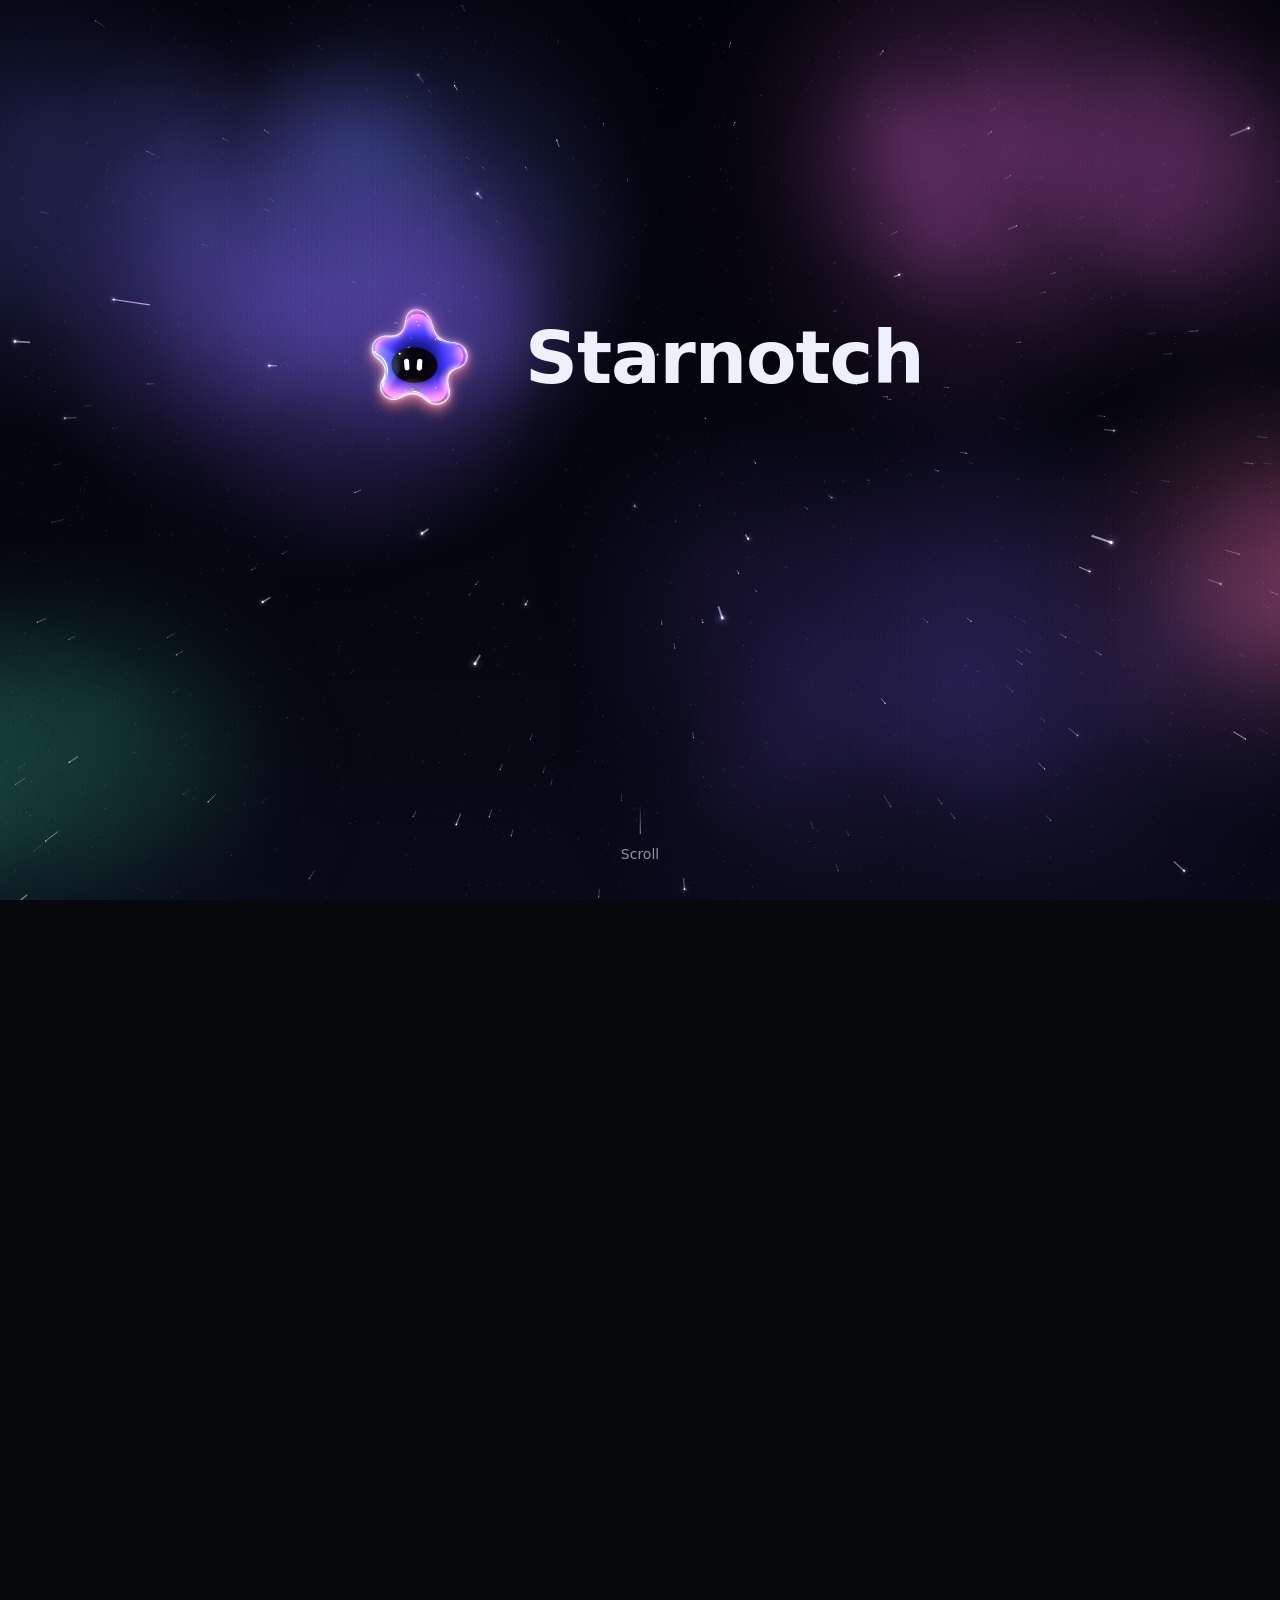
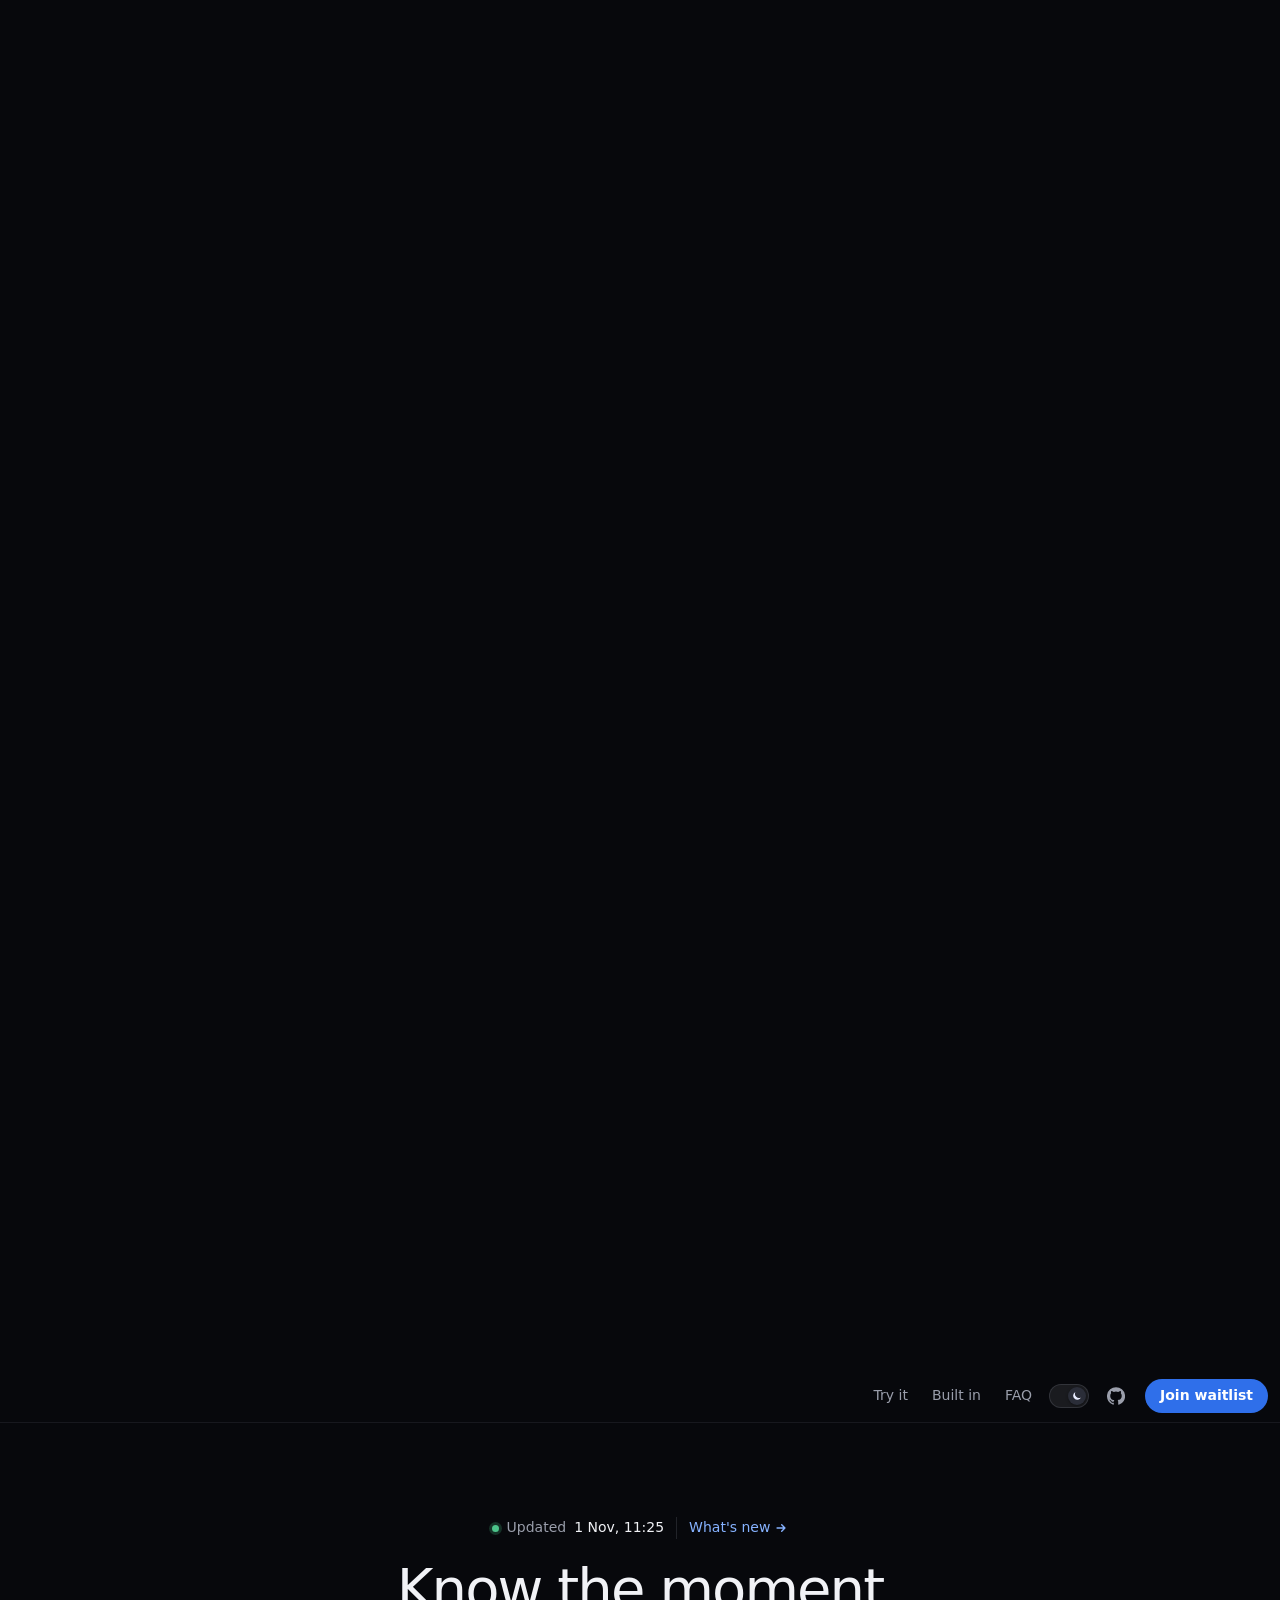
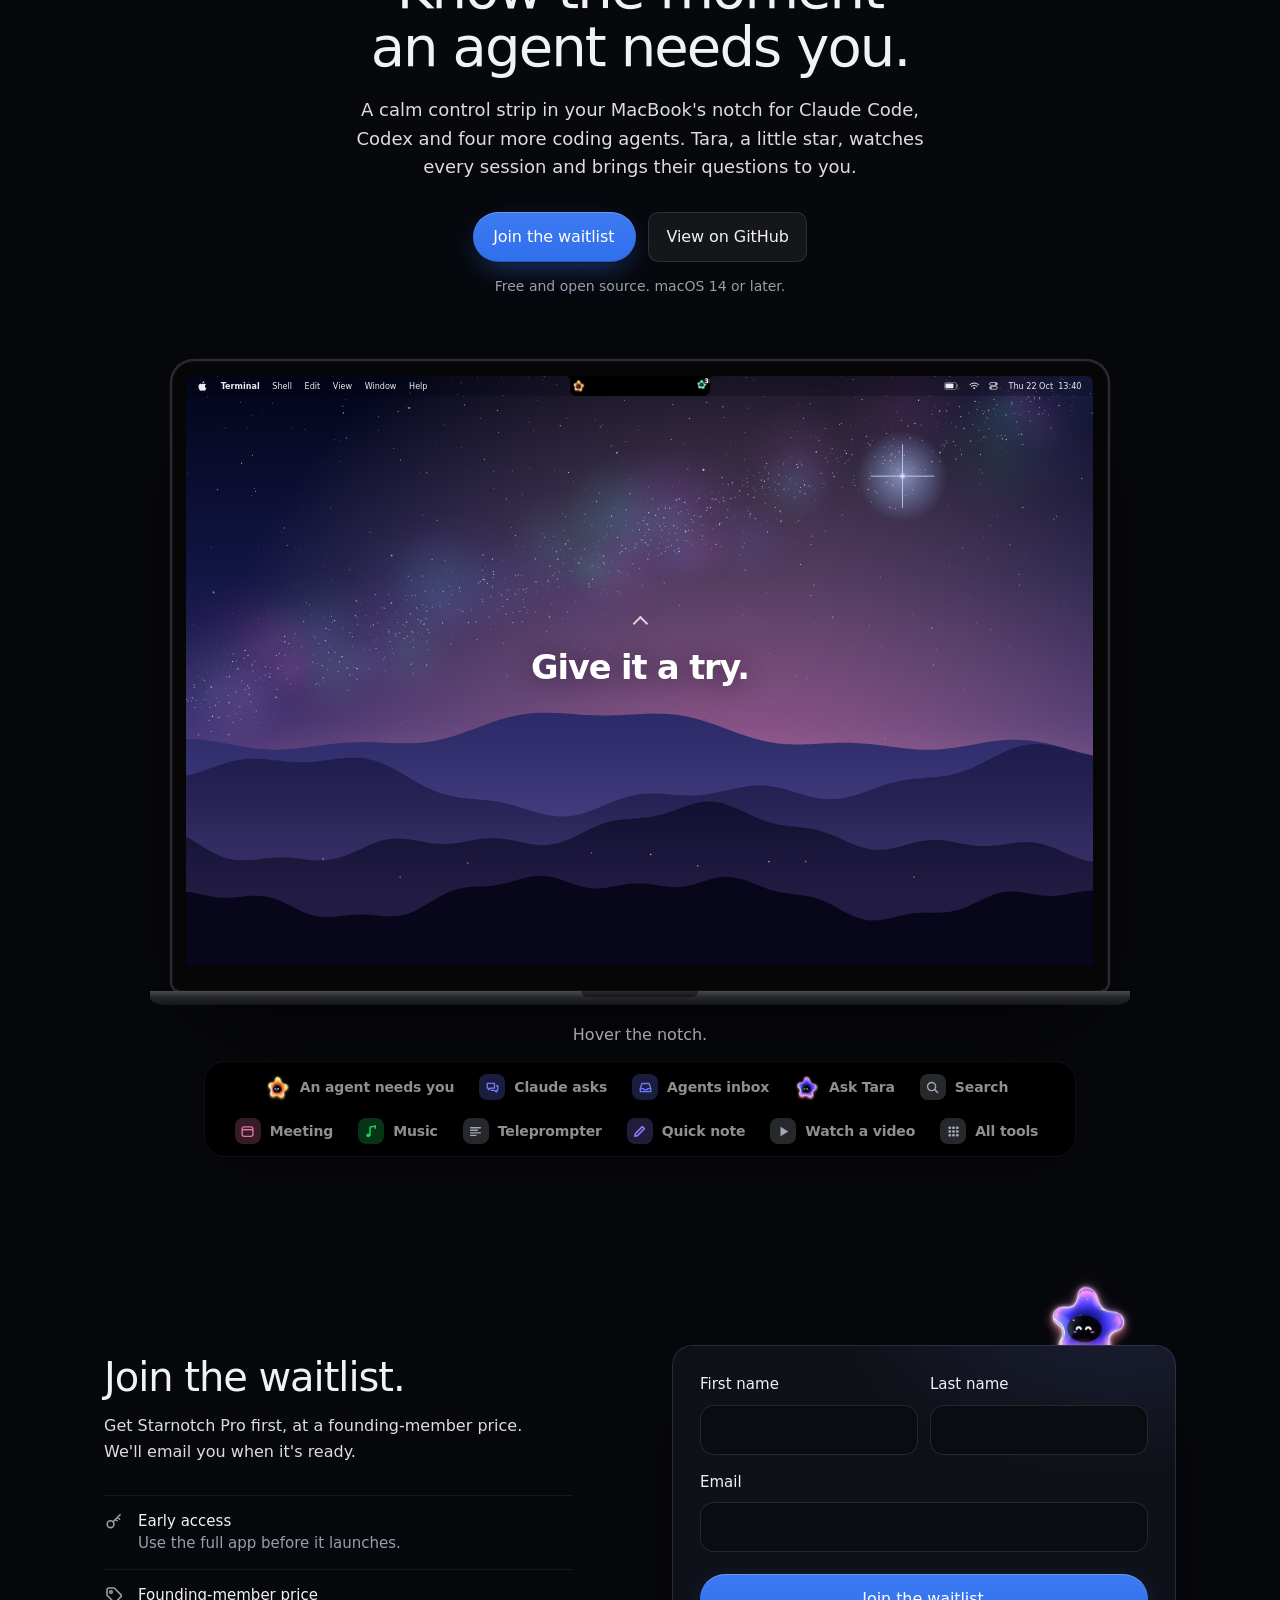
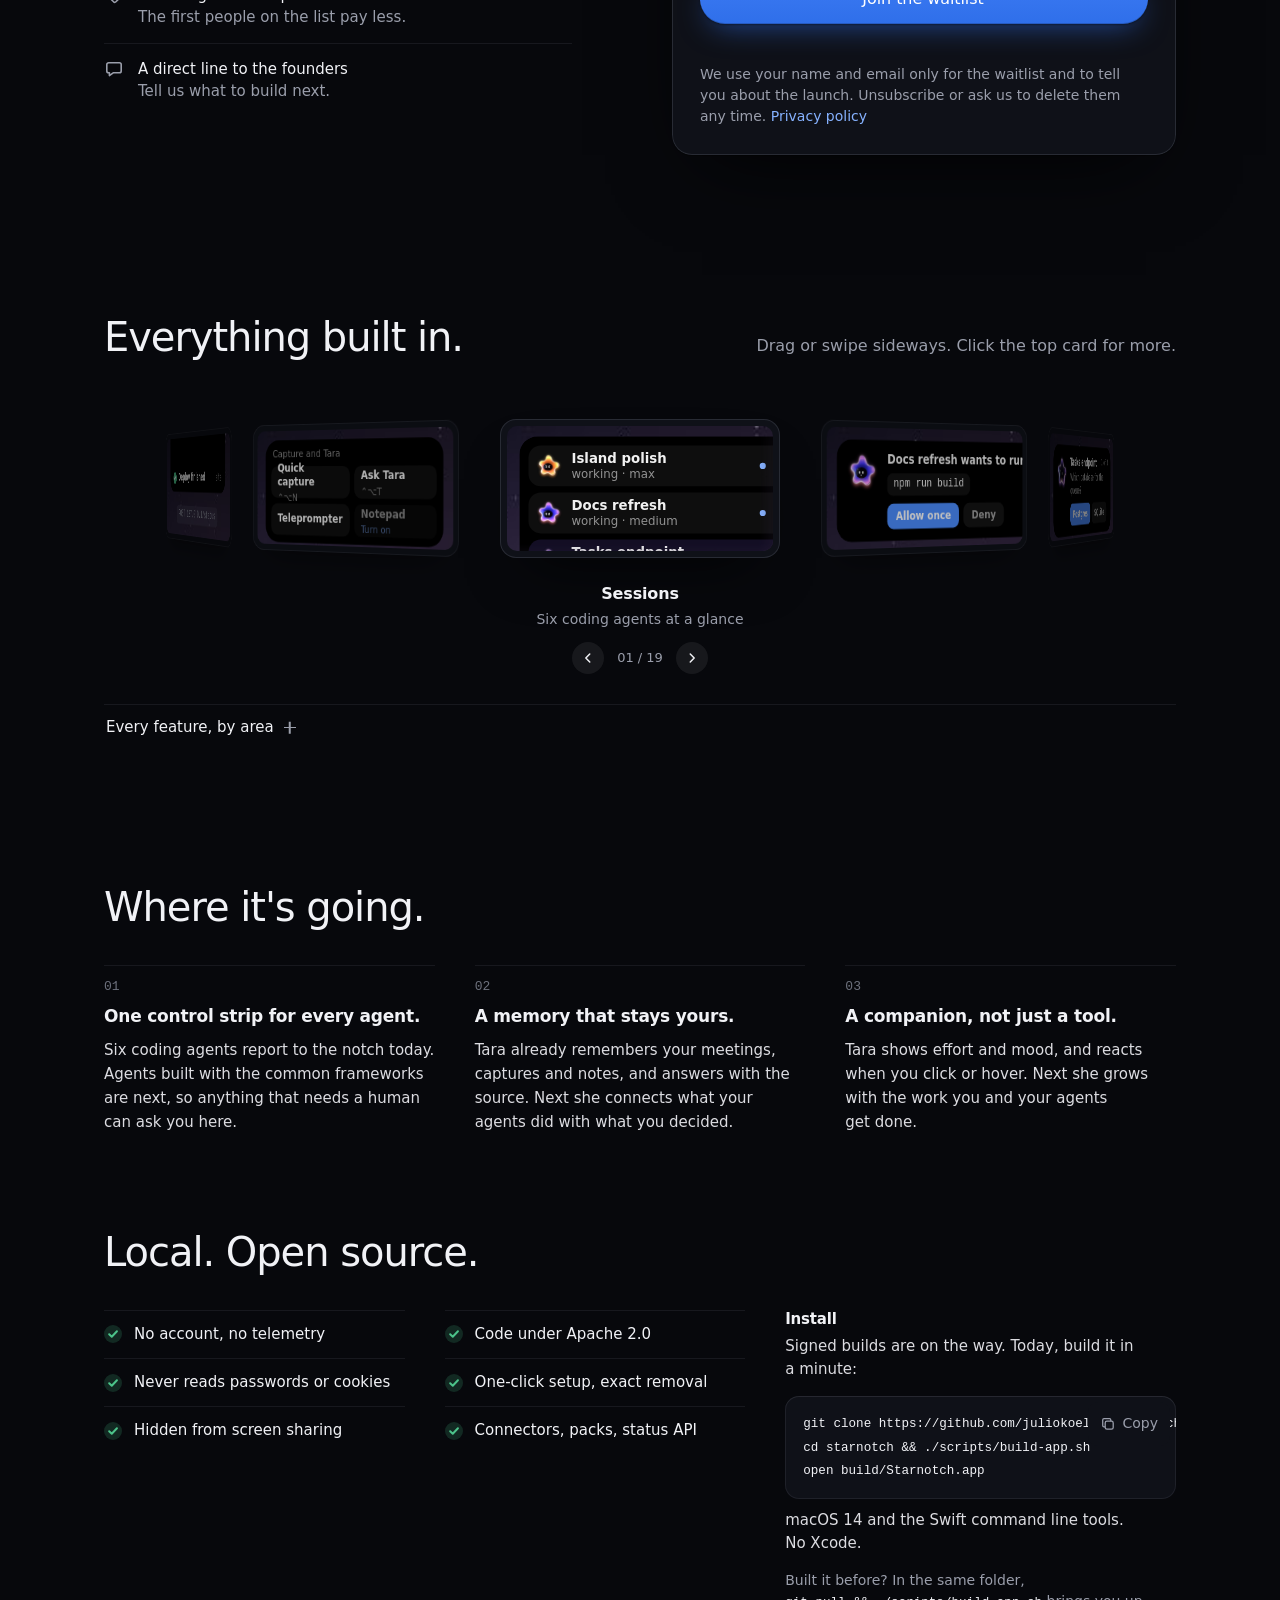
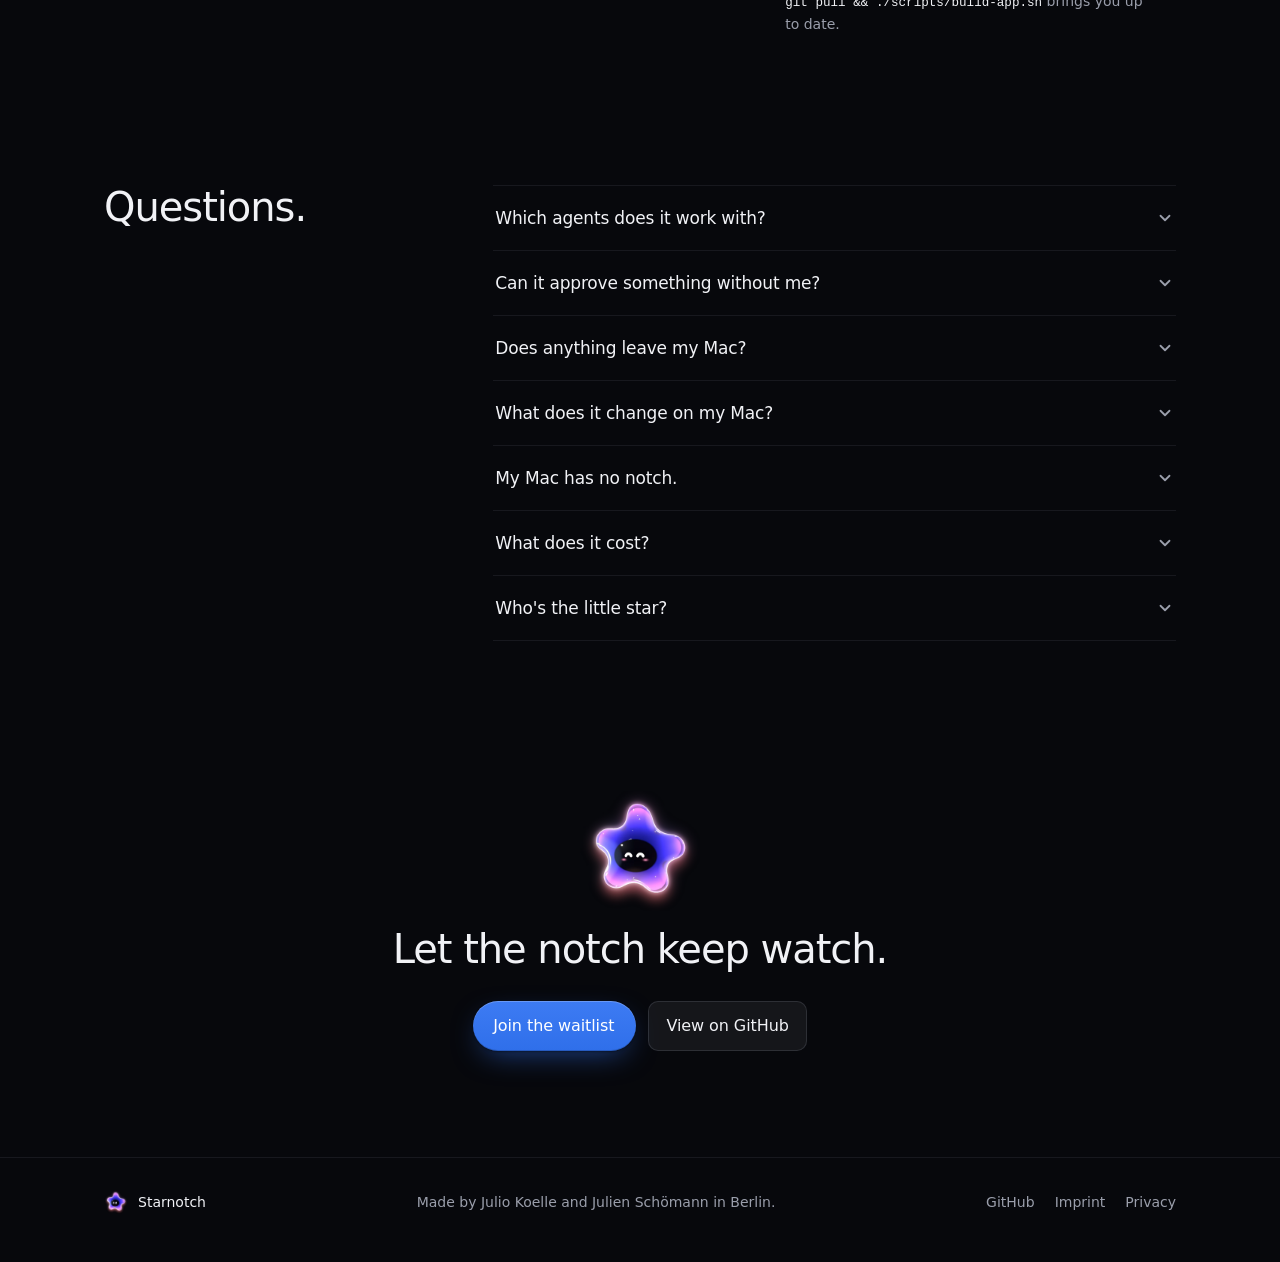
<file: index.html>
<!doctype html>
<html lang="en" data-theme="dark">
<head>
  <meta charset="utf-8">
  <meta name="viewport" content="width=device-width, initial-scale=1">
  <title>Starnotch · Know the moment an agent needs you</title>
  <meta name="description" content="Starnotch turns the MacBook notch into a calm control strip for your coding agents: Claude Code, Codex, Cursor, Copilot CLI, Gemini CLI and opencode. Approvals, one inbox for everything that needs you, and Tara, a little star who remembers your meetings and notes. Free and open source.">
  <meta property="og:title" content="Starnotch">
  <meta property="og:description" content="Know the moment an agent needs you. Free and open source for macOS.">
  <meta property="og:type" content="website">
  <meta property="og:image" content="https://starnotch.app/assets/og.png">
  <meta name="color-scheme" content="light dark">
  <meta name="theme-color" content="#07080c">
  <script>
    /* Dark by default; a choice made with the switch is remembered. Runs before first paint. */
    (function () { var t = 'dark'; try { t = localStorage.getItem('starnotch-theme') || 'dark'; } catch (e) {} document.documentElement.dataset.theme = t === 'light' ? 'light' : 'dark'; })();
  </script>
  <link rel="icon" href="favicon.ico?v=2" sizes="any">
  <link rel="icon" type="image/png" href="assets/icon-64.png?v=2">
  <link rel="apple-touch-icon" href="assets/apple-touch-icon.png?v=2">
  <link rel="stylesheet" href="shared/base.css">
  <link rel="stylesheet" href="shared/island.css?v=1029g">
  <link rel="stylesheet" href="style.css?v=1104a">
  <!-- Umami: visitor counts without cookies (privacy.html, section 2) -->
  <script defer src="https://cloud.umami.is/script.js" data-website-id="97f6c613-10b3-41fd-90ab-131f546e1269"></script>
</head>
<body>
  <script src="shared/sky.js"></script>
  <a class="skip" href="#main">Skip to content</a>


  <!-- The intro: a night sky you fly into as you scroll. The wordmark rides along and lands in the
       top-left of the bar as the page proper arrives. With reduced motion: a still sky, logo in place. -->
  <section class="intro" id="intro" aria-label="Starnotch">
    <div class="intro-frame" id="introFrame">
      <canvas class="sky" id="sky" aria-hidden="true"></canvas>
      <div class="intro-c">
        <p class="intro-line" id="l1">Your agents keep working while you look away.</p>
        <p class="intro-line" id="l2">Starnotch tells you when one needs you.</p>
      </div>
      <p class="cue" id="cue" aria-hidden="true"><span></span>Scroll</p>
    </div>
  </section>
  <div class="fly" id="fly" aria-hidden="true"><div><img src="assets/astra/nova/neutral.webp" alt="" width="28" height="28"><span>Starnotch</span></div></div>

  <header class="bar" id="bar">
    <a class="mark" id="mark" href="#play" aria-label="Starnotch, to the start of the page"><img src="assets/astra/nova/neutral.webp" alt="" width="28" height="28"><span>Starnotch</span></a>
    <nav class="bar-nav" aria-label="Sections">
      <a class="tx" href="#play">Try it</a>
      <a class="tx" href="#built-in">Built in</a>
      <a class="tx" href="#faq">FAQ</a>
      <button class="theme" id="theme" type="button" role="switch" aria-checked="false" aria-label="Dark mode">
        <span class="theme-track"><span class="theme-knob">
          <svg class="sun" viewBox="0 0 16 16" aria-hidden="true" fill="none" stroke="currentColor" stroke-width="1.5" stroke-linecap="round"><circle cx="8" cy="8" r="2.7"/><path d="M8 1.7v1.2M8 13.1v1.2M1.7 8h1.2M13.1 8h1.2M3.6 3.6l.85.85M11.55 11.55l.85.85M3.6 12.4l.85-.85M11.55 4.45l.85-.85"/></svg>
          <svg class="moon" viewBox="0 0 16 16" aria-hidden="true" fill="currentColor"><path d="M13.3 10.1A5.5 5.5 0 0 1 5.9 2.7a5.5 5.5 0 1 0 7.4 7.4Z"/></svg>
        </span></span>
      </button>
      <a class="gh" data-umami-event="github" data-umami-event-place="bar" href="https://github.com/juliokoelle/starnotch" aria-label="Starnotch on GitHub">
        <svg viewBox="0 0 16 16" aria-hidden="true"><path fill="currentColor" d="M8 .2a8 8 0 0 0-2.53 15.59c.4.07.55-.17.55-.38v-1.35c-2.23.49-2.7-1.07-2.7-1.07-.36-.92-.89-1.17-.89-1.17-.73-.5.05-.49.05-.49.8.06 1.23.83 1.23.83.72 1.22 1.88.87 2.33.66.07-.52.28-.87.5-1.07-1.78-.2-3.65-.89-3.65-3.95 0-.87.31-1.59.82-2.15-.08-.2-.36-1.02.08-2.12 0 0 .67-.21 2.2.82a7.6 7.6 0 0 1 4 0c1.53-1.03 2.2-.82 2.2-.82.44 1.1.16 1.92.08 2.12.51.56.82 1.28.82 2.15 0 3.07-1.87 3.75-3.66 3.95.29.25.54.73.54 1.48v2.2c0 .21.15.46.55.38A8 8 0 0 0 8 .2"/></svg>
      </a>
      <a class="bar-cta" data-umami-event="waitlist-cta" data-umami-event-place="bar" href="#waitlist">Join waitlist</a>
    </nav>
  </header>

  <main id="main" class="page">

    <section class="playsec" id="play" aria-labelledby="play-h">
      <div class="wrap play-head">
        <a class="updated" href="whats-new/" data-updated><span class="updated-dot" aria-hidden="true"></span>Updated <time datetime="2026-11-01T11:25:31Z">1 Nov, 12:25</time><span class="updated-more">What's new<svg width="14" height="14" viewBox="0 0 16 16" aria-hidden="true" fill="none" stroke="currentColor" stroke-width="1.6" stroke-linecap="round" stroke-linejoin="round"><path d="M3.5 8h9M8.8 4.3 12.5 8l-3.7 3.7"/></svg></span></a>
        <h1 id="play-h">Know the moment an agent needs&nbsp;you.</h1>
        <p class="lede">A calm control strip in your MacBook's notch for Claude Code, Codex and four more coding agents. Tara, a little star, watches every session and brings their questions to&nbsp;you.</p>
        <div class="ctas">
          <a class="btn btn-primary" data-umami-event="waitlist-cta" data-umami-event-place="hero" href="#waitlist">Join the waitlist</a>
          <a class="btn btn-secondary" data-umami-event="github" data-umami-event-place="hero" href="https://github.com/juliokoelle/starnotch">View on GitHub</a>
        </div>
        <p class="cta-note">Free and open source. macOS 14 or later.</p>
      </div>
      <!-- The one product shot: a 14-inch MacBook Pro display, drawn to scale (1512 x 982 pt),
           with the live notch at its real size (185 x 32 pt). Everything inside scales together. -->
      <div class="desk-view" id="deskView">
        <div class="desk" id="desk">
          <div class="desk-screen" id="screen">
            <canvas class="wall" id="wall" aria-hidden="true"></canvas>
            <div class="menubar" aria-hidden="true">
              <span class="mb-l"><svg class="apple" viewBox="0 0 14 17"><path fill="currentColor" d="M11.6 9c0-2 1.6-2.9 1.7-3a3.7 3.7 0 0 0-2.9-1.6c-1.2-.1-2.4.7-3 .7s-1.6-.7-2.6-.7A3.9 3.9 0 0 0 1.5 6.4c-1.4 2.4-.4 6 1 8 .7 1 1.4 2 2.5 2s1.4-.7 2.6-.7 1.5.7 2.6.7 1.8-1 2.4-2a8 8 0 0 0 1.1-2.3A3.4 3.4 0 0 1 11.6 9ZM9.6 3A3.4 3.4 0 0 0 10.4.5a3.5 3.5 0 0 0-2.3 1.2 3.3 3.3 0 0 0-.8 2.4A2.9 2.9 0 0 0 9.6 3Z"/></svg><b>Terminal</b><span>Shell</span><span>Edit</span><span>View</span><span>Window</span><span>Help</span></span>
              <span class="mb-r"><svg viewBox="0 0 22 12"><rect x=".6" y=".6" width="18.4" height="10.8" rx="3" fill="none" stroke="currentColor" stroke-width="1.1" opacity=".55"/><rect x="2.2" y="2.2" width="12.4" height="7.6" rx="1.6" fill="currentColor"/><path d="M20.4 4.2v3.6" stroke="currentColor" stroke-width="1.3" stroke-linecap="round" opacity=".55"/></svg><svg viewBox="0 0 16 12"><path d="M8 11.2 6.1 9.1a2.7 2.7 0 0 1 3.8 0Z" fill="currentColor"/><path d="M3.7 6.7a6.1 6.1 0 0 1 8.6 0M1.3 4.1a9.5 9.5 0 0 1 13.4 0" fill="none" stroke="currentColor" stroke-width="1.5" stroke-linecap="round"/></svg><svg viewBox="0 0 16 14"><rect x="1" y="1" width="14" height="5" rx="2.5" fill="none" stroke="currentColor" stroke-width="1.2"/><circle cx="12.5" cy="3.5" r="1.6" fill="currentColor"/><rect x="1" y="8" width="14" height="5" rx="2.5" fill="none" stroke="currentColor" stroke-width="1.2"/><circle cx="3.5" cy="10.5" r="1.6" fill="currentColor"/></svg><span class="num">Thu 22 Oct&nbsp; 13:40</span></span>
            </div>
            <div class="give"><span class="up" aria-hidden="true"></span><p>Give it a try.</p></div>
            <div class="screen-dim" id="dim"></div>
            <div id="island"></div>
          </div>
        </div>
        <div class="desk-foot" aria-hidden="true"></div>
      </div>
      <div class="coach" id="coach">
        <p class="hint" id="hint" aria-live="polite">Hover the notch.</p>
        <!-- What the notch can tell you, as the notch tells it: black, one line, a tinted icon. Idle, the
             display's notch plays these sneaks in turn; hover or focus one to see it, click to try it. -->
        <div class="sneaks" id="chips" role="group" aria-label="Things to try">
          <button class="sn" type="button" data-ev="ask" style="--c:#6E7BFF"><span class="sn-ic img" aria-hidden="true"><img src="assets/astra/sol/surprised.webp" alt="" width="26" height="26"></span><span class="sn-t">An agent needs you</span><span class="sn-bar" aria-hidden="true"></span></button>
          <button class="sn" type="button" data-ev="question" style="--c:#6E7BFF"><span class="sn-ic" aria-hidden="true"><svg viewBox="0 0 20 20" fill="none" stroke="currentColor" stroke-width="1.8" stroke-linejoin="round"><path d="M3 4.4h9.6v6.4H7.4L4.6 13v-2.2H3z"/><path d="M14.6 7.6H17v6.2h-1.6V16l-2.8-2.2H8.4v-1"/></svg></span><span class="sn-t">Claude asks</span><span class="sn-bar" aria-hidden="true"></span></button>
          <button class="sn" type="button" data-ev="inbox" style="--c:#6E7BFF"><span class="sn-ic" aria-hidden="true"><svg viewBox="0 0 20 20" fill="none" stroke="currentColor" stroke-width="1.8" stroke-linejoin="round"><path d="M3 11.4 5.2 4.6h9.6l2.2 6.8v4H3z"/><path d="M3 11.4h4.2l1 1.8h3.6l1-1.8H17"/></svg></span><span class="sn-t">Agents inbox</span><span class="sn-bar" aria-hidden="true"></span></button>
          <button class="sn" type="button" data-ev="tara" style="--c:#6E7BFF"><span class="sn-ic img" aria-hidden="true"><img src="assets/astra/nova/happy.webp" alt="" width="26" height="26"></span><span class="sn-t">Ask Tara</span><span class="sn-bar" aria-hidden="true"></span></button>
          <button class="sn" type="button" data-ev="search" style="--c:#a4a8b6"><span class="sn-ic" aria-hidden="true"><svg viewBox="0 0 20 20" fill="none" stroke="currentColor" stroke-width="1.9" stroke-linecap="round"><circle cx="8.8" cy="8.8" r="5.4"/><path d="m12.8 12.8 4 4"/></svg></span><span class="sn-t">Search</span><span class="sn-bar" aria-hidden="true"></span></button>
          <button class="sn" type="button" data-ev="meeting" style="--c:#e674a8"><span class="sn-ic" aria-hidden="true"><svg viewBox="0 0 20 20" fill="none" stroke="currentColor" stroke-width="1.8"><rect x="2.8" y="3.8" width="14.4" height="12.6" rx="2.6"/><path d="M2.8 7.6h14.4"/></svg></span><span class="sn-t">Meeting</span><span class="sn-bar" aria-hidden="true"></span></button>
          <button class="sn" type="button" data-ev="music" style="--c:#1ed760"><span class="sn-ic" aria-hidden="true"><svg viewBox="0 0 20 20" fill="none" stroke="currentColor" stroke-width="1.9" stroke-linecap="round"><path d="M8 15.2V4.2l7-1.4v3"/><circle cx="5.6" cy="15.2" r="2.4" fill="currentColor" stroke="none"/></svg></span><span class="sn-t">Music</span><span class="sn-bar" aria-hidden="true"></span></button>
          <button class="sn" type="button" data-ev="prompter" style="--c:#a4a8b6"><span class="sn-ic" aria-hidden="true"><svg viewBox="0 0 20 20" fill="none" stroke="currentColor" stroke-width="1.9" stroke-linecap="round"><path d="M3.5 5h13M3.5 8.4h9M3.5 11.8h13M3.5 15.2h7"/></svg></span><span class="sn-t">Teleprompter</span><span class="sn-bar" aria-hidden="true"></span></button>
          <button class="sn" type="button" data-ev="capture" style="--c:#8f76f6"><span class="sn-ic" aria-hidden="true"><svg viewBox="0 0 16 16" fill="none" stroke="currentColor" stroke-width="1.7" stroke-linecap="round" stroke-linejoin="round"><path d="M3 13l.6-2.8L11 2.8l2.2 2.2-7.4 7.4z"/></svg></span><span class="sn-t">Quick note</span><span class="sn-bar" aria-hidden="true"></span></button>
          <button class="sn" type="button" data-ev="watch" style="--c:#a4a8b6"><span class="sn-ic" aria-hidden="true"><svg viewBox="0 0 20 20" fill="currentColor"><path d="M6 3.8v12.4L16.4 10z"/></svg></span><span class="sn-t">Watch a video</span><span class="sn-bar" aria-hidden="true"></span></button>
          <button class="sn" type="button" data-ev="alltools" style="--c:#a4a8b6"><span class="sn-ic" aria-hidden="true"><svg viewBox="0 0 20 20" fill="currentColor"><rect x="3.2" y="3.2" width="3.6" height="3.6" rx="1"/><rect x="8.2" y="3.2" width="3.6" height="3.6" rx="1"/><rect x="13.2" y="3.2" width="3.6" height="3.6" rx="1"/><rect x="3.2" y="8.2" width="3.6" height="3.6" rx="1"/><rect x="8.2" y="8.2" width="3.6" height="3.6" rx="1"/><rect x="13.2" y="8.2" width="3.6" height="3.6" rx="1"/><rect x="3.2" y="13.2" width="3.6" height="3.6" rx="1"/><rect x="8.2" y="13.2" width="3.6" height="3.6" rx="1"/><rect x="13.2" y="13.2" width="3.6" height="3.6" rx="1"/></svg></span><span class="sn-t">All tools</span><span class="sn-bar" aria-hidden="true"></span></button>
        </div>
        <div class="knobs" id="knobs" hidden>
          <div class="seg" role="radiogroup" aria-label="Effort" id="effort"><span class="seg-ind" aria-hidden="true"></span></div>
          <div class="seg" role="radiogroup" aria-label="Character" id="chars">
            <span class="seg-ind" aria-hidden="true"></span>
            <button type="button" role="radio" aria-checked="true" data-v="astra">Tara</button>
            <button type="button" role="radio" aria-checked="false" data-v="cat">Cat</button>
          </div>
        </div>
      </div>
    </section>

    <!-- The waitlist for the full app. The form posts to one database function (main.js, part 5);
         data-endpoint and data-key are the Supabase project URL and its publishable key, public by design.
         Above the button: the place you'd get now and the spots left in the current tier, both real numbers.
         Tara sits behind the card and looks over its top edge; her face follows the state, and her star
         brightens while the form is in use. The groups sit in the database (waitlist_tiers, since
         05.11.2026): Founding 100, First 500, First 1,000, each with its own colour. Above the button the
         progress reads as a ladder: a full bar for each group already full (#wl-groups), then the open
         one. Past the Founding 100 the heading says it is full and the founding price drops out of the
         copy; past the last group the same form puts people on the updates list: heading, button and
         consent text change, the result shows no place and no link. -->
    <section class="waitlist" id="waitlist" aria-labelledby="waitlist-h">
      <div class="wrap wl-in">
        <div class="wl-copy">
          <h2 id="waitlist-h">Join the waitlist.</h2>
          <p id="wl-lead">Get Starnotch Pro first, at a founding-member price. We'll email you when it's ready.</p>
          <ul class="wl-perks">
            <li><svg viewBox="0 0 20 20" aria-hidden="true" fill="none" stroke="currentColor" stroke-width="1.6" stroke-linecap="round" stroke-linejoin="round"><circle cx="6.6" cy="13.2" r="3.4"/><path d="m9.1 10.7 7-7M13.6 6.2l2 2M11.6 8.2l1.5 1.5"/></svg><span><b>Early access</b>Use the full app before it launches.</span></li>
            <li id="wl-perk-price"><svg viewBox="0 0 20 20" aria-hidden="true" fill="none" stroke="currentColor" stroke-width="1.6" stroke-linejoin="round"><path d="M3 10.2V4.6C3 3.7 3.7 3 4.6 3h5.6l6.6 6.6c.6.6.6 1.6 0 2.3l-4.9 4.9c-.6.6-1.6.6-2.3 0Z"/><circle cx="7" cy="7" r="1.3"/></svg><span><b>Founding-member price</b>The first people on the list pay less.</span></li>
            <li><svg viewBox="0 0 20 20" aria-hidden="true" fill="none" stroke="currentColor" stroke-width="1.6" stroke-linejoin="round"><path d="M4.6 3.8h10.8c1 0 1.8.8 1.8 1.8V12c0 1-.8 1.8-1.8 1.8H9.2l-3.8 2.8v-2.8h-.8c-1 0-1.8-.8-1.8-1.8V5.6c0-1 .8-1.8 1.8-1.8Z"/></svg><span><b>A direct line to the founders</b>Tell us what to build next.</span></li>
          </ul>
        </div>
        <div class="wl-side">
          <img class="wl-tara" id="wl-tara" src="assets/astra/nova/happy.webp" alt="" width="96" height="96" loading="lazy">
          <div class="wl-card" id="wl-card">
            <form class="wl-form" id="wl" novalidate data-endpoint="https://mlxjdwwkwfiblyuttnqe.supabase.co" data-key="sb_publishable_LjvIPG_mSKhgeo7DHdmghw_xgRcT5eC">
              <p class="wl-proof" id="wl-proof" hidden><span class="wl-proof-dot" aria-hidden="true"></span><span>Join <b class="num" id="wl-count"></b> people on the waitlist.</span></p>
              <div class="wl-names">
                <div class="wl-field">
                  <label class="wl-label" for="wl-name">First name</label>
                  <input class="wl-input" id="wl-name" name="first_name" type="text" autocomplete="given-name" autocapitalize="words" spellcheck="false" maxlength="60" required aria-describedby="wl-msg">
                </div>
                <div class="wl-field">
                  <label class="wl-label" for="wl-last">Last name</label>
                  <input class="wl-input" id="wl-last" name="last_name" type="text" autocomplete="family-name" autocapitalize="words" spellcheck="false" maxlength="80" required aria-describedby="wl-msg">
                </div>
              </div>
              <div class="wl-field">
                <label class="wl-label" for="wl-email">Email</label>
                <input class="wl-input" id="wl-email" name="email" type="email" autocomplete="email" autocapitalize="off" spellcheck="false" maxlength="254" required aria-describedby="wl-msg wl-consent">
              </div>
              <div class="wl-hp" aria-hidden="true"><label for="wl-website">Website</label><input id="wl-website" name="website" type="text" tabindex="-1" autocomplete="off"></div>
              <div class="wl-next" id="wl-next" hidden>
                <p class="wl-next-l">Join now and you'll be <b class="num" id="wl-next-n"></b>.</p>
                <div id="wl-groups"></div>
                <p class="wl-tier" id="wl-tier" hidden><span class="wl-meter" aria-hidden="true"><span class="wl-meter-i" id="wl-meter-i"></span></span><span class="num" id="wl-tier-t"></span></p>
              </div>
              <button class="btn btn-primary wl-btn" type="submit" data-umami-event="waitlist" data-umami-event-place="section"><span class="wl-spin" aria-hidden="true"></span><span id="wl-btn-t">Join the waitlist</span></button>
              <p class="wl-msg" id="wl-msg" role="status" aria-live="polite"></p>
              <p class="cta-note wl-consent" id="wl-consent"><span id="wl-consent-t">We use your name and email only for the waitlist and to tell you about the launch. Unsubscribe or ask us to delete them any time.</span> <a href="privacy.html#waitlist">Privacy policy</a></p>
            </form>
            <div class="wl-done" id="wl-done" hidden>
              <h3 class="wl-done-h" id="wl-done-h" tabindex="-1"><span class="ck" aria-hidden="true"></span><span id="wl-done-t">You're on the list.</span></h3>
              <p class="cta-note wl-mailnote" id="wl-mailnote" hidden>Check your inbox and confirm your email to keep your spot.</p>
              <div class="wl-ref" id="wl-ref">
                <p class="wl-pos">You're <b class="num" id="wl-pos"></b><span class="wl-badge" id="wl-badge" hidden><img src="assets/astra/nova/joyful.webp" alt="" width="18" height="18"><span id="wl-badge-t"></span></span></p>
                <p class="wl-up" id="wl-up">Every friend who joins moves you up.</p>
                <div class="code wl-link">
                  <pre><code id="wl-url"></code></pre>
                  <button class="copy" type="button" id="wl-copy" data-umami-event="waitlist-copy-link" aria-label="Copy your link"><svg viewBox="0 0 20 20" aria-hidden="true" fill="none" stroke="currentColor" stroke-width="1.6" stroke-linejoin="round"><rect x="6.5" y="6.5" width="10" height="10" rx="2.2"/><path d="M13.5 6.5V5a1.6 1.6 0 0 0-1.6-1.6H5A1.6 1.6 0 0 0 3.4 5v6.9A1.6 1.6 0 0 0 5 13.5h1.5"/></svg><span>Copy</span></button>
                </div>
                <div class="wl-share" role="group" aria-label="Share your link">
                  <span class="wl-share-l" aria-hidden="true">Share</span>
                  <a class="wl-sh" id="wl-sh-x" data-umami-event="waitlist-share" data-umami-event-channel="x" target="_blank" rel="noopener" aria-label="Share on X"><svg viewBox="0 0 24 24" aria-hidden="true"><path fill="currentColor" d="M18.9 1.15h3.68l-8.04 9.19L24 22.85h-7.4l-5.8-7.59-6.64 7.59H.47l8.6-9.83L0 1.15h7.6l5.24 6.93Zm-1.29 19.5h2.04L6.49 3.24H4.3Z"/></svg></a>
                  <a class="wl-sh" id="wl-sh-in" data-umami-event="waitlist-share" data-umami-event-channel="linkedin" target="_blank" rel="noopener" aria-label="Share on LinkedIn"><svg viewBox="0 0 24 24" aria-hidden="true"><path fill="currentColor" d="M20.45 20.45h-3.56v-5.57c0-1.33-.02-3.04-1.85-3.04-1.85 0-2.14 1.45-2.14 2.94v5.67H9.35V9h3.41v1.56h.05c.48-.9 1.64-1.85 3.37-1.85 3.6 0 4.27 2.37 4.27 5.46v6.28ZM5.34 7.43a2.06 2.06 0 1 1 0-4.13 2.06 2.06 0 0 1 0 4.13Zm1.78 13.02H3.56V9h3.56v11.45ZM22.23 0H1.77C.79 0 0 .77 0 1.73v20.54C0 23.23.79 24 1.77 24h20.45c.98 0 1.78-.77 1.78-1.73V1.73C24 .77 23.2 0 22.22 0Z"/></svg></a>
                  <a class="wl-sh" id="wl-sh-wa" data-umami-event="waitlist-share" data-umami-event-channel="whatsapp" target="_blank" rel="noopener" aria-label="Share on WhatsApp"><svg viewBox="0 0 24 24" aria-hidden="true"><path fill="currentColor" d="M17.47 14.38c-.3-.15-1.76-.87-2.03-.97-.27-.1-.47-.15-.67.15-.2.3-.77.97-.94 1.16-.17.2-.35.22-.64.08-.3-.15-1.26-.47-2.39-1.48-.88-.79-1.48-1.76-1.65-2.06-.17-.3-.02-.46.13-.6.13-.14.3-.35.45-.52.15-.18.2-.3.3-.5.1-.2.05-.37-.03-.52-.07-.15-.67-1.61-.92-2.2-.24-.59-.49-.5-.67-.51h-.57c-.2 0-.52.07-.79.37-.27.3-1.04 1.02-1.04 2.48 0 1.46 1.07 2.88 1.21 3.07.15.2 2.1 3.2 5.08 4.49.71.3 1.26.49 1.7.62.71.23 1.36.2 1.87.12.57-.09 1.76-.72 2-1.41.25-.7.25-1.29.18-1.41-.08-.13-.27-.2-.57-.35m-5.42 7.4h-.01a9.87 9.87 0 0 1-5.03-1.37l-.36-.22-3.74.98 1-3.65-.24-.37a9.86 9.86 0 0 1-1.51-5.26c0-5.45 4.44-9.88 9.89-9.88 2.64 0 5.12 1.03 6.99 2.9a9.83 9.83 0 0 1 2.89 6.99c0 5.45-4.44 9.88-9.88 9.88m8.41-18.3A11.82 11.82 0 0 0 12.05 0C5.5 0 .16 5.34.16 11.89c0 2.1.55 4.14 1.59 5.95L.06 24l6.3-1.65a11.88 11.88 0 0 0 5.68 1.45h.01c6.55 0 11.89-5.34 11.89-11.9a11.82 11.82 0 0 0-3.48-8.41Z"/></svg></a>
                  <a class="wl-sh" id="wl-sh-mail" data-umami-event="waitlist-share" data-umami-event-channel="email" aria-label="Share by email"><svg viewBox="0 0 20 20" aria-hidden="true" fill="none" stroke="currentColor" stroke-width="1.6" stroke-linejoin="round"><rect x="2.6" y="4.4" width="14.8" height="11.2" rx="2.2"/><path d="m3.4 6 6.6 5 6.6-5"/></svg></a>
                </div>
              </div>
            </div>
          </div>
        </div>
      </div>
    </section>

    <section class="built" id="built-in" aria-labelledby="built-h">
      <div class="wrap">
        <div class="sec-head">
          <h2 id="built-h">Everything built in.</h2>
          <p id="built-sub">Hover a tile.</p>
        </div>
        <!-- Each tile is a 260 x 122 pt crop at the app's real point sizes (notch 185 x 32), scaled to the tile. -->
        <ul class="tiles">
          <li class="tile t-sessions"><div class="viz" aria-hidden="true"><div class="vz">
            <div class="frag list"><div class="r"><img src="assets/astra/sol/determined.webp" alt=""><span><b>Island polish</b><em>working · max</em></span><i class="st w"></i></div><div class="r"><img src="assets/astra/nova/neutral.webp" alt=""><span><b>Docs refresh</b><em>working · medium</em></span><i class="st w"></i></div><div class="r"><img src="assets/astra/cosmo/surprised.webp" alt=""><span><b>Tasks endpoint</b><em>your turn · xhigh</em></span><i class="st y"></i></div></div>
          </div></div><b>Sessions</b><span>Six coding agents at a glance</span></li>
          <li class="tile t-ask"><div class="viz" aria-hidden="true"><div class="vz">
            <div class="frag card"><img src="assets/astra/nova/surprised.webp" alt=""><div><p>Docs refresh wants to run</p><code>npm run build</code><span class="btns"><em class="ok">Allow once</em><em>Deny</em></span></div></div>
          </div></div><b>Approvals</b><span>Allow or deny in the notch</span></li>
          <li class="tile t-inbox"><div class="viz" aria-hidden="true"><div class="vz">
            <div class="frag card"><img src="assets/astra/cosmo/thinking.webp" alt=""><div><p>Tasks endpoint</p><span class="sub">Which database for the queue?</span><span class="btns"><em class="ok">Postgres</em><em>SQLite</em></span></div><span class="count num">1 of 3</span></div>
          </div></div><b>Agents inbox</b><span>What needs you, one at a time</span></li>
          <li class="tile t-limits"><div class="viz" aria-hidden="true"><div class="vz">
            <div class="mn sneak grow"><div class="row"><svg class="gauge" viewBox="0 0 16 16"><path d="M2.6 12.2a6.2 6.2 0 1 1 10.8 0" fill="none" stroke="currentColor" stroke-width="1.6" stroke-linecap="round"/><path d="M8 9 10.8 5.6" stroke="currentColor" stroke-width="1.6" stroke-linecap="round"/></svg><b>Claude full at 16:40</b><em class="num"><span class="pct">82</span> %</em></div></div>
          </div></div><b>Plan limits</b><span>When you run out, at this pace</span></li>
          <li class="tile t-tara"><div class="viz" aria-hidden="true"><div class="vz">
            <div class="frag qa"><p class="ask">What did we decide on pricing?</p><div class="ans"><img src="assets/astra/nova/happy.webp" alt=""><span><b>Annual plans only, from 1 December.</b><em>Weekly sync · 21 Oct</em></span></div></div>
          </div></div><b>Ask Tara</b><span>Answers from meetings and notes</span></li>
          <li class="tile t-meet"><div class="viz" aria-hidden="true"><div class="vz">
            <div class="mn peek"><span class="ear l"><img src="assets/astra/nova/surprised.webp" alt=""></span><span class="ear r"><span class="rec"></span></span><div class="row"><b>Decided: launch 4 Nov</b><em>21 Oct</em></div></div>
          </div></div><b>Meeting memory</b><span>Recalls what you decided</span></li>
          <li class="tile t-jump"><div class="viz" aria-hidden="true"><div class="vz">
            <div class="mn peek"><span class="ear l"><img src="assets/astra/nova/joyful.webp" alt=""></span><div class="row"><b>Docs refresh</b><em>Done · 4 files</em></div></div>
            <div class="term-crop"><div class="tabs"><i>notes</i><i>site</i><i class="go">api-server</i></div><div class="lines"><i></i><i></i></div></div>
          </div></div><b>Jump back</b><span>Into the exact terminal tab</span></li>
          <li class="tile t-long"><div class="viz" aria-hidden="true"><div class="vz">
            <div class="mn sneak"><div class="row"><span class="spin"></span><b>swift build</b><em class="num">2 m 14 s</em></div></div>
            <div class="term-crop cmd"><code><span class="p">$</span> swift build</code><code class="d">Compiling 42 files</code></div>
          </div></div><b>Long commands</b><span>A tick when the build ends</span></li>
          <li class="tile t-pal"><div class="viz" aria-hidden="true"><div class="vz">
            <div class="frag pal"><div class="in"><svg viewBox="0 0 16 16"><circle cx="7" cy="7" r="4.6" fill="none" stroke="currentColor" stroke-width="1.6"/><path d="m10.4 10.4 3.2 3.2" stroke="currentColor" stroke-width="1.6" stroke-linecap="round"/></svg><span class="type">tasks</span><span class="caret"></span></div><div class="r on"><img src="assets/astra/cosmo/neutral.webp" alt=""><b>Tasks endpoint</b><em>Session</em></div><div class="r"><i class="evbar"></i><b>Tasks review, 15:00</b><em>Today</em></div></div>
          </div></div><b>Search everything</b><span>One palette on ⌃⌥K</span></li>
          <li class="tile t-cal"><div class="viz" aria-hidden="true"><div class="vz">
            <div class="mn peek"><span class="ear l cal"><svg viewBox="0 0 16 16"><rect x="2" y="3" width="12" height="11" rx="2.4" fill="none" stroke="currentColor" stroke-width="1.5"/><path d="M2 6.6h12" stroke="currentColor" stroke-width="1.5"/></svg></span><span class="ear r num">5m</span><div class="row"><b>Intro call</b><em>Zoom</em><span class="join">Join</span></div></div>
          </div></div><b>Calendar</b><span>Day, week, month, one-click Join</span></li>
          <li class="tile t-leave"><div class="viz" aria-hidden="true"><div class="vz">
            <div class="mn sneak grow"><div class="row"><svg class="pin" viewBox="0 0 16 16"><path d="M8 14.4s4.6-4.1 4.6-7.7a4.6 4.6 0 0 0-9.2 0c0 3.6 4.6 7.7 4.6 7.7Z" fill="none" stroke="currentColor" stroke-width="1.6" stroke-linejoin="round"/><circle cx="8" cy="6.7" r="1.6" fill="currentColor"/></svg><b>Leave now</b><em>18 min by car</em></div></div>
            <div class="ev"><i></i><span><b>Lunch</b> 13:00</span><em>leave 12:42</em></div>
          </div></div><b>Time to leave</b><span>When to go, from where you are</span></li>
          <li class="tile t-music"><div class="viz" aria-hidden="true"><div class="vz">
            <div class="mn compact hoverpeek"><span class="ear l"><span class="cover"></span></span><span class="ear r"><span class="eq"><i></i><i></i><i></i><i></i></span></span><div class="row"><b>Low Tide Lights</b><em>Ola Brenn</em></div></div>
          </div></div><b>Now playing</b><span>Most players, synced lyrics</span></li>
          <li class="tile t-prompt"><div class="viz" aria-hidden="true"><div class="vz">
            <div class="mn band"><div class="script"><div class="roll"><p>Thanks for having me.</p><p>Today I want to show you</p><p>three things we shipped</p><p class="dir">[smile]</p><p>and why they matter.</p><p>Let's start with the first.</p></div></div></div>
          </div></div><b>Teleprompter</b><span>Your script right under the camera</span></li>
          <li class="tile t-capture"><div class="viz" aria-hidden="true"><div class="vz">
            <div class="frag field"><span class="type">Send <span class="tok p">Grace</span> the draft <span class="tok d">Friday 10:00</span></span><span class="caret"></span></div>
            <div class="evchip"><i></i>Fri 10:00 · Send Grace the draft</div>
          </div></div><b>Quick capture</b><span>One line, dates understood</span></li>
          <li class="tile t-sys"><div class="viz" aria-hidden="true"><div class="vz">
            <div class="frag sys"><span class="k">CPU <small>12 cores</small></span><span class="v num">45 %</span><svg viewBox="0 0 120 30" preserveAspectRatio="none"><path pathLength="100" d="M0 22 L10 20 L20 23 L30 18 L40 19 L50 12 L60 15 L70 9 L80 13 L90 11 L100 16 L110 10 L120 12"/></svg></div>
          </div></div><b>System</b><span>CPU, memory, battery</span></li>
          <li class="tile t-watch"><div class="viz" aria-hidden="true"><div class="vz">
            <div class="mn sneak"><div class="row"><span class="dot"></span><b class="msg">1 update while you watched</b></div></div>
            <div class="video"><span class="play-ic"></span><span class="scrub"><i></i></span></div>
          </div></div><b>Watch mode</b><span>Quiet while you watch</span></li>
          <li class="tile t-chars"><div class="viz" aria-hidden="true"><span class="row"><img src="assets/astra/mint/happy.webp" alt=""><img src="assets/astra/nova/happy.webp" alt=""><img src="assets/astra/aurora/happy.webp" alt=""><img src="assets/astra/cosmo/happy.webp" alt=""><img src="assets/astra/sol/happy.webp" alt=""><img src="assets/astra/rose/happy.webp" alt=""><img src="assets/cat/happy.webp" alt=""></span></div>
            <b>Characters</b><span>Colour shows the effort</span></li>
          <li class="tile t-api"><div class="viz" aria-hidden="true"><div class="vz">
            <div class="mn sneak drop"><div class="row"><span class="ok"></span><b>Deploy finished</b><em>site</em></div></div>
            <code class="curl">POST 127.0.0.1/status</code>
          </div></div><b>Status API</b><span>Your scripts in the notch</span></li>
          <li class="tile t-all"><div class="viz" aria-hidden="true"><div class="vz">
            <div class="frag grid"><span class="lbl">Capture and Tara</span><i><b>Quick capture</b><kbd>⌃⌥N</kbd></i><i class="go"><b>Ask Tara</b><kbd>⌃⌥T</kbd></i><i><b>Teleprompter</b></i><i class="off"><b>Notepad</b><em>Turn on</em></i></div>
          </div></div><b>All tools</b><span>Every tool in one tab</span></li>
        </ul>
        <!-- Every feature once, grouped as the app's All tools tab groups them. Only what is on main. -->
        <details class="more">
          <summary>Every feature, by area<i aria-hidden="true"></i></summary>
          <div class="areas">
            <section class="area"><h3>Agents</h3><ul>
              <li>Claude Code, Codex, Cursor, Copilot CLI, Gemini CLI and opencode</li>
              <li>Approvals in the notch, or tell the agent what to do instead</li>
              <li>Claude Code's questions answered in the notch</li>
              <li>Agents inbox <kbd class="k">⌃⌥A</kbd> and command palette <kbd class="k">⌃⌥K</kbd></li>
              <li>Plan limits, subagents, context and recent sessions</li>
              <li>Loops from any recurring agent, a line when a long command ends</li>
              <li>A click jumps to the session's terminal tab</li>
              <li>Status API and MCP server for your own scripts</li>
            </ul></section>
            <section class="area"><h3>Tara and capture</h3><ul>
              <li>Ask Tara <kbd class="k">⌃⌥T</kbd>: type, speak or drop a file</li>
              <li>Quick capture <kbd class="k">⌃⌥N</kbd>, its inbox <kbd class="k">⌃⌥I</kbd>, as plain Markdown</li>
              <li>Your notes from an Obsidian vault, a Markdown folder or Apple Notes</li>
              <li>Notepad, and dictation with Wispr Flow</li>
              <li>Her memory: pause it, a switch per source, delete, apps never recorded</li>
              <li>Her memory in Claude Desktop, Claude Code, Cursor and ChatGPT, read only</li>
              <li>She thinks with your Claude or ChatGPT plan, an API key, Apple Intelligence or simple rules</li>
            </ul></section>
            <section class="area"><h3>Meetings and calendar</h3><ul>
              <li>Day, week and month, Join on <kbd class="k">⌃⌥J</kbd></li>
              <li>Today: to-dos, weather, the morning briefing, sleep from Oura or WHOOP</li>
              <li>Time to leave, and Check camera before a call</li>
              <li>New events and reminders, typed in plain words</li>
              <li>The meeting agent, with Jamie, Granola, Wispr Flow or Fathom</li>
              <li>Quiet during meetings</li>
            </ul></section>
            <section class="area"><h3>Media</h3><ul>
              <li>Now playing for most players, browsers included</li>
              <li>Synced lyrics and a volume per app</li>
              <li>Shuffle, repeat and favorite</li>
              <li>A teleprompter that follows your voice</li>
            </ul></section>
            <section class="area"><h3>Files and tools</h3><ul>
              <li>All tools: every tool in one tab</li>
              <li>Clipboard history <kbd class="k">⌃⌥V</kbd>, images included</li>
              <li>A file shelf with AirDrop, Zip and an image converter</li>
              <li>Countdown, stopwatch and focus timer</li>
              <li>A launcher for your Shortcuts and apps</li>
              <li>A line when a download finishes</li>
            </ul></section>
            <section class="area"><h3>Notch and system</h3><ul>
              <li>CPU, GPU, memory, network and the apps behind them</li>
              <li>Batteries of your Mac, AirPods, mouse, keyboard and trackpad</li>
              <li>Keep awake, also with the lid closed</li>
              <li>Watch mode <kbd class="k">⌃⌥W</kbd></li>
              <li>Hover to peek, click or <kbd class="k">⌃⌥Space</kbd> to open, hold for the wheel</li>
              <li>On one display or all, a pill without a notch, hidden from screen sharing</li>
              <li>Tara, the Cat and Pebbles, more through character packs</li>
              <li>English and German</li>
            </ul></section>
          </div>
          <p>Out of the box the notch shows your agents, your calendar, what's playing and All tools, and the teleprompter is ready in <kbd class="k">⌃⌥K</kbd>. Every other tool is off until you switch it on, in the setup, in Settings or with Turn on in All tools.</p>
          <p class="planned"><b>Planned:</b> approvals on your phone · cloud sessions · SDKs for agent frameworks · signed builds with automatic updates.</p>
        </details>
      </div>
    </section>

    <section class="next" id="next" aria-labelledby="next-h">
      <div class="wrap">
        <div class="sec-head"><h2 id="next-h">Where it's going.</h2></div>
        <ol class="next-list">
          <li><b>One control strip for every agent.</b><p>Six coding agents report to the notch today. Agents built with the common frameworks are next, so anything that needs a human can ask you here.</p></li>
          <li><b>A memory that stays yours.</b><p>Tara already remembers your meetings, captures and notes, and answers with the source. Next she connects what your agents did with what you decided.</p></li>
          <li><b>A companion, not just a tool.</b><p>Tara shows effort and mood, and reacts when you click or hover. Next she grows with the work you and your agents get done.</p></li>
        </ol>
      </div>
    </section>

    <section class="open" id="open" aria-labelledby="open-h">
      <div class="wrap">
        <div class="sec-head"><h2 id="open-h">Local. Open source.</h2></div>
        <div class="open-grid">
          <ul class="facts">
            <li><span class="ck" aria-hidden="true"></span>No account, no telemetry</li>
            <li><span class="ck" aria-hidden="true"></span>Never reads passwords or cookies</li>
            <li><span class="ck" aria-hidden="true"></span>Hidden from screen sharing</li>
          </ul>
          <ul class="facts">
            <li><span class="ck" aria-hidden="true"></span>Code under Apache 2.0</li>
            <li><span class="ck" aria-hidden="true"></span>One-click setup, exact removal</li>
            <li><span class="ck" aria-hidden="true"></span>Connectors, packs, status API</li>
          </ul>
          <div class="install" id="install">
            <h3>Install</h3>
            <p>Signed builds are on the way. Today, build it in a minute:</p>
            <div class="code">
              <pre><code id="cmds">git clone https://github.com/juliokoelle/starnotch.git
cd starnotch && ./scripts/build-app.sh
open build/Starnotch.app</code></pre>
              <button class="copy" type="button" id="copy" data-umami-event="copy-install-commands" aria-label="Copy the commands"><svg viewBox="0 0 20 20" aria-hidden="true" fill="none" stroke="currentColor" stroke-width="1.6" stroke-linejoin="round"><rect x="6.5" y="6.5" width="10" height="10" rx="2.2"/><path d="M13.5 6.5V5a1.6 1.6 0 0 0-1.6-1.6H5A1.6 1.6 0 0 0 3.4 5v6.9A1.6 1.6 0 0 0 5 13.5h1.5"/></svg><span>Copy</span></button>
            </div>
            <p class="cta-note">macOS 14 and the Swift command line tools. No Xcode.</p>
            <p class="update-note">Built it before? In the same folder, <code>git pull && ./scripts/build-app.sh</code> brings you up to date.</p>
          </div>
        </div>
      </div>
    </section>

    <section class="faq" id="faq" aria-labelledby="faq-h">
      <div class="wrap faq-in">
        <h2 id="faq-h">Questions.</h2>
        <div class="qs">
          <details class="q"><summary>Which agents does it work with?<svg class="chev" viewBox="0 0 16 16" aria-hidden="true"><path d="m4 6 4 4 4-4" fill="none" stroke="currentColor" stroke-width="1.6" stroke-linecap="round" stroke-linejoin="round"/></svg></summary><div class="a"><p>Claude Code and Codex, in the terminal, their desktop apps or your editor. Cursor, GitHub Copilot CLI, Gemini CLI and opencode show their sessions too. Approvals from the notch work with Claude Code and Codex, and with Cursor, Copilot CLI and opencode if you choose that in the setup.</p></div></details>
          <details class="q"><summary>Can it approve something without me?<svg class="chev" viewBox="0 0 16 16" aria-hidden="true"><path d="m4 6 4 4 4-4" fill="none" stroke="currentColor" stroke-width="1.6" stroke-linecap="round" stroke-linejoin="round"/></svg></summary><div class="a"><p>No. Only your click or key allows. Without an answer in 60 seconds (30 for Cursor and Copilot CLI), the agent asks in its own window as usual.</p></div></details>
          <details class="q"><summary>Does anything leave my Mac?<svg class="chev" viewBox="0 0 16 16" aria-hidden="true"><path d="m4 6 4 4 4-4" fill="none" stroke="currentColor" stroke-width="1.6" stroke-linecap="round" stroke-linejoin="round"/></svg></summary><div class="a"><p>Not on its own. It reads the agents' local session files, read-only. No account, no telemetry. The tools you switch on say what they send: Ask Tara and the meeting agent think with your own Claude plan or API key, and Ask Tara can use Apple Intelligence on this Mac instead. The meeting agent sends a call's audio for transcription. Synced lyrics ask LRCLIB, the weather Open-Meteo, time to leave Apple Maps. An AI app you let read Tara's memory sends what it looks up to its provider with your chat.</p></div></details>
          <details class="q"><summary>What does it change on my Mac?<svg class="chev" viewBox="0 0 16 16" aria-hidden="true"><path d="m4 6 4 4 4-4" fill="none" stroke="currentColor" stroke-width="1.6" stroke-linecap="round" stroke-linejoin="round"/></svg></summary><div class="a"><p>Nothing until you click. Setup lists each change, keeps a backup, and removes it again exactly.</p></div></details>
          <details class="q"><summary>My Mac has no notch.<svg class="chev" viewBox="0 0 16 16" aria-hidden="true"><path d="m4 6 4 4 4-4" fill="none" stroke="currentColor" stroke-width="1.6" stroke-linecap="round" stroke-linejoin="round"/></svg></summary><div class="a"><p>Then it's a small pill at the top center of the display you choose, or of every display.</p></div></details>
          <details class="q"><summary>What does it cost?<svg class="chev" viewBox="0 0 16 16" aria-hidden="true"><path d="m4 6 4 4 4-4" fill="none" stroke="currentColor" stroke-width="1.6" stroke-linecap="round" stroke-linejoin="round"/></svg></summary><div class="a"><p>Starnotch is free, including Tara and the dashboard. Ask Tara and the meeting agent run on your own Claude plan or API key, and Ask Tara can use Apple Intelligence for free. Pro will add unlimited memory, sync with your iPhone and other Macs, and Tara without your own AI subscription. The first 100 people on the waitlist get a founding-member price. The notch's code is open source under Apache 2.0; Tara and the Cat are all rights reserved.</p></div></details>
          <details class="q"><summary>Who's the little star?<svg class="chev" viewBox="0 0 16 16" aria-hidden="true"><path d="m4 6 4 4 4-4" fill="none" stroke="currentColor" stroke-width="1.6" stroke-linecap="round" stroke-linejoin="round"/></svg></summary><div class="a"><p>That's Tara. Her name is Sanskrit for &ldquo;star&rdquo;, from a root meaning &ldquo;to carry across&rdquo;: in old stories she guides travellers to the other shore and turns up the moment you call. On your Mac the job is smaller, but she takes it just as seriously: she watches your agents while you're elsewhere, and shows up the second one needs you. Ask her something, and she answers from your meetings and notes.</p></div></details>
        </div>
      </div>
    </section>

    <section class="end" aria-labelledby="end-h">
      <img src="assets/astra/nova/happy@xl.webp" alt="" width="120" height="120" loading="lazy">
      <h2 id="end-h">Let the notch keep watch.</h2>
      <div class="ctas">
        <a class="btn btn-primary" data-umami-event="waitlist-cta" data-umami-event-place="end" href="#waitlist">Join the waitlist</a>
        <a class="btn btn-secondary" data-umami-event="github" data-umami-event-place="end" href="https://github.com/juliokoelle/starnotch">View on GitHub</a>
      </div>
    </section>
  </main>

  <footer class="foot page">
    <div class="foot-in">
      <span class="foot-mark"><img src="assets/astra/nova/neutral.webp" alt="">Starnotch</span>
      <span>Made by Julio Koelle and Julien Schömann in Berlin.</span>
      <nav aria-label="Legal"><a data-umami-event="github" data-umami-event-place="footer" href="https://github.com/juliokoelle/starnotch">GitHub</a><a href="imprint.html">Imprint</a><a href="privacy.html">Privacy</a></nav>
    </div>
  </footer>

  <script src="shared/island.js?v=1029g"></script>
  <script src="main.js?v=1104a"></script>
</body>
</html>
</file>
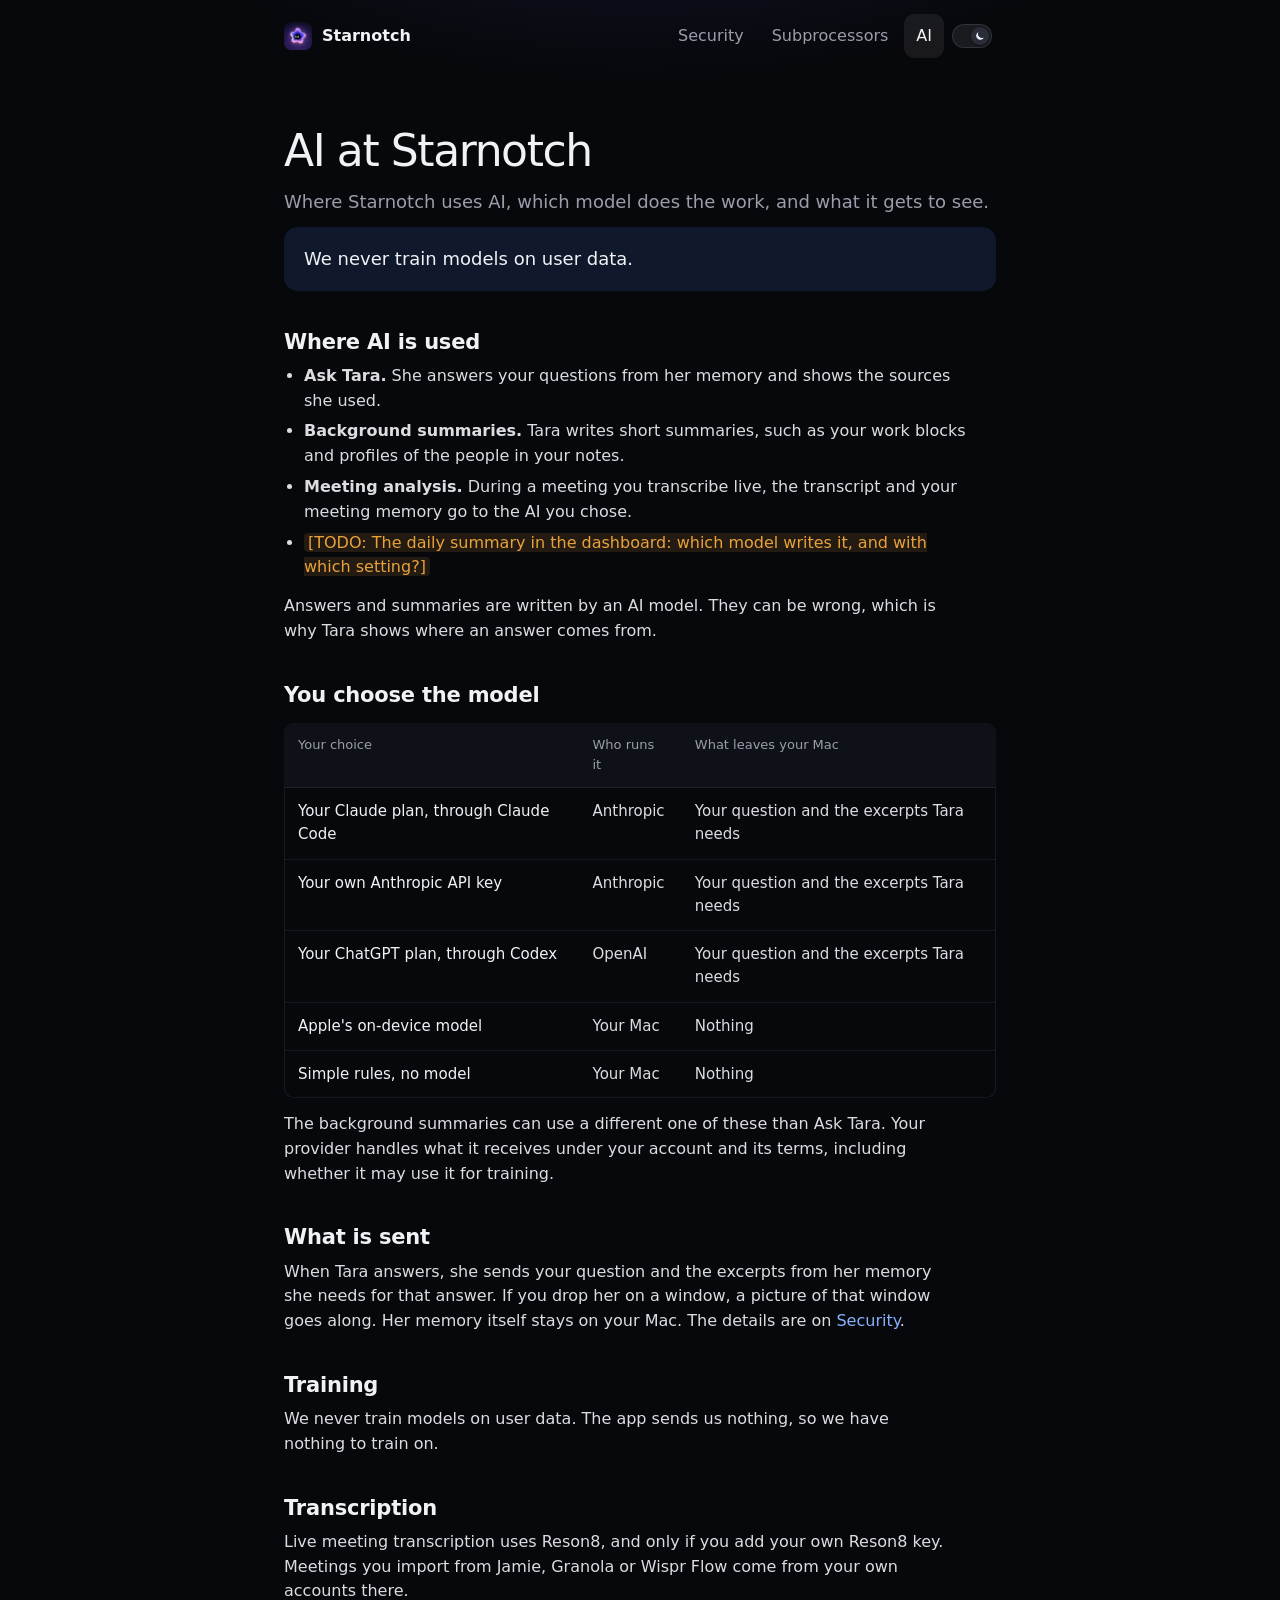
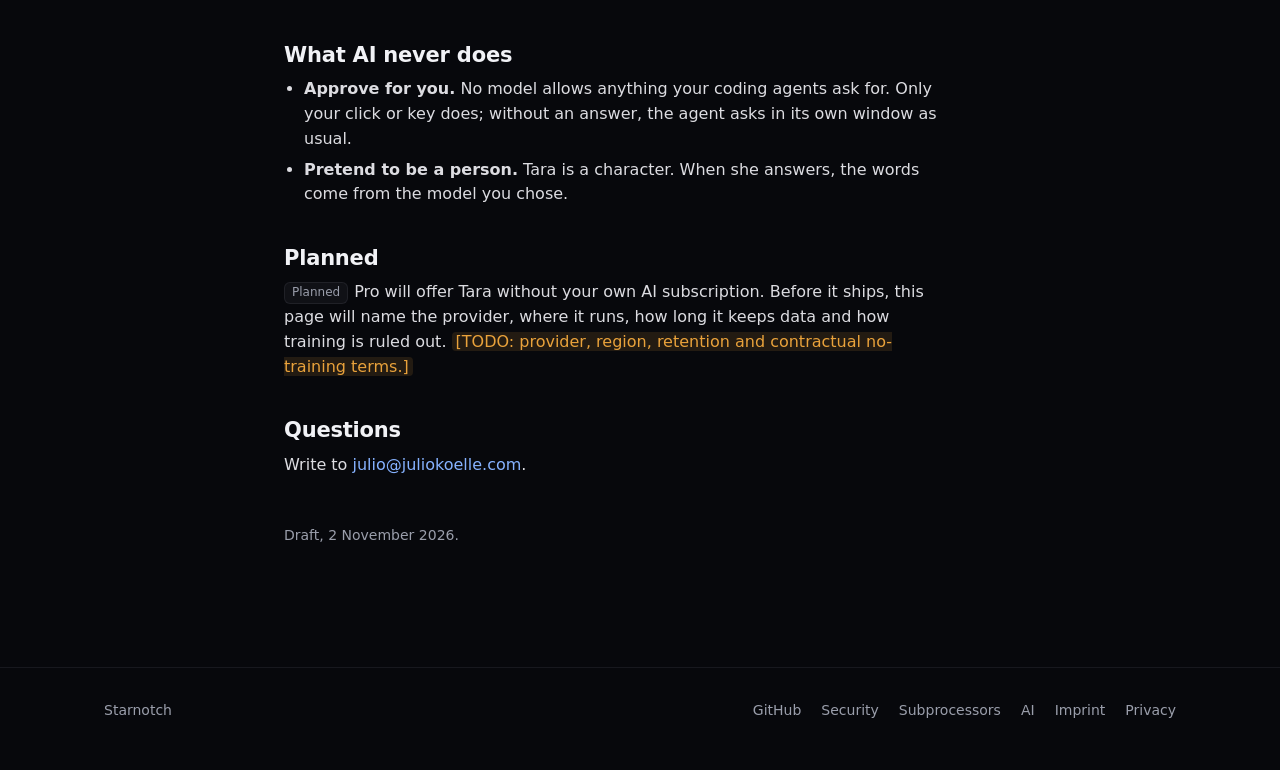
<file: ai/index.html>
<!doctype html>
<html lang="en" data-theme="dark">
<head>
  <meta charset="utf-8">
  <meta name="viewport" content="width=device-width, initial-scale=1">
  <title>AI at Starnotch · Starnotch</title>
  <meta name="description" content="Where Starnotch uses AI, which model does the work, what it sees, and that we never train on user data.">
  <!-- Draft (branch draft/trust-pages). Every [TODO: …] must be answered and noindex removed before this goes live. -->
  <meta name="robots" content="noindex">
  <link rel="canonical" href="https://starnotch.app/ai/">
  <meta name="color-scheme" content="light dark">
  <meta name="theme-color" content="#07080c">
  <script>
    /* Dark by default; a choice made with the switch is remembered. Runs before first paint. */
    (function () { var t = 'dark'; try { t = localStorage.getItem('starnotch-theme') || 'dark'; } catch (e) {} document.documentElement.dataset.theme = t === 'light' ? 'light' : 'dark'; })();
  </script>
  <link rel="icon" href="../favicon.ico?v=2" sizes="any">
  <link rel="icon" type="image/png" href="../assets/icon-64.png?v=2">
  <link rel="apple-touch-icon" href="../assets/apple-touch-icon.png?v=2">
  <link rel="stylesheet" href="../shared/base.css">
  <link rel="stylesheet" href="../shared/legal.css">
  <link rel="stylesheet" href="../shared/trust.css">
  <!-- Umami: visitor counts without cookies (privacy.html, section 2) -->
  <script defer src="https://cloud.umami.is/script.js" data-website-id="97f6c613-10b3-41fd-90ab-131f546e1269"></script>
</head>
<body>
  <a class="skip" href="#main">Skip to content</a>
  <header class="legal-top">
    <a href="../"><img src="../assets/icon-64.png" alt="" width="28" height="28">Starnotch</a>
    <div class="right">
      <nav aria-label="Trust"><a href="../security/">Security</a><a href="../subprocessors/">Subprocessors</a><a href="../ai/" aria-current="page">AI</a></nav>
      <button class="theme" id="theme" type="button" role="switch" aria-checked="true" aria-label="Dark mode">
        <span class="theme-track"><span class="theme-knob">
          <svg class="sun" viewBox="0 0 16 16" aria-hidden="true" fill="none" stroke="currentColor" stroke-width="1.5" stroke-linecap="round"><circle cx="8" cy="8" r="2.7"/><path d="M8 1.7v1.2M8 13.1v1.2M1.7 8h1.2M13.1 8h1.2M3.6 3.6l.85.85M11.55 11.55l.85.85M3.6 12.4l.85-.85M11.55 4.45l.85-.85"/></svg>
          <svg class="moon" viewBox="0 0 16 16" aria-hidden="true" fill="currentColor"><path d="M13.3 10.1A5.5 5.5 0 0 1 5.9 2.7a5.5 5.5 0 1 0 7.4 7.4Z"/></svg>
        </span></span>
      </button>
    </div>
  </header>
  <main id="main" class="legal">
    <h1>AI at Starnotch</h1>
    <p class="lede">Where Starnotch uses AI, which model does the work, and what it gets to see.</p>

    <p class="pledge">We never train models on user data.</p>

    <h2>Where AI is used</h2>
    <ul>
      <li><b>Ask Tara.</b> She answers your questions from her memory and shows the sources she used.</li>
      <li><b>Background summaries.</b> Tara writes short summaries, such as your work blocks and profiles of the people in your notes.</li>
      <li><b>Meeting analysis.</b> During a meeting you transcribe live, the transcript and your meeting memory go to the AI you chose.</li>
      <li><span class="todo">[TODO: The daily summary in the dashboard: which model writes it, and with which setting?]</span></li>
    </ul>
    <p>Answers and summaries are written by an AI model. They can be wrong, which is why Tara shows where an answer comes from.</p>

    <h2>You choose the model</h2>
    <div class="tbl">
      <table>
        <thead><tr><th scope="col">Your choice</th><th scope="col">Who runs it</th><th scope="col">What leaves your Mac</th></tr></thead>
        <tbody>
          <tr><td data-label="Your choice">Your Claude plan, through Claude Code</td><td data-label="Who runs it">Anthropic</td><td data-label="What leaves your Mac">Your question and the excerpts Tara needs</td></tr>
          <tr><td data-label="Your choice">Your own Anthropic API key</td><td data-label="Who runs it">Anthropic</td><td data-label="What leaves your Mac">Your question and the excerpts Tara needs</td></tr>
          <tr><td data-label="Your choice">Your ChatGPT plan, through Codex</td><td data-label="Who runs it">OpenAI</td><td data-label="What leaves your Mac">Your question and the excerpts Tara needs</td></tr>
          <tr><td data-label="Your choice">Apple's on-device model</td><td data-label="Who runs it">Your Mac</td><td data-label="What leaves your Mac">Nothing</td></tr>
          <tr><td data-label="Your choice">Simple rules, no model</td><td data-label="Who runs it">Your Mac</td><td data-label="What leaves your Mac">Nothing</td></tr>
        </tbody>
      </table>
    </div>
    <p class="after-tbl">The background summaries can use a different one of these than Ask Tara. Your provider handles what it receives under your account and its terms, including whether it may use it for training.</p>

    <h2>What is sent</h2>
    <p>When Tara answers, she sends your question and the excerpts from her memory she needs for that answer. If you drop her on a window, a picture of that window goes along. Her memory itself stays on your Mac. The details are on <a href="../security/">Security</a>.</p>

    <h2>Training</h2>
    <p>We never train models on user data. The app sends us nothing, so we have nothing to train on.</p>

    <h2>Transcription</h2>
    <p>Live meeting transcription uses Reson8, and only if you add your own Reson8 key. Meetings you import from Jamie, Granola or Wispr Flow come from your own accounts there.</p>

    <h2>What AI never does</h2>
    <ul>
      <li><b>Approve for you.</b> No model allows anything your coding agents ask for. Only your click or key does; without an answer, the agent asks in its own window as usual.</li>
      <li><b>Pretend to be a person.</b> Tara is a character. When she answers, the words come from the model you chose.</li>
    </ul>

    <h2>Planned</h2>
    <p><span class="status">Planned</span>Pro will offer Tara without your own AI subscription. Before it ships, this page will name the provider, where it runs, how long it keeps data and how training is ruled out. <span class="todo">[TODO: provider, region, retention and contractual no-training terms.]</span></p>

    <h2>Questions</h2>
    <p>Write to <a href="mailto:julio@juliokoelle.com">julio@juliokoelle.com</a>.</p>

    <p class="stand">Draft, 2 November 2026.</p>
  </main>
  <footer class="foot"><div class="foot-in"><span>Starnotch</span><nav aria-label="Legal"><a href="https://github.com/juliokoelle/starnotch">GitHub</a><a href="../security/">Security</a><a href="../subprocessors/">Subprocessors</a><a href="../ai/">AI</a><a href="../imprint.html">Imprint</a><a href="../privacy.html">Privacy</a></nav></div></footer>

  <script>
    /* Theme switch: same key as the home page, so the choice carries across. */
    (function () {
      var root = document.documentElement, btn = document.getElementById('theme'), meta = document.querySelector('meta[name="theme-color"]');
      function sync() { var dark = root.dataset.theme !== 'light'; btn.setAttribute('aria-checked', String(dark)); meta.setAttribute('content', dark ? '#07080c' : '#f5f6f8'); }
      btn.addEventListener('click', function () {
        var next = root.dataset.theme === 'light' ? 'dark' : 'light';
        root.dataset.theme = next;
        try { localStorage.setItem('starnotch-theme', next); } catch (e) { /* private mode: not remembered */ }
        sync();
      });
      sync();
    })();
  </script>
</body>
</html>
</file>
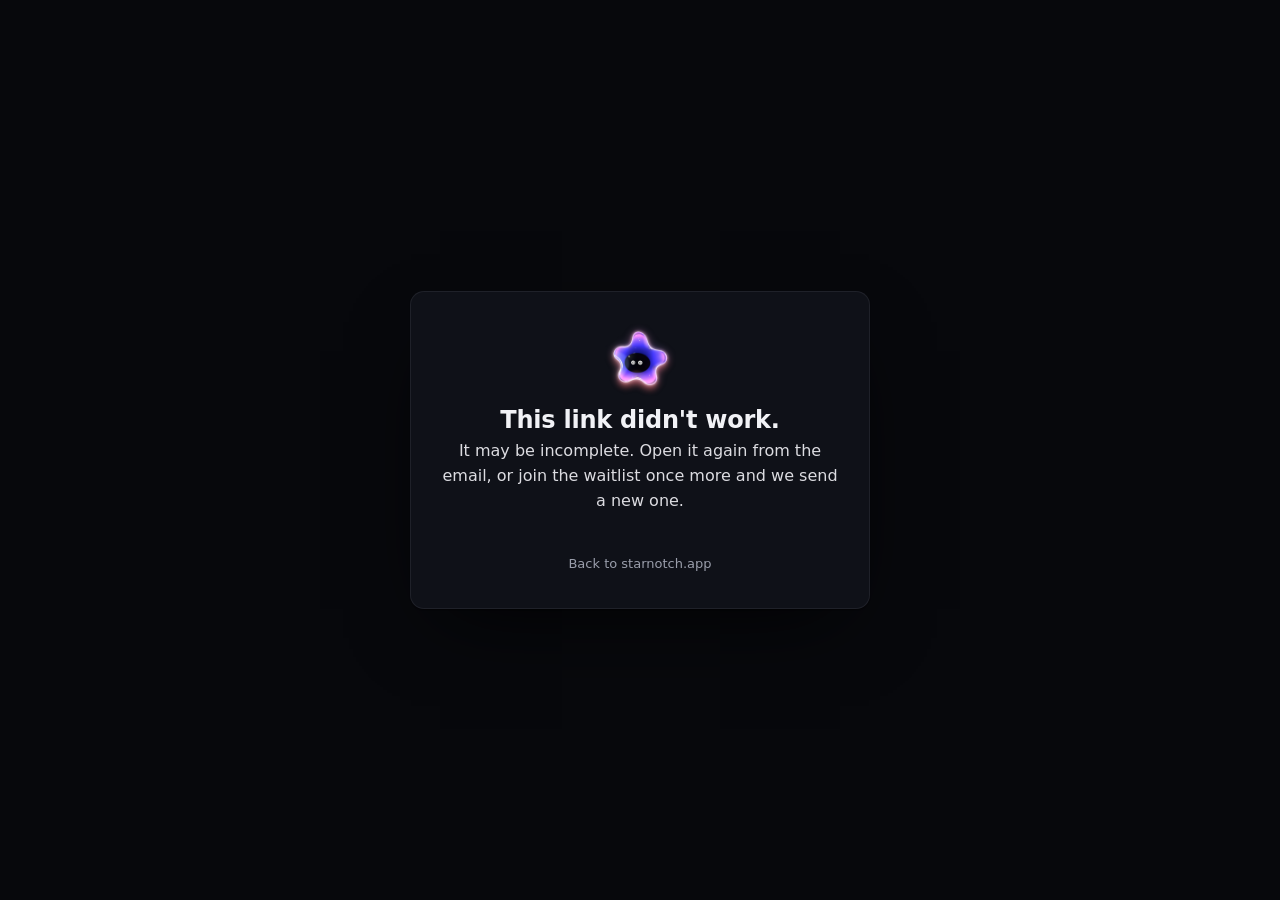
<file: confirm/index.html>
<!doctype html>
<html lang="en" data-theme="dark">
<head>
  <meta charset="utf-8">
  <meta name="viewport" content="width=device-width, initial-scale=1">
  <title>Confirm · Starnotch</title>
  <meta name="robots" content="noindex">
  <meta name="color-scheme" content="light dark">
  <meta name="theme-color" content="#07080c">
  <script>
    /* Dark by default; a choice made with the switch is remembered. Runs before first paint. */
    (function () { var t = 'dark'; try { t = localStorage.getItem('starnotch-theme') || 'dark'; } catch (e) {} document.documentElement.dataset.theme = t === 'light' ? 'light' : 'dark'; })();
  </script>
  <link rel="icon" href="../favicon.ico?v=2" sizes="any">
  <link rel="icon" type="image/png" href="../assets/icon-64.png?v=2">
  <link rel="apple-touch-icon" href="../assets/apple-touch-icon.png?v=2">
  <link rel="stylesheet" href="../shared/base.css">
  <style>
    body { min-height: 100vh; display: grid; place-items: center; padding: 32px 16px; }
    .cf { width: 100%; max-width: 460px; background: var(--surface-1); border: 1px solid var(--line); border-radius: var(--r); padding: 32px 28px; text-align: center; box-shadow: var(--shadow-lg); }
    .cf img { display: block; width: 72px; height: 72px; margin: 0 auto; }
    .cf h1 { margin: 12px 0 6px; font-size: 24px; font-weight: 650; letter-spacing: -.01em; color: var(--ink-1); text-wrap: balance; }
    .cf p { margin: 0 0 18px; color: var(--ink-body); }
    .cf-link { display: flex; gap: 8px; align-items: center; background: var(--surface-2); border: 1px solid var(--line); border-radius: var(--r-sm); padding: 6px 6px 6px 14px; text-align: left; }
    .cf-link code { flex: 1; min-width: 0; overflow: hidden; text-overflow: ellipsis; white-space: nowrap; color: var(--ink-1); }
    .cf-copy { flex: none; min-height: 36px; border: 0; border-radius: var(--r-xs); background: var(--accent-fill); color: var(--on-accent); font: 600 13px/1 var(--sans, system-ui); padding: 0 14px; cursor: pointer; }
    .cf-copy:active { transform: scale(.97); }
    .cf-share { margin-top: 14px; font-size: 13px; color: var(--ink-2); }
    .cf-share a { margin: 0 6px; }
    .cf-back { display: inline-block; margin-top: 22px; font-size: 13px; color: var(--ink-2); }
    [hidden] { display: none !important; }
  </style>
  <!-- Umami: visitor counts without cookies (privacy.html, section 2) -->
  <script defer src="https://cloud.umami.is/script.js" data-website-id="97f6c613-10b3-41fd-90ab-131f546e1269"></script>
</head>
<body>
  <main class="cf" id="cf" aria-live="polite"
        data-endpoint="https://mlxjdwwkwfiblyuttnqe.supabase.co"
        data-key="sb_publishable_LjvIPG_mSKhgeo7DHdmghw_xgRcT5eC">
    <img id="cf-tara" src="../assets/astra/nova/thinking@xl.webp" alt="">
    <h1 id="cf-h">Confirming…</h1>
    <p id="cf-p"></p>
    <div id="cf-ref" hidden>
      <div class="cf-link"><code id="cf-url"></code><button class="cf-copy" type="button" id="cf-copy">Copy</button></div>
      <div class="cf-share">Share on <a id="cf-wa" target="_blank" rel="noopener">WhatsApp</a><a id="cf-x" target="_blank" rel="noopener">X</a><a id="cf-in" target="_blank" rel="noopener">LinkedIn</a><a id="cf-mail">Email</a></div>
    </div>
    <a class="cf-back" href="../">Back to starnotch.app</a>
  </main>
  <script>
    /* The link from the confirmation email: ?t= is the token; confirm_waitlist marks the address
       confirmed and answers {status, list, first_name, code, position}. Opening it twice is fine.
       The updates list (after the Founding 100) has no place and no link. */
    (function () {
      var cf = document.getElementById('cf'), $ = function (id) { return document.getElementById(id); };
      var token = new URLSearchParams(location.search).get('t') || '';
      function fail() {
        $('cf-tara').src = '../assets/astra/nova/confused@xl.webp';
        $('cf-h').textContent = "This link didn't work.";
        $('cf-p').textContent = 'It may be incomplete. Open it again from the email, or join the waitlist once more and we send a new one.';
      }
      if (!/^[0-9a-f]{48}$/.test(token)) return fail();
      fetch(cf.dataset.endpoint + '/rest/v1/rpc/confirm_waitlist', {
        method: 'POST',
        headers: { 'Content-Type': 'application/json', apikey: cf.dataset.key },
        body: JSON.stringify({ p_token: token })
      }).then(function (r) { return r.ok ? r.json() : null; }).then(function (a) {
        if (!a || a.status !== 'ok') return fail();
        if (a.list === 'updates') {
          $('cf-tara').src = '../assets/astra/nova/joyful@xl.webp';
          $('cf-h').textContent = "You're confirmed" + (a.first_name ? ', ' + a.first_name : '') + '.';
          $('cf-p').textContent = "We'll email you when the next round opens.";
          if (window.umami && umami.track) umami.track('waitlist-confirmed', { list: 'updates' });
          return;
        }
        var url = 'https://starnotch.app/?ref=' + a.code, e = encodeURIComponent;
        var text = 'I just joined the Starnotch waitlist: a calm control strip in the MacBook notch for your coding agents.';
        $('cf-tara').src = '../assets/astra/nova/joyful@xl.webp';
        $('cf-h').textContent = "You're confirmed" + (a.first_name ? ', ' + a.first_name : '') + '.';
        $('cf-p').textContent = "You're #" + Number(a.position).toLocaleString('en-US') + ' on the list. Every friend who joins with your link moves you up.';
        $('cf-url').textContent = url.replace('https://', '');
        $('cf-wa').href = 'https://wa.me/?text=' + e(text + ' ' + url);
        $('cf-x').href = 'https://x.com/intent/post?text=' + e(text) + '&url=' + e(url);
        $('cf-in').href = 'https://www.linkedin.com/sharing/share-offsite/?url=' + e(url);
        $('cf-mail').href = 'mailto:?subject=' + e('Starnotch: the notch for your coding agents') + '&body=' + e(text + '\n\n' + url);
        $('cf-copy').onclick = function () {
          var b = this;
          (navigator.clipboard ? navigator.clipboard.writeText(url) : Promise.reject()).then(function () { b.textContent = 'Copied'; setTimeout(function () { b.textContent = 'Copy'; }, 1600); }, function () {});
        };
        $('cf-ref').hidden = false;
        if (window.umami && umami.track) umami.track('waitlist-confirmed');
      }, fail);
    })();
  </script>
</body>
</html>
</file>
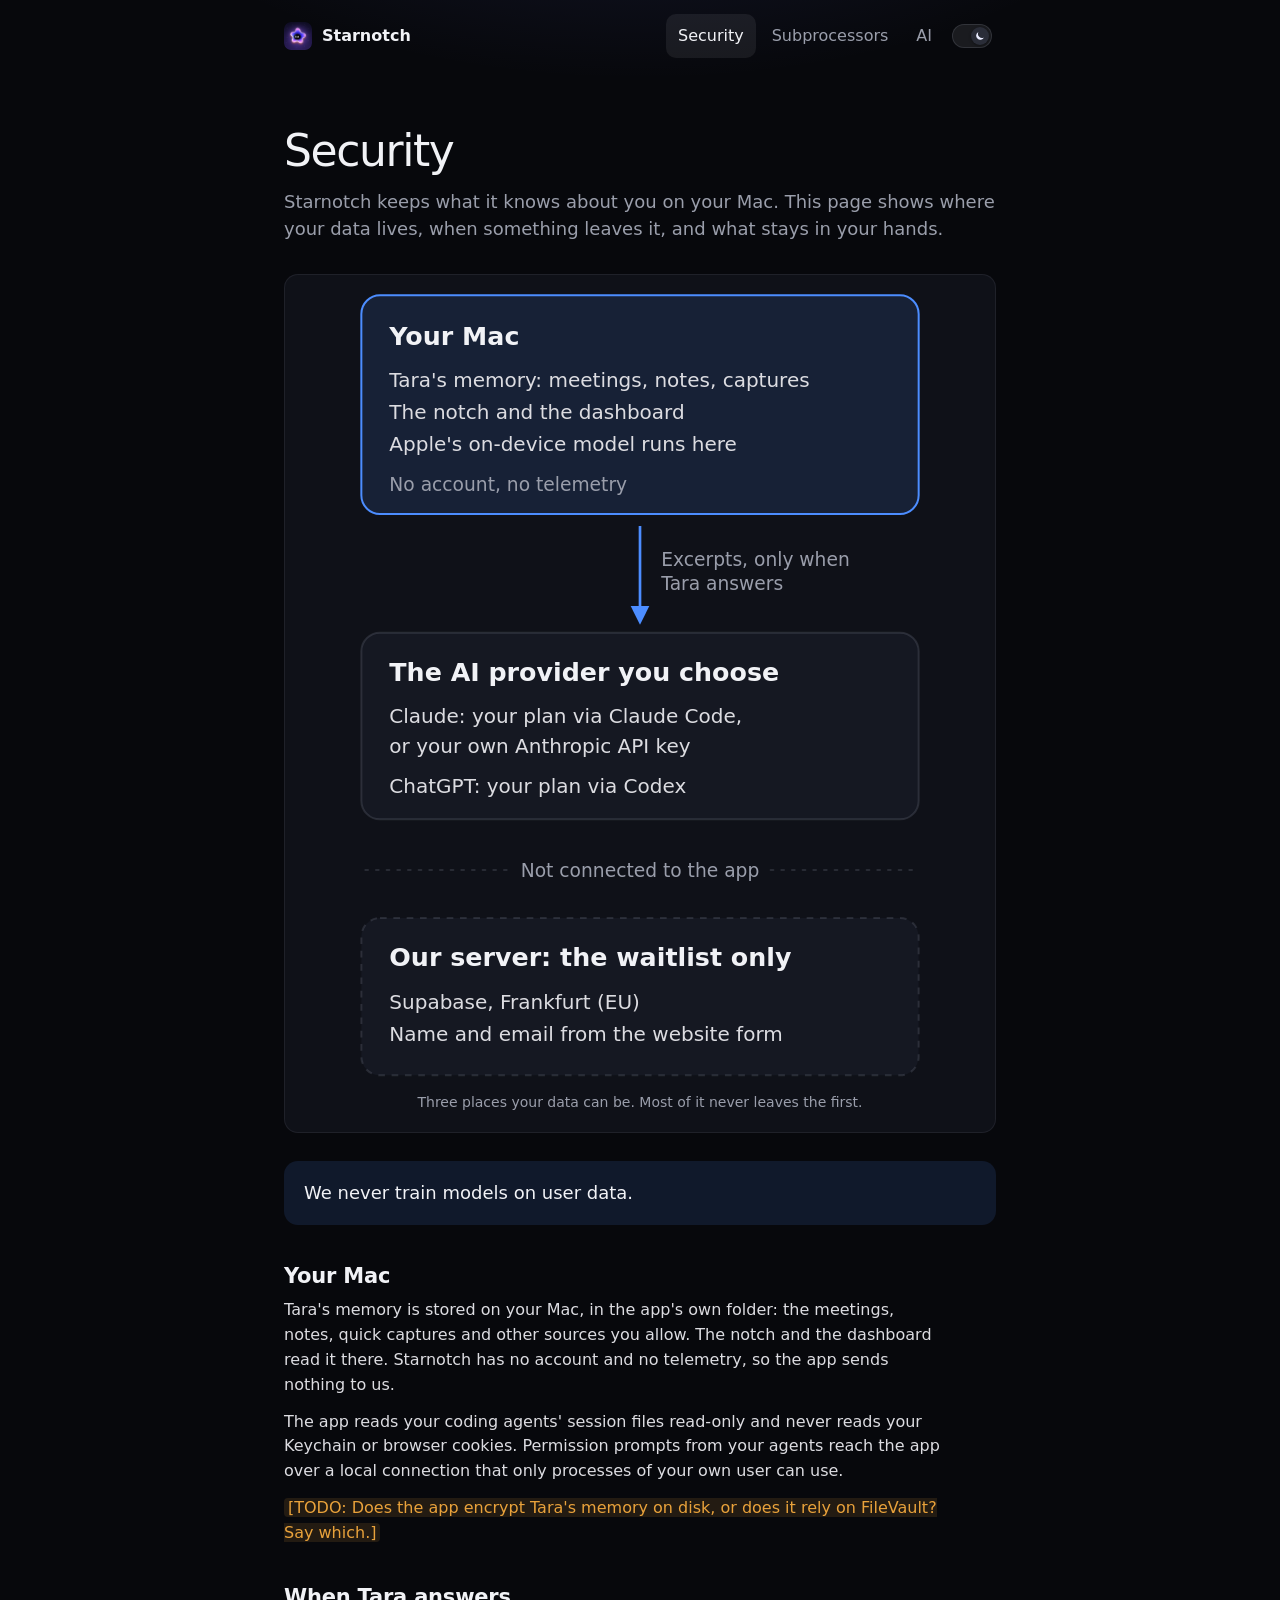
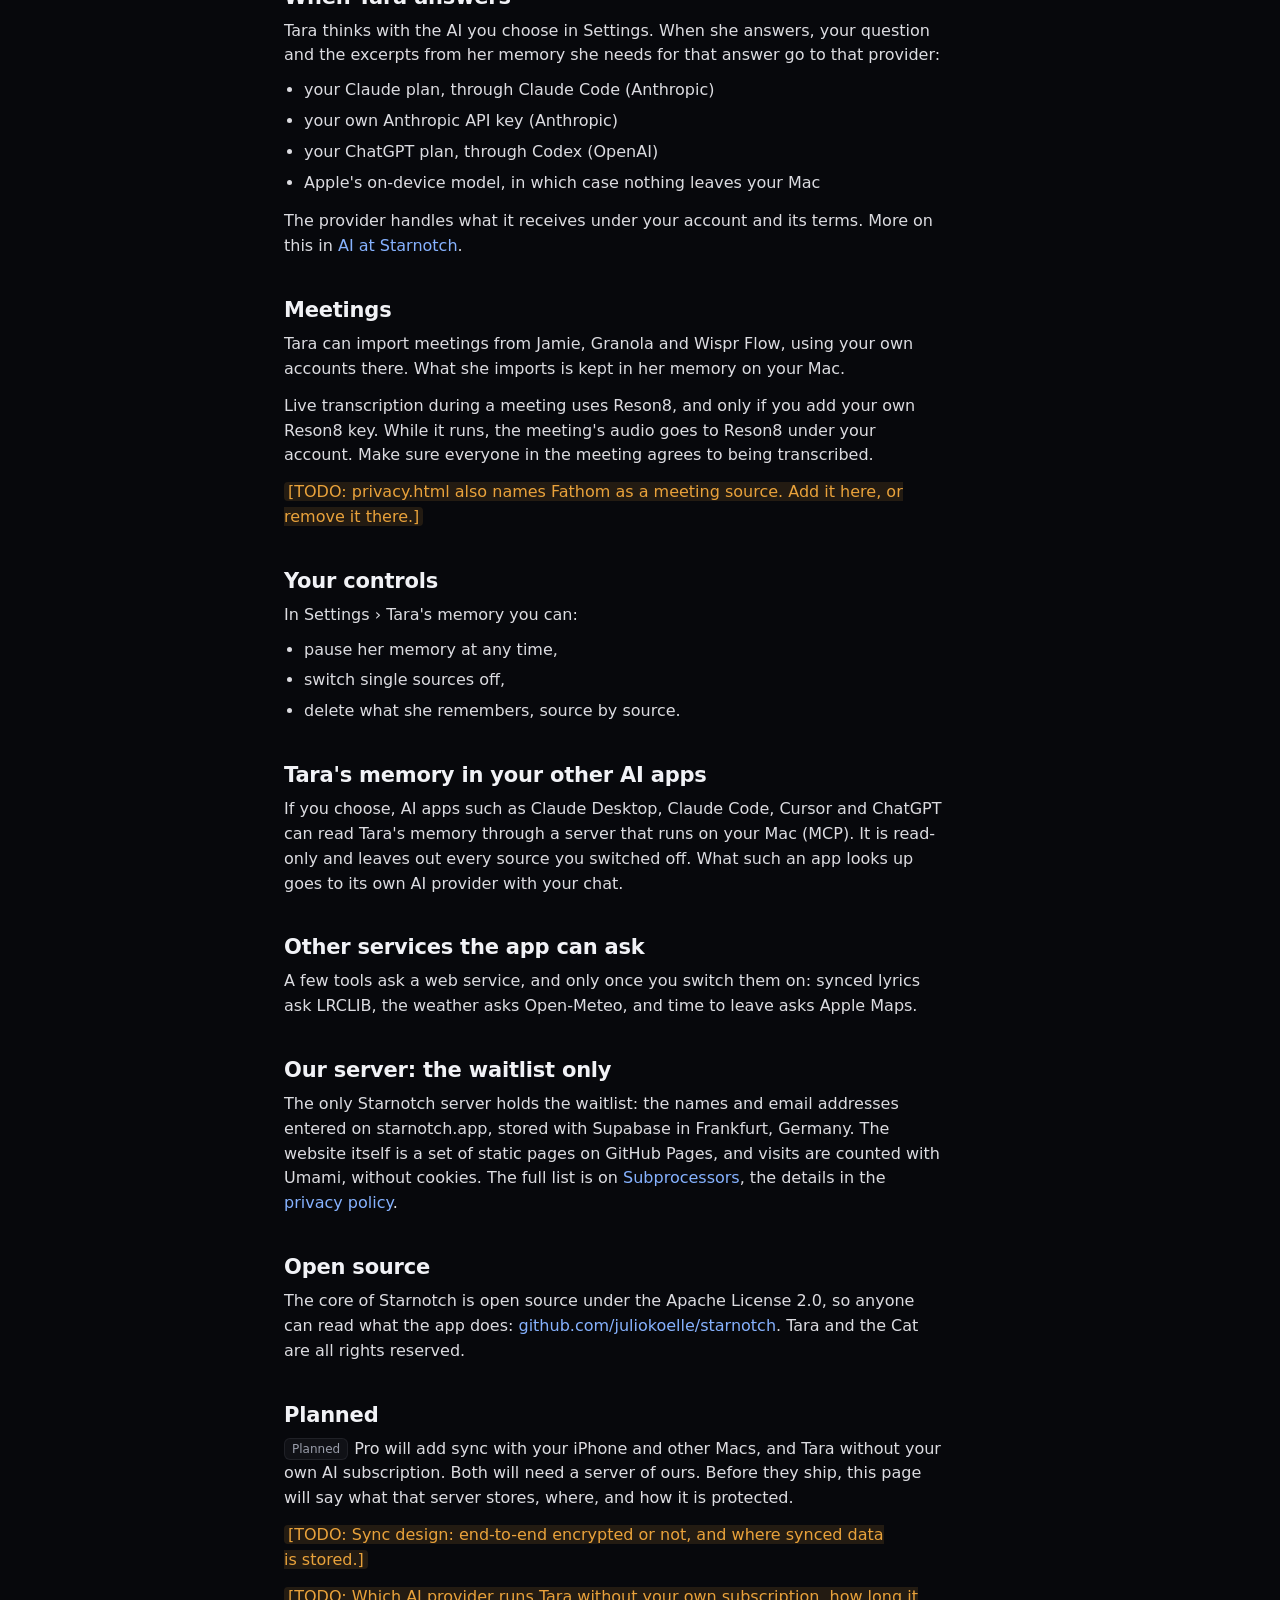
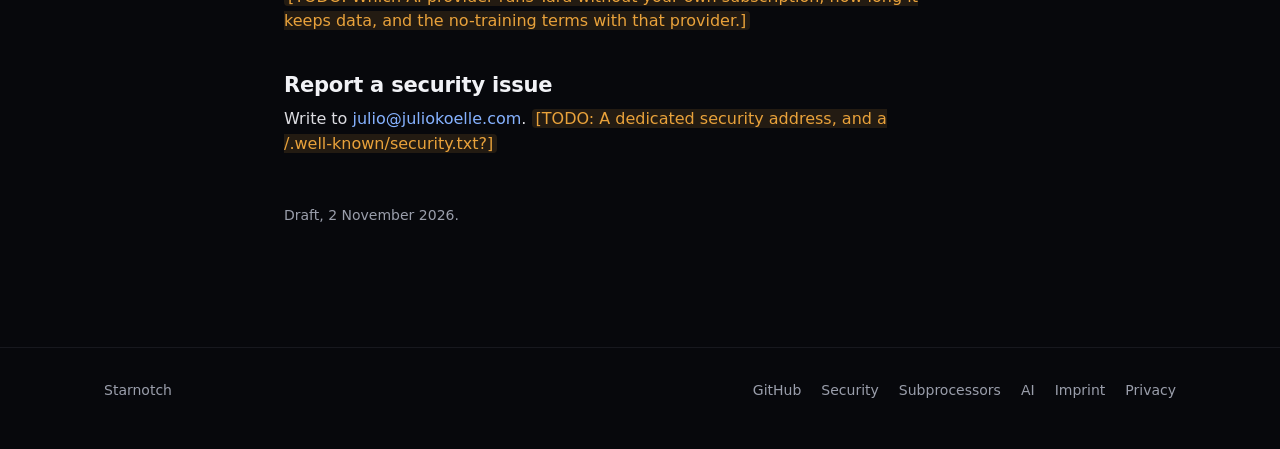
<file: security/index.html>
<!doctype html>
<html lang="en" data-theme="dark">
<head>
  <meta charset="utf-8">
  <meta name="viewport" content="width=device-width, initial-scale=1">
  <title>Security · Starnotch</title>
  <meta name="description" content="Where Starnotch keeps your data, when anything leaves your Mac, and what you control.">
  <!-- Draft (branch draft/trust-pages). Every [TODO: …] must be answered and noindex removed before this goes live. -->
  <meta name="robots" content="noindex">
  <link rel="canonical" href="https://starnotch.app/security/">
  <meta name="color-scheme" content="light dark">
  <meta name="theme-color" content="#07080c">
  <script>
    /* Dark by default; a choice made with the switch is remembered. Runs before first paint. */
    (function () { var t = 'dark'; try { t = localStorage.getItem('starnotch-theme') || 'dark'; } catch (e) {} document.documentElement.dataset.theme = t === 'light' ? 'light' : 'dark'; })();
  </script>
  <link rel="icon" href="../favicon.ico?v=2" sizes="any">
  <link rel="icon" type="image/png" href="../assets/icon-64.png?v=2">
  <link rel="apple-touch-icon" href="../assets/apple-touch-icon.png?v=2">
  <link rel="stylesheet" href="../shared/base.css">
  <link rel="stylesheet" href="../shared/legal.css">
  <link rel="stylesheet" href="../shared/trust.css">
  <!-- Umami: visitor counts without cookies (privacy.html, section 2) -->
  <script defer src="https://cloud.umami.is/script.js" data-website-id="97f6c613-10b3-41fd-90ab-131f546e1269"></script>
</head>
<body>
  <a class="skip" href="#main">Skip to content</a>
  <header class="legal-top">
    <a href="../"><img src="../assets/icon-64.png" alt="" width="28" height="28">Starnotch</a>
    <div class="right">
      <nav aria-label="Trust"><a href="../security/" aria-current="page">Security</a><a href="../subprocessors/">Subprocessors</a><a href="../ai/">AI</a></nav>
      <button class="theme" id="theme" type="button" role="switch" aria-checked="true" aria-label="Dark mode">
        <span class="theme-track"><span class="theme-knob">
          <svg class="sun" viewBox="0 0 16 16" aria-hidden="true" fill="none" stroke="currentColor" stroke-width="1.5" stroke-linecap="round"><circle cx="8" cy="8" r="2.7"/><path d="M8 1.7v1.2M8 13.1v1.2M1.7 8h1.2M13.1 8h1.2M3.6 3.6l.85.85M11.55 11.55l.85.85M3.6 12.4l.85-.85M11.55 4.45l.85-.85"/></svg>
          <svg class="moon" viewBox="0 0 16 16" aria-hidden="true" fill="currentColor"><path d="M13.3 10.1A5.5 5.5 0 0 1 5.9 2.7a5.5 5.5 0 1 0 7.4 7.4Z"/></svg>
        </span></span>
      </button>
    </div>
  </header>
  <main id="main" class="legal">
    <h1>Security</h1>
    <p class="lede">Starnotch keeps what it knows about you on your Mac. This page shows where your data lives, when something leaves it, and what stays in your hands.</p>

    <figure class="layers">
      <svg viewBox="0 0 420 588" role="img" aria-labelledby="dg-title dg-desc">
        <title id="dg-title">Where your data lives</title>
        <desc id="dg-desc">Three layers. First, your Mac: Tara's memory, the notch and the dashboard, and Apple's on-device model. Second, the AI provider you choose, which receives excerpts only when Tara answers. Third, our server, which holds only the waitlist from the website and is not connected to the app.</desc>

        <rect class="box box-mac" x="1" y="1" width="418" height="164" rx="14"/>
        <text class="t1" x="22" y="38">Your Mac</text>
        <text class="t2" x="22" y="70">Tara's memory: meetings, notes, captures</text>
        <text class="t2" x="22" y="94">The notch and the dashboard</text>
        <text class="t2" x="22" y="118">Apple's on-device model runs here</text>
        <text class="t3" x="22" y="148">No account, no telemetry</text>

        <line class="arrow" x1="210" y1="174" x2="210" y2="236"/>
        <polygon class="head" points="203,234 217,234 210,248"/>
        <text class="t3" x="226" y="204">Excerpts, only when</text>
        <text class="t3" x="226" y="222">Tara answers</text>

        <rect class="box" x="1" y="254" width="418" height="140" rx="14"/>
        <text class="t1" x="22" y="290">The AI provider you choose</text>
        <text class="t2" x="22" y="322">Claude: your plan via Claude Code,</text>
        <text class="t2" x="22" y="344">or your own Anthropic API key</text>
        <text class="t2" x="22" y="374">ChatGPT: your plan via Codex</text>

        <line class="rule" x1="4" y1="432" x2="112" y2="432"/>
        <line class="rule" x1="308" y1="432" x2="416" y2="432"/>
        <text class="t3" x="210" y="437" text-anchor="middle">Not connected to the app</text>

        <rect class="box box-ours" x="1" y="468" width="418" height="118" rx="14"/>
        <text class="t1" x="22" y="504">Our server: the waitlist only</text>
        <text class="t2" x="22" y="536">Supabase, Frankfurt (EU)</text>
        <text class="t2" x="22" y="560">Name and email from the website form</text>
      </svg>
      <figcaption>Three places your data can be. Most of it never leaves the first.</figcaption>
    </figure>

    <p class="pledge">We never train models on user data.</p>

    <h2>Your Mac</h2>
    <p>Tara's memory is stored on your Mac, in the app's own folder: the meetings, notes, quick captures and other sources you allow. The notch and the dashboard read it there. Starnotch has no account and no telemetry, so the app sends nothing to us.</p>
    <p>The app reads your coding agents' session files read-only and never reads your Keychain or browser cookies. Permission prompts from your agents reach the app over a local connection that only processes of your own user can use.</p>
    <p><span class="todo">[TODO: Does the app encrypt Tara's memory on disk, or does it rely on FileVault? Say which.]</span></p>

    <h2>When Tara answers</h2>
    <p>Tara thinks with the AI you choose in Settings. When she answers, your question and the excerpts from her memory she needs for that answer go to that provider:</p>
    <ul>
      <li>your Claude plan, through Claude Code (Anthropic)</li>
      <li>your own Anthropic API key (Anthropic)</li>
      <li>your ChatGPT plan, through Codex (OpenAI)</li>
      <li>Apple's on-device model, in which case nothing leaves your Mac</li>
    </ul>
    <p>The provider handles what it receives under your account and its terms. More on this in <a href="../ai/">AI at Starnotch</a>.</p>

    <h2>Meetings</h2>
    <p>Tara can import meetings from Jamie, Granola and Wispr Flow, using your own accounts there. What she imports is kept in her memory on your Mac.</p>
    <p>Live transcription during a meeting uses Reson8, and only if you add your own Reson8 key. While it runs, the meeting's audio goes to Reson8 under your account. Make sure everyone in the meeting agrees to being transcribed.</p>
    <p><span class="todo">[TODO: privacy.html also names Fathom as a meeting source. Add it here, or remove it there.]</span></p>

    <h2>Your controls</h2>
    <p>In Settings › Tara's memory you can:</p>
    <ul>
      <li>pause her memory at any time,</li>
      <li>switch single sources off,</li>
      <li>delete what she remembers, source by source.</li>
    </ul>

    <h2>Tara's memory in your other AI apps</h2>
    <p>If you choose, AI apps such as Claude Desktop, Claude Code, Cursor and ChatGPT can read Tara's memory through a server that runs on your Mac (MCP). It is read-only and leaves out every source you switched off. What such an app looks up goes to its own AI provider with your chat.</p>

    <h2>Other services the app can ask</h2>
    <p>A few tools ask a web service, and only once you switch them on: synced lyrics ask LRCLIB, the weather asks Open-Meteo, and time to leave asks Apple Maps.</p>

    <h2>Our server: the waitlist only</h2>
    <p>The only Starnotch server holds the waitlist: the names and email addresses entered on starnotch.app, stored with Supabase in Frankfurt, Germany. The website itself is a set of static pages on GitHub Pages, and visits are counted with Umami, without cookies. The full list is on <a href="../subprocessors/">Subprocessors</a>, the details in the <a href="../privacy.html">privacy policy</a>.</p>

    <h2>Open source</h2>
    <p>The core of Starnotch is open source under the Apache License 2.0, so anyone can read what the app does: <a href="https://github.com/juliokoelle/starnotch">github.com/juliokoelle/starnotch</a>. Tara and the Cat are all rights reserved.</p>

    <h2>Planned</h2>
    <p><span class="status">Planned</span>Pro will add sync with your iPhone and other Macs, and Tara without your own AI subscription. Both will need a server of ours. Before they ship, this page will say what that server stores, where, and how it is protected.</p>
    <p><span class="todo">[TODO: Sync design: end-to-end encrypted or not, and where synced data is stored.]</span></p>
    <p><span class="todo">[TODO: Which AI provider runs Tara without your own subscription, how long it keeps data, and the no-training terms with that provider.]</span></p>

    <h2>Report a security issue</h2>
    <p>Write to <a href="mailto:julio@juliokoelle.com">julio@juliokoelle.com</a>. <span class="todo">[TODO: A dedicated security address, and a /.well-known/security.txt?]</span></p>

    <p class="stand">Draft, 2 November 2026.</p>
  </main>
  <footer class="foot"><div class="foot-in"><span>Starnotch</span><nav aria-label="Legal"><a href="https://github.com/juliokoelle/starnotch">GitHub</a><a href="../security/">Security</a><a href="../subprocessors/">Subprocessors</a><a href="../ai/">AI</a><a href="../imprint.html">Imprint</a><a href="../privacy.html">Privacy</a></nav></div></footer>

  <script>
    /* Theme switch: same key as the home page, so the choice carries across. */
    (function () {
      var root = document.documentElement, btn = document.getElementById('theme'), meta = document.querySelector('meta[name="theme-color"]');
      function sync() { var dark = root.dataset.theme !== 'light'; btn.setAttribute('aria-checked', String(dark)); meta.setAttribute('content', dark ? '#07080c' : '#f5f6f8'); }
      btn.addEventListener('click', function () {
        var next = root.dataset.theme === 'light' ? 'dark' : 'light';
        root.dataset.theme = next;
        try { localStorage.setItem('starnotch-theme', next); } catch (e) { /* private mode: not remembered */ }
        sync();
      });
      sync();
    })();
  </script>
</body>
</html>
</file>
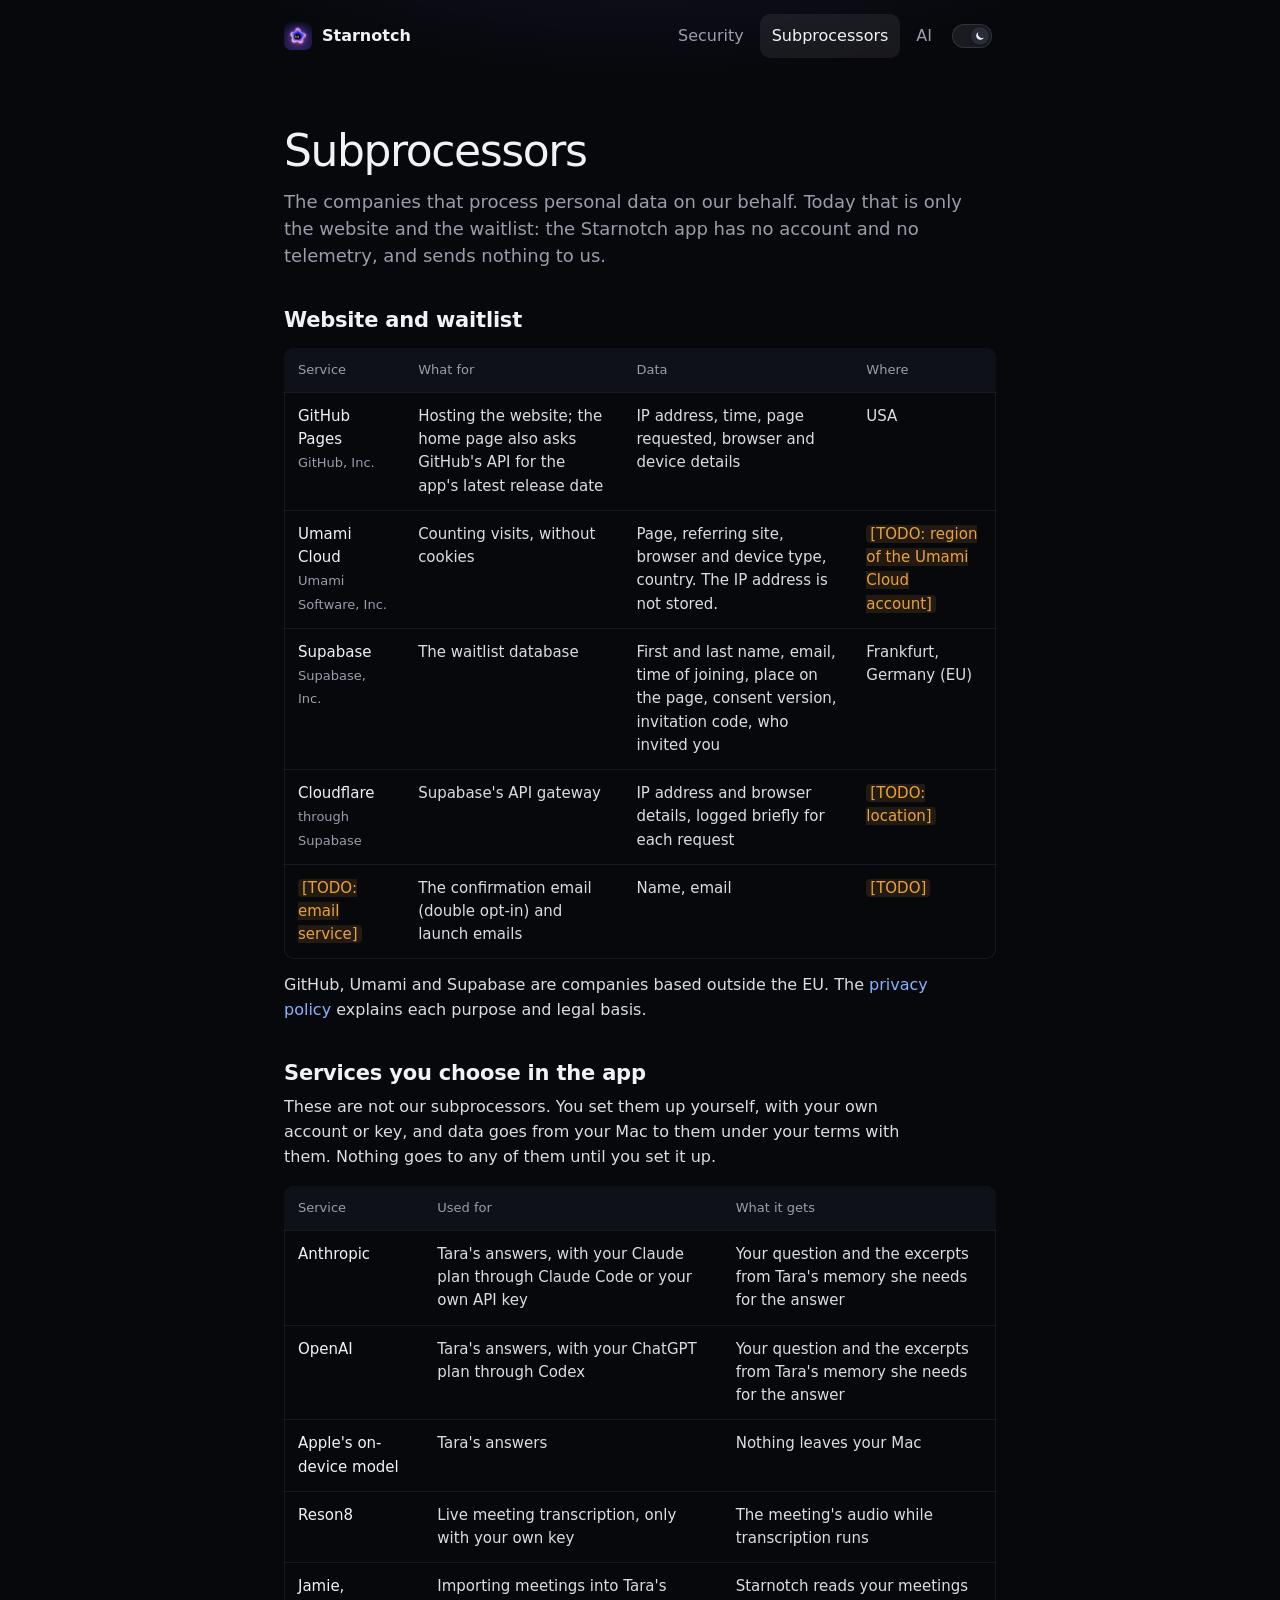
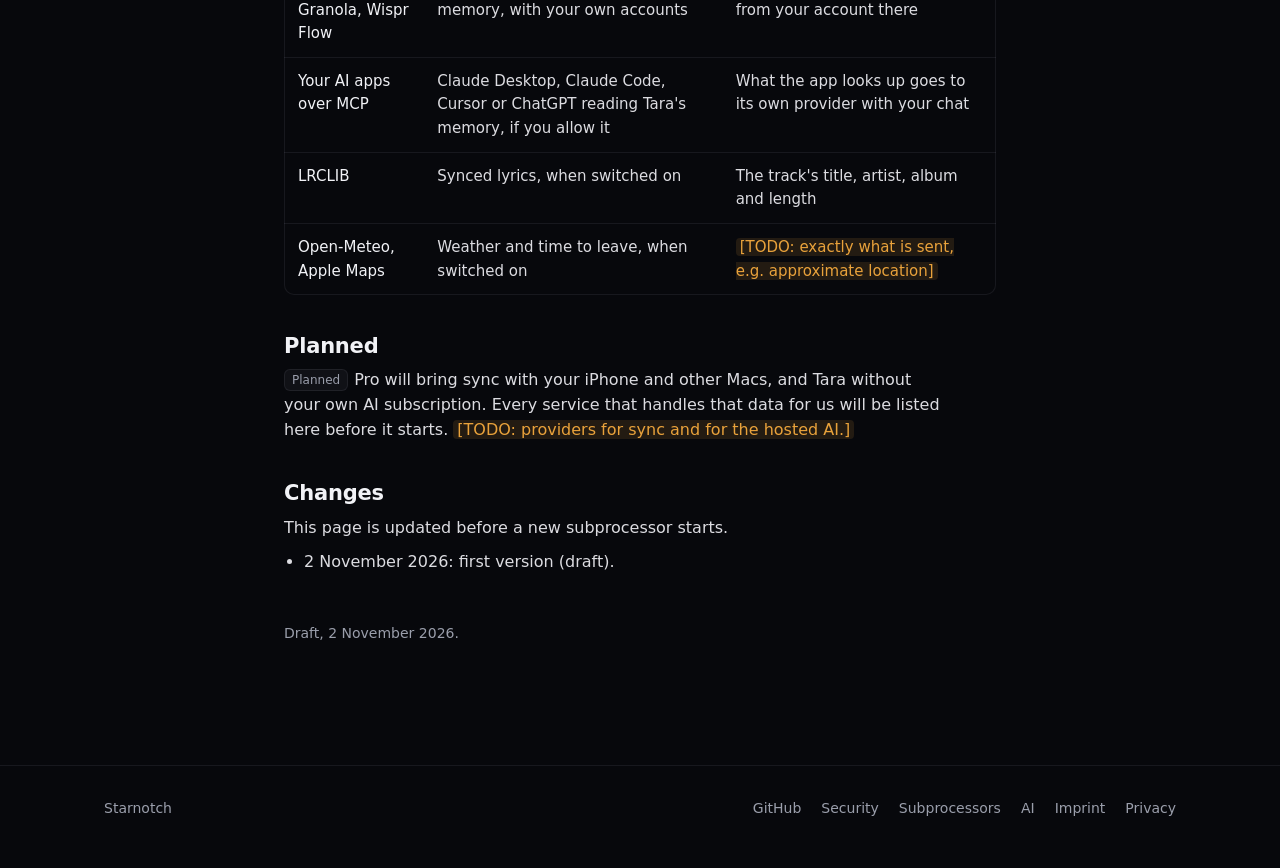
<file: subprocessors/index.html>
<!doctype html>
<html lang="en" data-theme="dark">
<head>
  <meta charset="utf-8">
  <meta name="viewport" content="width=device-width, initial-scale=1">
  <title>Subprocessors · Starnotch</title>
  <meta name="description" content="The services that process personal data for Starnotch, and the ones you choose yourself in the app.">
  <!-- Draft (branch draft/trust-pages). Every [TODO: …] must be answered and noindex removed before this goes live. -->
  <meta name="robots" content="noindex">
  <link rel="canonical" href="https://starnotch.app/subprocessors/">
  <meta name="color-scheme" content="light dark">
  <meta name="theme-color" content="#07080c">
  <script>
    /* Dark by default; a choice made with the switch is remembered. Runs before first paint. */
    (function () { var t = 'dark'; try { t = localStorage.getItem('starnotch-theme') || 'dark'; } catch (e) {} document.documentElement.dataset.theme = t === 'light' ? 'light' : 'dark'; })();
  </script>
  <link rel="icon" href="../favicon.ico?v=2" sizes="any">
  <link rel="icon" type="image/png" href="../assets/icon-64.png?v=2">
  <link rel="apple-touch-icon" href="../assets/apple-touch-icon.png?v=2">
  <link rel="stylesheet" href="../shared/base.css">
  <link rel="stylesheet" href="../shared/legal.css">
  <link rel="stylesheet" href="../shared/trust.css">
  <!-- Umami: visitor counts without cookies (privacy.html, section 2) -->
  <script defer src="https://cloud.umami.is/script.js" data-website-id="97f6c613-10b3-41fd-90ab-131f546e1269"></script>
</head>
<body>
  <a class="skip" href="#main">Skip to content</a>
  <header class="legal-top">
    <a href="../"><img src="../assets/icon-64.png" alt="" width="28" height="28">Starnotch</a>
    <div class="right">
      <nav aria-label="Trust"><a href="../security/">Security</a><a href="../subprocessors/" aria-current="page">Subprocessors</a><a href="../ai/">AI</a></nav>
      <button class="theme" id="theme" type="button" role="switch" aria-checked="true" aria-label="Dark mode">
        <span class="theme-track"><span class="theme-knob">
          <svg class="sun" viewBox="0 0 16 16" aria-hidden="true" fill="none" stroke="currentColor" stroke-width="1.5" stroke-linecap="round"><circle cx="8" cy="8" r="2.7"/><path d="M8 1.7v1.2M8 13.1v1.2M1.7 8h1.2M13.1 8h1.2M3.6 3.6l.85.85M11.55 11.55l.85.85M3.6 12.4l.85-.85M11.55 4.45l.85-.85"/></svg>
          <svg class="moon" viewBox="0 0 16 16" aria-hidden="true" fill="currentColor"><path d="M13.3 10.1A5.5 5.5 0 0 1 5.9 2.7a5.5 5.5 0 1 0 7.4 7.4Z"/></svg>
        </span></span>
      </button>
    </div>
  </header>
  <main id="main" class="legal">
    <h1>Subprocessors</h1>
    <p class="lede">The companies that process personal data on our behalf. Today that is only the website and the waitlist: the Starnotch app has no account and no telemetry, and sends nothing to us.</p>

    <h2>Website and waitlist</h2>
    <div class="tbl">
      <table>
        <thead><tr><th scope="col">Service</th><th scope="col">What for</th><th scope="col">Data</th><th scope="col">Where</th></tr></thead>
        <tbody>
          <tr><td data-label="Service">GitHub Pages<br><span class="t-sub">GitHub, Inc.</span></td><td data-label="What for">Hosting the website; the home page also asks GitHub's API for the app's latest release date</td><td data-label="Data">IP address, time, page requested, browser and device details</td><td data-label="Where">USA</td></tr>
          <tr><td data-label="Service">Umami Cloud<br><span class="t-sub">Umami Software, Inc.</span></td><td data-label="What for">Counting visits, without cookies</td><td data-label="Data">Page, referring site, browser and device type, country. The IP address is not stored.</td><td data-label="Where"><span class="todo">[TODO: region of the Umami Cloud account]</span></td></tr>
          <tr><td data-label="Service">Supabase<br><span class="t-sub">Supabase, Inc.</span></td><td data-label="What for">The waitlist database</td><td data-label="Data">First and last name, email, time of joining, place on the page, consent version, invitation code, who invited you</td><td data-label="Where">Frankfurt, Germany (EU)</td></tr>
          <tr><td data-label="Service">Cloudflare<br><span class="t-sub">through Supabase</span></td><td data-label="What for">Supabase's API gateway</td><td data-label="Data">IP address and browser details, logged briefly for each request</td><td data-label="Where"><span class="todo">[TODO: location]</span></td></tr>
          <tr><td data-label="Service"><span class="todo">[TODO: email service]</span></td><td data-label="What for">The confirmation email (double opt-in) and launch emails</td><td data-label="Data">Name, email</td><td data-label="Where"><span class="todo">[TODO]</span></td></tr>
        </tbody>
      </table>
    </div>
    <p class="after-tbl">GitHub, Umami and Supabase are companies based outside the EU. The <a href="../privacy.html">privacy policy</a> explains each purpose and legal basis.</p>

    <h2>Services you choose in the app</h2>
    <p>These are not our subprocessors. You set them up yourself, with your own account or key, and data goes from your Mac to them under your terms with them. Nothing goes to any of them until you set it up.</p>
    <div class="tbl">
      <table>
        <thead><tr><th scope="col">Service</th><th scope="col">Used for</th><th scope="col">What it gets</th></tr></thead>
        <tbody>
          <tr><td data-label="Service">Anthropic</td><td data-label="Used for">Tara's answers, with your Claude plan through Claude Code or your own API key</td><td data-label="What it gets">Your question and the excerpts from Tara's memory she needs for the answer</td></tr>
          <tr><td data-label="Service">OpenAI</td><td data-label="Used for">Tara's answers, with your ChatGPT plan through Codex</td><td data-label="What it gets">Your question and the excerpts from Tara's memory she needs for the answer</td></tr>
          <tr><td data-label="Service">Apple's on-device model</td><td data-label="Used for">Tara's answers</td><td data-label="What it gets">Nothing leaves your Mac</td></tr>
          <tr><td data-label="Service">Reson8</td><td data-label="Used for">Live meeting transcription, only with your own key</td><td data-label="What it gets">The meeting's audio while transcription runs</td></tr>
          <tr><td data-label="Service">Jamie, Granola, Wispr Flow</td><td data-label="Used for">Importing meetings into Tara's memory, with your own accounts</td><td data-label="What it gets">Starnotch reads your meetings from your account there</td></tr>
          <tr><td data-label="Service">Your AI apps over MCP</td><td data-label="Used for">Claude Desktop, Claude Code, Cursor or ChatGPT reading Tara's memory, if you allow it</td><td data-label="What it gets">What the app looks up goes to its own provider with your chat</td></tr>
          <tr><td data-label="Service">LRCLIB</td><td data-label="Used for">Synced lyrics, when switched on</td><td data-label="What it gets">The track's title, artist, album and length</td></tr>
          <tr><td data-label="Service">Open-Meteo, Apple Maps</td><td data-label="Used for">Weather and time to leave, when switched on</td><td data-label="What it gets"><span class="todo">[TODO: exactly what is sent, e.g. approximate location]</span></td></tr>
        </tbody>
      </table>
    </div>

    <h2>Planned</h2>
    <p><span class="status">Planned</span>Pro will bring sync with your iPhone and other Macs, and Tara without your own AI subscription. Every service that handles that data for us will be listed here before it starts. <span class="todo">[TODO: providers for sync and for the hosted AI.]</span></p>

    <h2>Changes</h2>
    <p>This page is updated before a new subprocessor starts.</p>
    <ul>
      <li>2 November 2026: first version (draft).</li>
    </ul>

    <p class="stand">Draft, 2 November 2026.</p>
  </main>
  <footer class="foot"><div class="foot-in"><span>Starnotch</span><nav aria-label="Legal"><a href="https://github.com/juliokoelle/starnotch">GitHub</a><a href="../security/">Security</a><a href="../subprocessors/">Subprocessors</a><a href="../ai/">AI</a><a href="../imprint.html">Imprint</a><a href="../privacy.html">Privacy</a></nav></div></footer>

  <script>
    /* Theme switch: same key as the home page, so the choice carries across. */
    (function () {
      var root = document.documentElement, btn = document.getElementById('theme'), meta = document.querySelector('meta[name="theme-color"]');
      function sync() { var dark = root.dataset.theme !== 'light'; btn.setAttribute('aria-checked', String(dark)); meta.setAttribute('content', dark ? '#07080c' : '#f5f6f8'); }
      btn.addEventListener('click', function () {
        var next = root.dataset.theme === 'light' ? 'dark' : 'light';
        root.dataset.theme = next;
        try { localStorage.setItem('starnotch-theme', next); } catch (e) { /* private mode: not remembered */ }
        sync();
      });
      sync();
    })();
  </script>
</body>
</html>
</file>
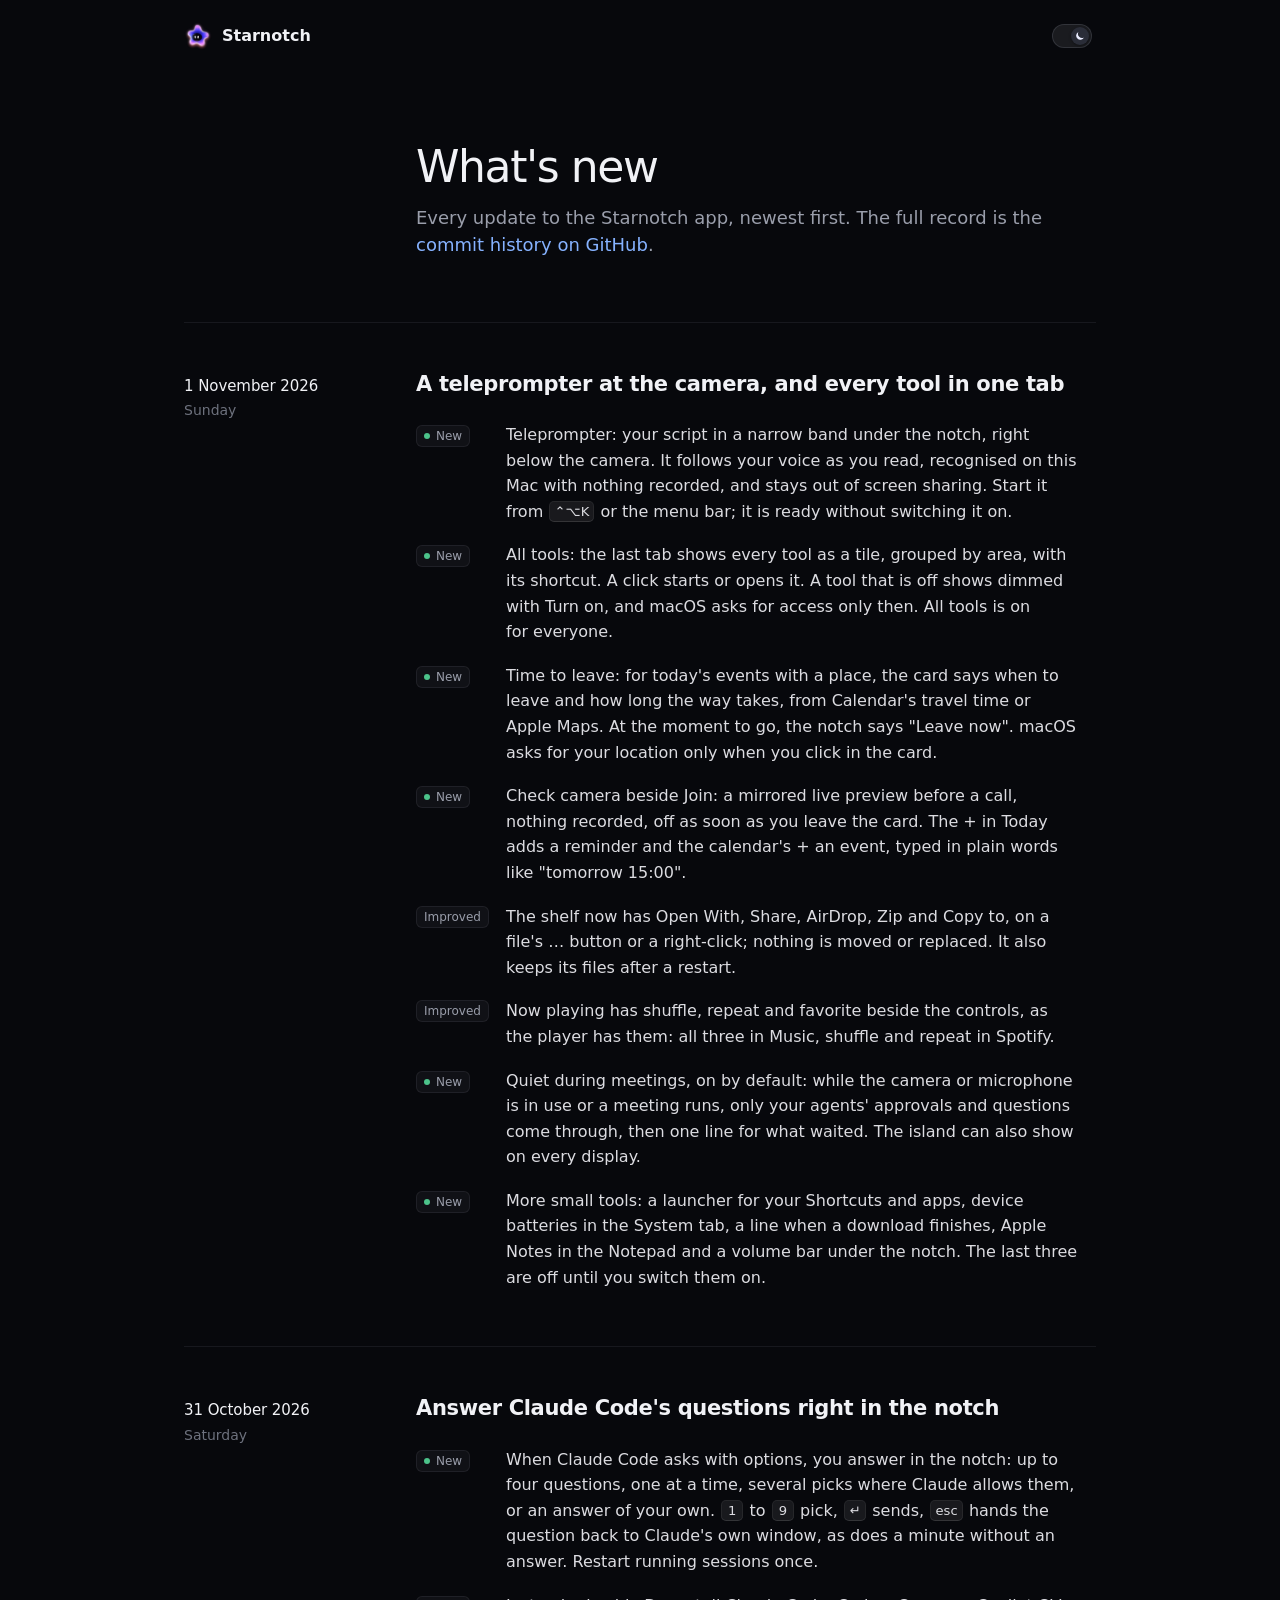
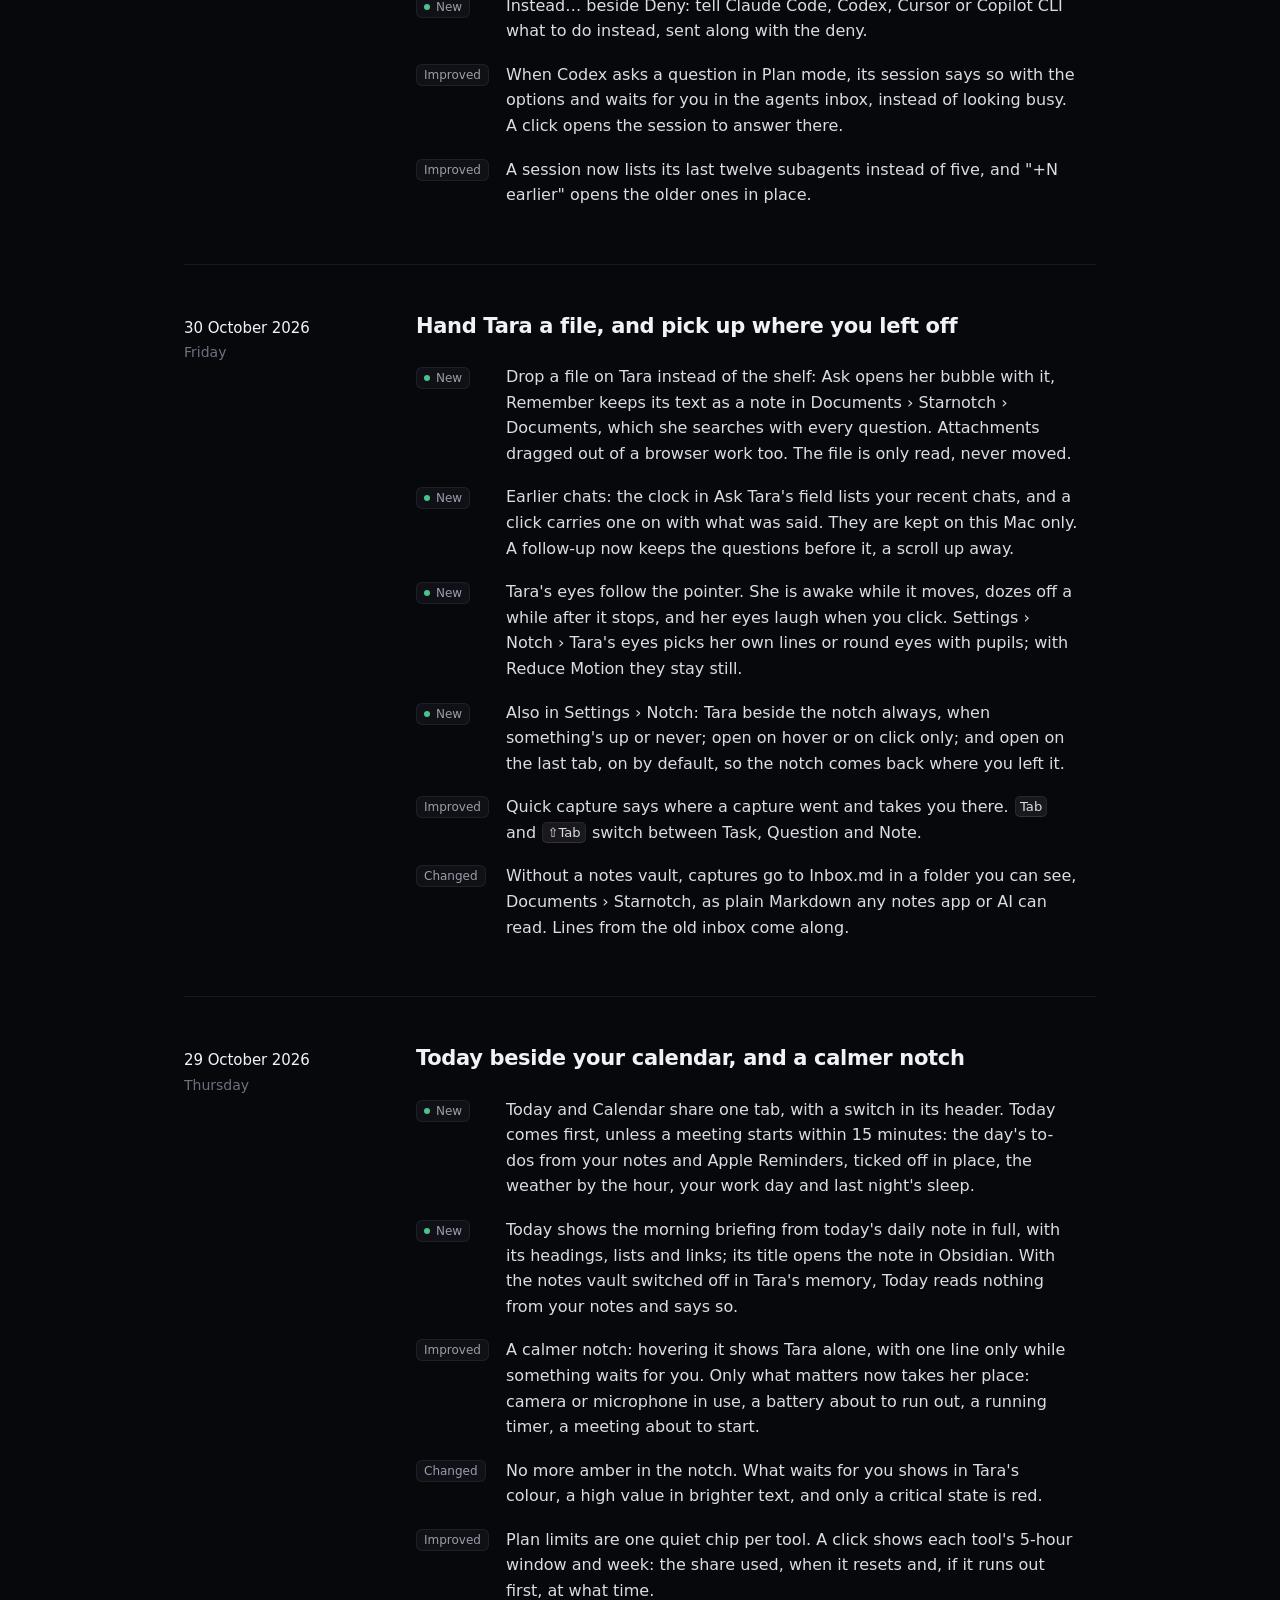
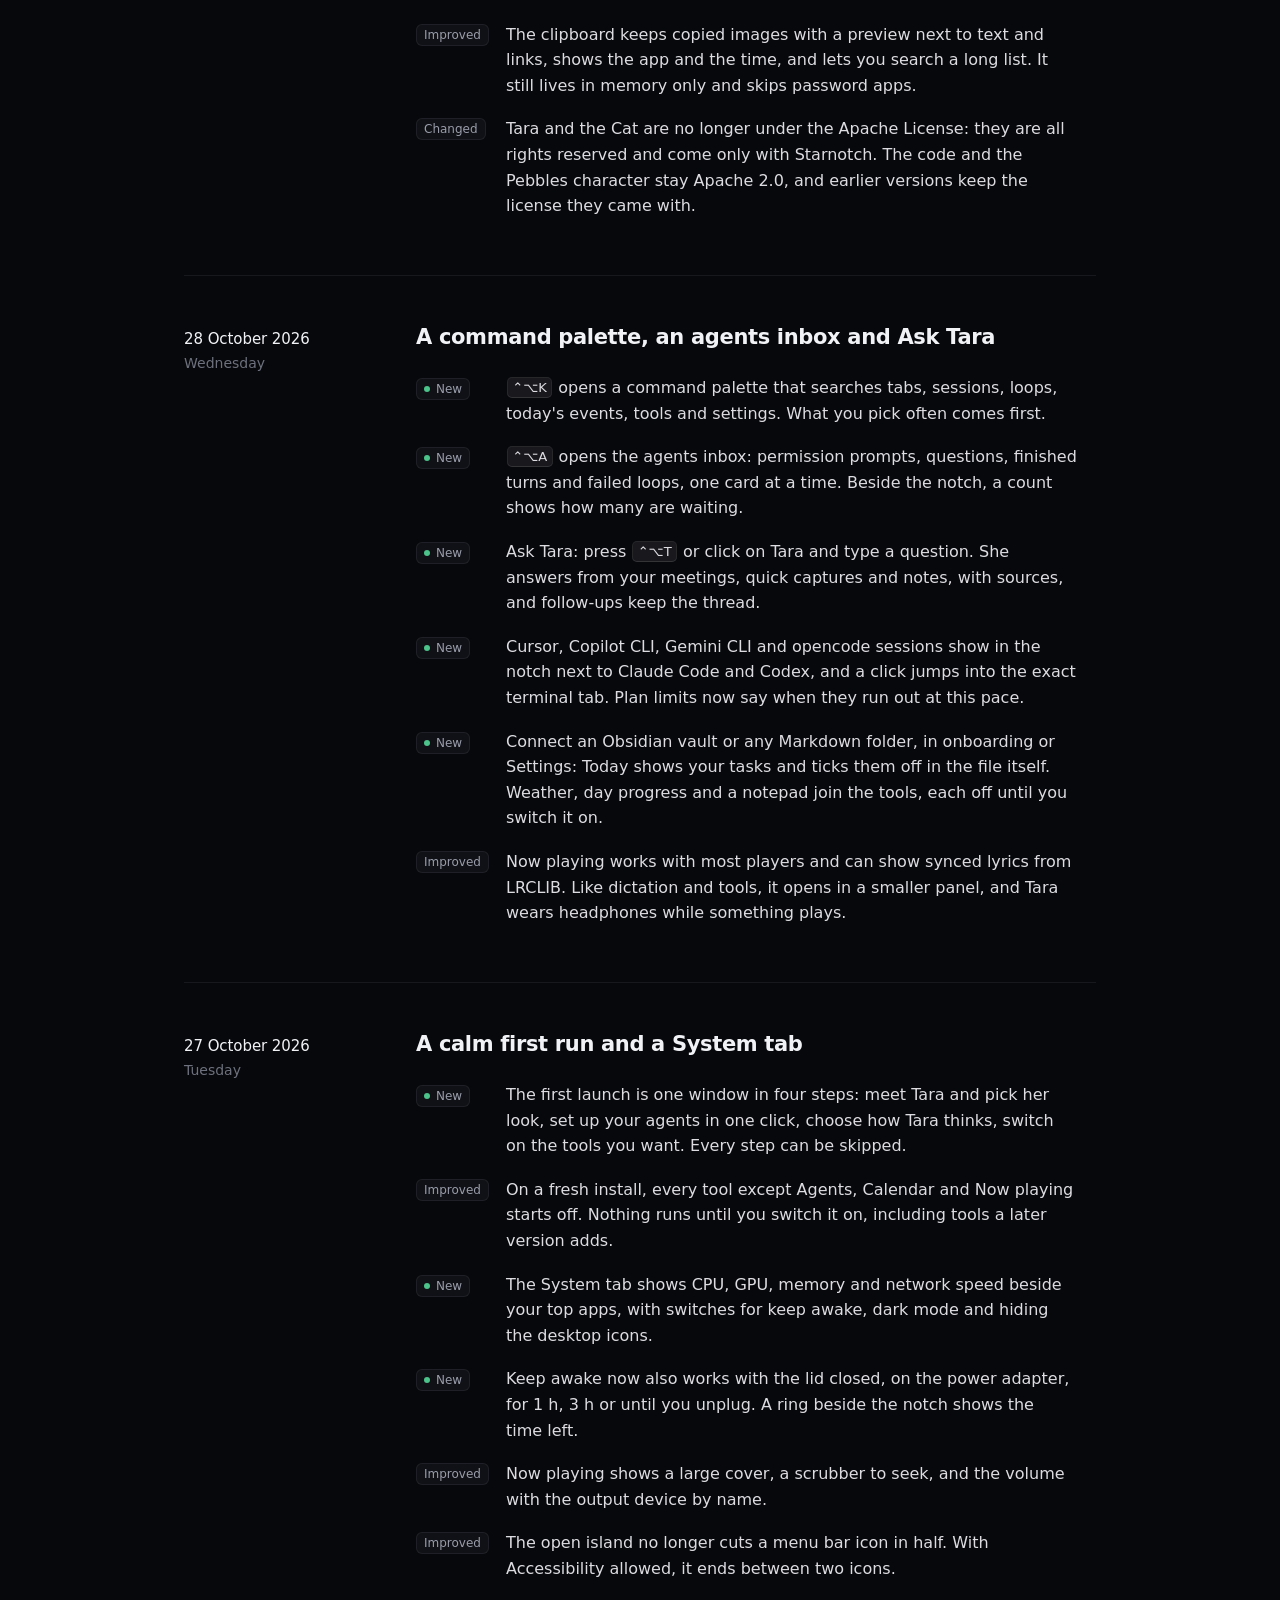
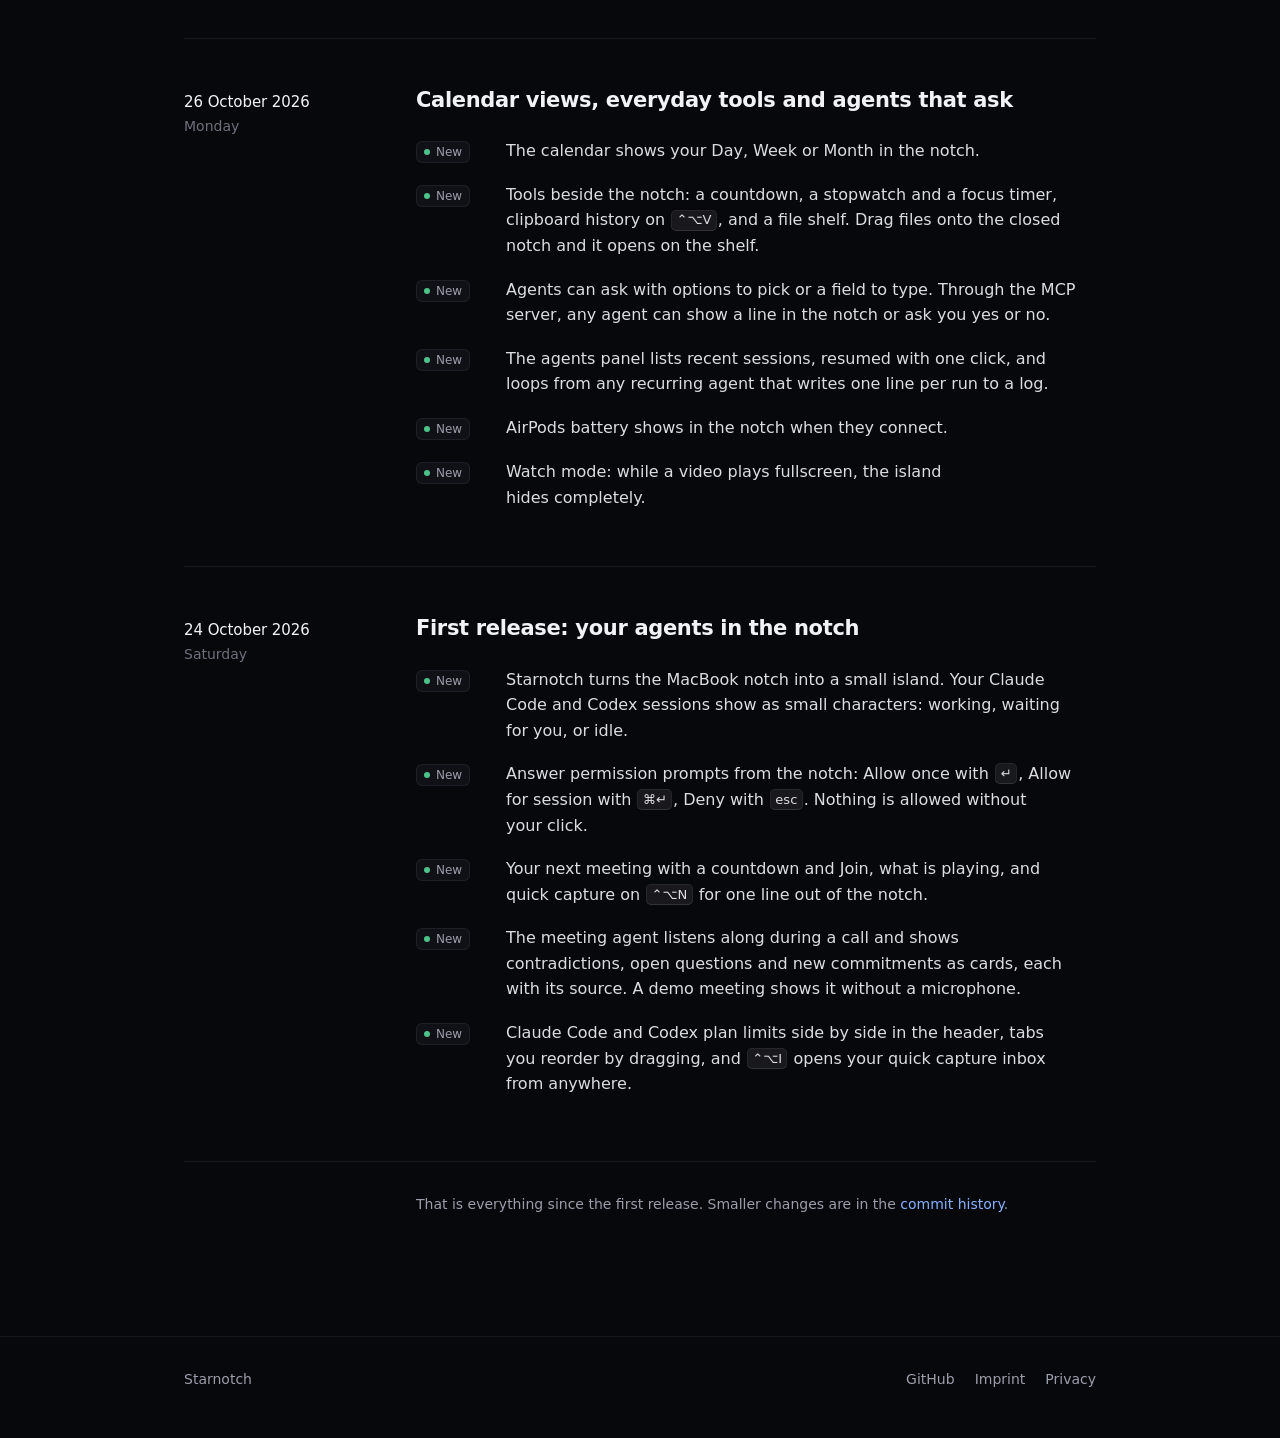
<file: whats-new/index.html>
<!doctype html>
<html lang="en" data-theme="dark">
<head>
  <meta charset="utf-8">
  <meta name="viewport" content="width=device-width, initial-scale=1">
  <title>What's new · Starnotch</title>
  <meta name="description" content="Every update to the Starnotch app, newest first.">
  <link rel="canonical" href="https://starnotch.app/whats-new/">
  <meta name="color-scheme" content="light dark">
  <meta name="theme-color" content="#07080c">
  <script>
    /* Dark by default; a choice made with the switch is remembered. Runs before first paint. */
    (function () { var t = 'dark'; try { t = localStorage.getItem('starnotch-theme') || 'dark'; } catch (e) {} document.documentElement.dataset.theme = t === 'light' ? 'light' : 'dark'; })();
  </script>
  <link rel="icon" href="../favicon.ico?v=2" sizes="any">
  <link rel="icon" type="image/png" href="../assets/icon-64.png?v=2">
  <link rel="apple-touch-icon" href="../assets/apple-touch-icon.png?v=2">
  <link rel="stylesheet" href="../shared/base.css">
  <link rel="stylesheet" href="../shared/legal.css">
  <link rel="stylesheet" href="whats-new.css">
  <!-- What's new, kept by hand: one entry per day an update ships, newest on top. Before adding
       one, read the entries below it. Each change appears once; a later entry may change an earlier
       one only by saying what is new ("now ..."), never by contradicting it. One name per feature,
       the one the app uses (Now playing, not Music; Agents inbox, not inbox ear). Plain words a user
       understands, no internal terms. "New" for something that did not exist, "Improved" only for
       something an earlier entry introduced, "Changed" for something that now works differently.
       Nothing that is not on main or not tested yet. -->
  <!-- Umami: visitor counts without cookies (privacy.html, section 2) -->
  <script defer src="https://cloud.umami.is/script.js" data-website-id="97f6c613-10b3-41fd-90ab-131f546e1269"></script>
</head>
<body>
  <a class="skip" href="#main">Skip to content</a>
  <header class="legal-top">
    <a class="mark" href="../"><img src="../assets/astra/nova/neutral.webp" alt="" width="28" height="28">Starnotch</a>
    <button class="theme" id="theme" type="button" role="switch" aria-checked="true" aria-label="Dark mode">
      <span class="theme-track"><span class="theme-knob">
        <svg class="sun" viewBox="0 0 16 16" aria-hidden="true" fill="none" stroke="currentColor" stroke-width="1.5" stroke-linecap="round"><circle cx="8" cy="8" r="2.7"/><path d="M8 1.7v1.2M8 13.1v1.2M1.7 8h1.2M13.1 8h1.2M3.6 3.6l.85.85M11.55 11.55l.85.85M3.6 12.4l.85-.85M11.55 4.45l.85-.85"/></svg>
        <svg class="moon" viewBox="0 0 16 16" aria-hidden="true" fill="currentColor"><path d="M13.3 10.1A5.5 5.5 0 0 1 5.9 2.7a5.5 5.5 0 1 0 7.4 7.4Z"/></svg>
      </span></span>
    </button>
  </header>

  <main id="main" class="wn">
    <div class="wn-head">
      <h1>What's new</h1>
      <p class="wn-intro">Every update to the Starnotch app, newest first. The full record is the <a href="https://github.com/juliokoelle/starnotch/commits/main">commit history on GitHub</a>.</p>
    </div>

    <ol class="feed">
      <li class="day" id="2026-11-01">
        <div class="day-date"><time datetime="2026-11-01">1 November 2026</time><span>Sunday</span></div>
        <div class="day-body">
          <h2>A teleprompter at the camera, and every tool in one tab</h2>
          <ul class="items">
            <li class="item"><span class="tag tag-new">New</span><p>Teleprompter: your script in a narrow band under the notch, right below the camera. It follows your voice as you read, recognised on this Mac with nothing recorded, and stays out of screen sharing. Start it from <kbd class="k">⌃⌥K</kbd> or the menu bar; it is ready without switching it on.</p></li>
            <li class="item"><span class="tag tag-new">New</span><p>All tools: the last tab shows every tool as a tile, grouped by area, with its shortcut. A click starts or opens it. A tool that is off shows dimmed with Turn on, and macOS asks for access only then. All tools is on for everyone.</p></li>
            <li class="item"><span class="tag tag-new">New</span><p>Time to leave: for today's events with a place, the card says when to leave and how long the way takes, from Calendar's travel time or Apple Maps. At the moment to go, the notch says "Leave now". macOS asks for your location only when you click in the card.</p></li>
            <li class="item"><span class="tag tag-new">New</span><p>Check camera beside Join: a mirrored live preview before a call, nothing recorded, off as soon as you leave the card. The + in Today adds a reminder and the calendar's + an event, typed in plain words like "tomorrow 15:00".</p></li>
            <li class="item"><span class="tag">Improved</span><p>The shelf now has Open With, Share, AirDrop, Zip and Copy to, on a file's … button or a right-click; nothing is moved or replaced. It also keeps its files after a restart.</p></li>
            <li class="item"><span class="tag">Improved</span><p>Now playing has shuffle, repeat and favorite beside the controls, as the player has them: all three in Music, shuffle and repeat in Spotify.</p></li>
            <li class="item"><span class="tag tag-new">New</span><p>Quiet during meetings, on by default: while the camera or microphone is in use or a meeting runs, only your agents' approvals and questions come through, then one line for what waited. The island can also show on every display.</p></li>
            <li class="item"><span class="tag tag-new">New</span><p>More small tools: a launcher for your Shortcuts and apps, device batteries in the System tab, a line when a download finishes, Apple Notes in the Notepad and a volume bar under the notch. The last three are off until you switch them on.</p></li>
          </ul>
        </div>
      </li>

      <li class="day" id="2026-10-31">
        <div class="day-date"><time datetime="2026-10-31">31 October 2026</time><span>Saturday</span></div>
        <div class="day-body">
          <h2>Answer Claude Code's questions right in the notch</h2>
          <ul class="items">
            <li class="item"><span class="tag tag-new">New</span><p>When Claude Code asks with options, you answer in the notch: up to four questions, one at a time, several picks where Claude allows them, or an answer of your own. <kbd class="k">1</kbd> to <kbd class="k">9</kbd> pick, <kbd class="k">↵</kbd> sends, <kbd class="k">esc</kbd> hands the question back to Claude's own window, as does a minute without an answer. Restart running sessions once.</p></li>
            <li class="item"><span class="tag tag-new">New</span><p>Instead… beside Deny: tell Claude Code, Codex, Cursor or Copilot CLI what to do instead, sent along with the deny.</p></li>
            <li class="item"><span class="tag">Improved</span><p>When Codex asks a question in Plan mode, its session says so with the options and waits for you in the agents inbox, instead of looking busy. A click opens the session to answer there.</p></li>
            <li class="item"><span class="tag">Improved</span><p>A session now lists its last twelve subagents instead of five, and "+N earlier" opens the older ones in place.</p></li>
          </ul>
        </div>
      </li>

      <li class="day" id="2026-10-30">
        <div class="day-date"><time datetime="2026-10-30">30 October 2026</time><span>Friday</span></div>
        <div class="day-body">
          <h2>Hand Tara a file, and pick up where you left off</h2>
          <ul class="items">
            <li class="item"><span class="tag tag-new">New</span><p>Drop a file on Tara instead of the shelf: Ask opens her bubble with it, Remember keeps its text as a note in Documents › Starnotch › Documents, which she searches with every question. Attachments dragged out of a browser work too. The file is only read, never moved.</p></li>
            <li class="item"><span class="tag tag-new">New</span><p>Earlier chats: the clock in Ask Tara's field lists your recent chats, and a click carries one on with what was said. They are kept on this Mac only. A follow-up now keeps the questions before it, a scroll up away.</p></li>
            <li class="item"><span class="tag tag-new">New</span><p>Tara's eyes follow the pointer. She is awake while it moves, dozes off a while after it stops, and her eyes laugh when you click. Settings › Notch › Tara's eyes picks her own lines or round eyes with pupils; with Reduce Motion they stay still.</p></li>
            <li class="item"><span class="tag tag-new">New</span><p>Also in Settings › Notch: Tara beside the notch always, when something's up or never; open on hover or on click only; and open on the last tab, on by default, so the notch comes back where you left it.</p></li>
            <li class="item"><span class="tag">Improved</span><p>Quick capture says where a capture went and takes you there. <kbd class="k">Tab</kbd> and <kbd class="k">⇧Tab</kbd> switch between Task, Question and Note.</p></li>
            <li class="item"><span class="tag">Changed</span><p>Without a notes vault, captures go to Inbox.md in a folder you can see, Documents › Starnotch, as plain Markdown any notes app or AI can read. Lines from the old inbox come along.</p></li>
          </ul>
        </div>
      </li>

      <li class="day" id="2026-10-29">
        <div class="day-date"><time datetime="2026-10-29">29 October 2026</time><span>Thursday</span></div>
        <div class="day-body">
          <h2>Today beside your calendar, and a calmer notch</h2>
          <ul class="items">
            <li class="item"><span class="tag tag-new">New</span><p>Today and Calendar share one tab, with a switch in its header. Today comes first, unless a meeting starts within 15 minutes: the day's to-dos from your notes and Apple Reminders, ticked off in place, the weather by the hour, your work day and last night's sleep.</p></li>
            <li class="item"><span class="tag tag-new">New</span><p>Today shows the morning briefing from today's daily note in full, with its headings, lists and links; its title opens the note in Obsidian. With the notes vault switched off in Tara's memory, Today reads nothing from your notes and says so.</p></li>
            <li class="item"><span class="tag">Improved</span><p>A calmer notch: hovering it shows Tara alone, with one line only while something waits for you. Only what matters now takes her place: camera or microphone in use, a battery about to run out, a running timer, a meeting about to start.</p></li>
            <li class="item"><span class="tag">Changed</span><p>No more amber in the notch. What waits for you shows in Tara's colour, a high value in brighter text, and only a critical state is red.</p></li>
            <li class="item"><span class="tag">Improved</span><p>Plan limits are one quiet chip per tool. A click shows each tool's 5-hour window and week: the share used, when it resets and, if it runs out first, at what time.</p></li>
            <li class="item"><span class="tag">Improved</span><p>The clipboard keeps copied images with a preview next to text and links, shows the app and the time, and lets you search a long list. It still lives in memory only and skips password apps.</p></li>
            <li class="item"><span class="tag">Changed</span><p>Tara and the Cat are no longer under the Apache License: they are all rights reserved and come only with Starnotch. The code and the Pebbles character stay Apache 2.0, and earlier versions keep the license they came with.</p></li>
          </ul>
        </div>
      </li>

      <li class="day" id="2026-10-28">
        <div class="day-date"><time datetime="2026-10-28">28 October 2026</time><span>Wednesday</span></div>
        <div class="day-body">
          <h2>A command palette, an agents inbox and Ask Tara</h2>
          <ul class="items">
            <li class="item"><span class="tag tag-new">New</span><p><kbd class="k">⌃⌥K</kbd> opens a command palette that searches tabs, sessions, loops, today's events, tools and settings. What you pick often comes first.</p></li>
            <li class="item"><span class="tag tag-new">New</span><p><kbd class="k">⌃⌥A</kbd> opens the agents inbox: permission prompts, questions, finished turns and failed loops, one card at a time. Beside the notch, a count shows how many are waiting.</p></li>
            <li class="item"><span class="tag tag-new">New</span><p>Ask Tara: press <kbd class="k">⌃⌥T</kbd> or click on Tara and type a question. She answers from your meetings, quick captures and notes, with sources, and follow-ups keep the thread.</p></li>
            <li class="item"><span class="tag tag-new">New</span><p>Cursor, Copilot CLI, Gemini CLI and opencode sessions show in the notch next to Claude Code and Codex, and a click jumps into the exact terminal tab. Plan limits now say when they run out at this pace.</p></li>
            <li class="item"><span class="tag tag-new">New</span><p>Connect an Obsidian vault or any Markdown folder, in onboarding or Settings: Today shows your tasks and ticks them off in the file itself. Weather, day progress and a notepad join the tools, each off until you switch it on.</p></li>
            <li class="item"><span class="tag">Improved</span><p>Now playing works with most players and can show synced lyrics from LRCLIB. Like dictation and tools, it opens in a smaller panel, and Tara wears headphones while something plays.</p></li>
          </ul>
        </div>
      </li>

      <li class="day" id="2026-10-27">
        <div class="day-date"><time datetime="2026-10-27">27 October 2026</time><span>Tuesday</span></div>
        <div class="day-body">
          <h2>A calm first run and a System tab</h2>
          <ul class="items">
            <li class="item"><span class="tag tag-new">New</span><p>The first launch is one window in four steps: meet Tara and pick her look, set up your agents in one click, choose how Tara thinks, switch on the tools you want. Every step can be skipped.</p></li>
            <li class="item"><span class="tag">Improved</span><p>On a fresh install, every tool except Agents, Calendar and Now playing starts off. Nothing runs until you switch it on, including tools a later version adds.</p></li>
            <li class="item"><span class="tag tag-new">New</span><p>The System tab shows CPU, GPU, memory and network speed beside your top apps, with switches for keep awake, dark mode and hiding the desktop icons.</p></li>
            <li class="item"><span class="tag tag-new">New</span><p>Keep awake now also works with the lid closed, on the power adapter, for 1&nbsp;h, 3&nbsp;h or until you unplug. A ring beside the notch shows the time left.</p></li>
            <li class="item"><span class="tag">Improved</span><p>Now playing shows a large cover, a scrubber to seek, and the volume with the output device by name.</p></li>
            <li class="item"><span class="tag">Improved</span><p>The open island no longer cuts a menu bar icon in half. With Accessibility allowed, it ends between two icons.</p></li>
          </ul>
        </div>
      </li>

      <li class="day" id="2026-10-26">
        <div class="day-date"><time datetime="2026-10-26">26 October 2026</time><span>Monday</span></div>
        <div class="day-body">
          <h2>Calendar views, everyday tools and agents that ask</h2>
          <ul class="items">
            <li class="item"><span class="tag tag-new">New</span><p>The calendar shows your Day, Week or Month in the notch.</p></li>
            <li class="item"><span class="tag tag-new">New</span><p>Tools beside the notch: a countdown, a stopwatch and a focus timer, clipboard history on <kbd class="k">⌃⌥V</kbd>, and a file shelf. Drag files onto the closed notch and it opens on the shelf.</p></li>
            <li class="item"><span class="tag tag-new">New</span><p>Agents can ask with options to pick or a field to type. Through the MCP server, any agent can show a line in the notch or ask you yes or no.</p></li>
            <li class="item"><span class="tag tag-new">New</span><p>The agents panel lists recent sessions, resumed with one click, and loops from any recurring agent that writes one line per run to a log.</p></li>
            <li class="item"><span class="tag tag-new">New</span><p>AirPods battery shows in the notch when they connect.</p></li>
            <li class="item"><span class="tag tag-new">New</span><p>Watch mode: while a video plays fullscreen, the island hides completely.</p></li>
          </ul>
        </div>
      </li>

      <li class="day" id="2026-10-24">
        <div class="day-date"><time datetime="2026-10-24">24 October 2026</time><span>Saturday</span></div>
        <div class="day-body">
          <h2>First release: your agents in the notch</h2>
          <ul class="items">
            <li class="item"><span class="tag tag-new">New</span><p>Starnotch turns the MacBook notch into a small island. Your Claude Code and Codex sessions show as small characters: working, waiting for you, or idle.</p></li>
            <li class="item"><span class="tag tag-new">New</span><p>Answer permission prompts from the notch: Allow once with <kbd class="k">↵</kbd>, Allow for session with <kbd class="k">⌘↵</kbd>, Deny with <kbd class="k">esc</kbd>. Nothing is allowed without your click.</p></li>
            <li class="item"><span class="tag tag-new">New</span><p>Your next meeting with a countdown and Join, what is playing, and quick capture on <kbd class="k">⌃⌥N</kbd> for one line out of the notch.</p></li>
            <li class="item"><span class="tag tag-new">New</span><p>The meeting agent listens along during a call and shows contradictions, open questions and new commitments as cards, each with its source. A demo meeting shows it without a microphone.</p></li>
            <li class="item"><span class="tag tag-new">New</span><p>Claude Code and Codex plan limits side by side in the header, tabs you reorder by dragging, and <kbd class="k">⌃⌥I</kbd> opens your quick capture inbox from anywhere.</p></li>
          </ul>
        </div>
      </li>
    </ol>

    <p class="wn-end">That is everything since the first release. Smaller changes are in the <a href="https://github.com/juliokoelle/starnotch/commits/main">commit history</a>.</p>
  </main>

  <footer class="foot"><div class="foot-in"><span>Starnotch</span><nav aria-label="Legal"><a href="https://github.com/juliokoelle/starnotch">GitHub</a><a href="../imprint.html">Imprint</a><a href="../privacy.html">Privacy</a></nav></div></footer>

  <script>
    /* Theme switch: same key as the home page, so the choice carries across. */
    (function () {
      var root = document.documentElement, btn = document.getElementById('theme'), meta = document.querySelector('meta[name="theme-color"]');
      function sync() { var dark = root.dataset.theme !== 'light'; btn.setAttribute('aria-checked', String(dark)); meta.setAttribute('content', dark ? '#07080c' : '#f5f6f8'); }
      btn.addEventListener('click', function () {
        var next = root.dataset.theme === 'light' ? 'dark' : 'light';
        root.dataset.theme = next;
        try { localStorage.setItem('starnotch-theme', next); } catch (e) { /* private mode: not remembered */ }
        sync();
      });
      sync();
    })();
  </script>
</body>
</html>
</file>
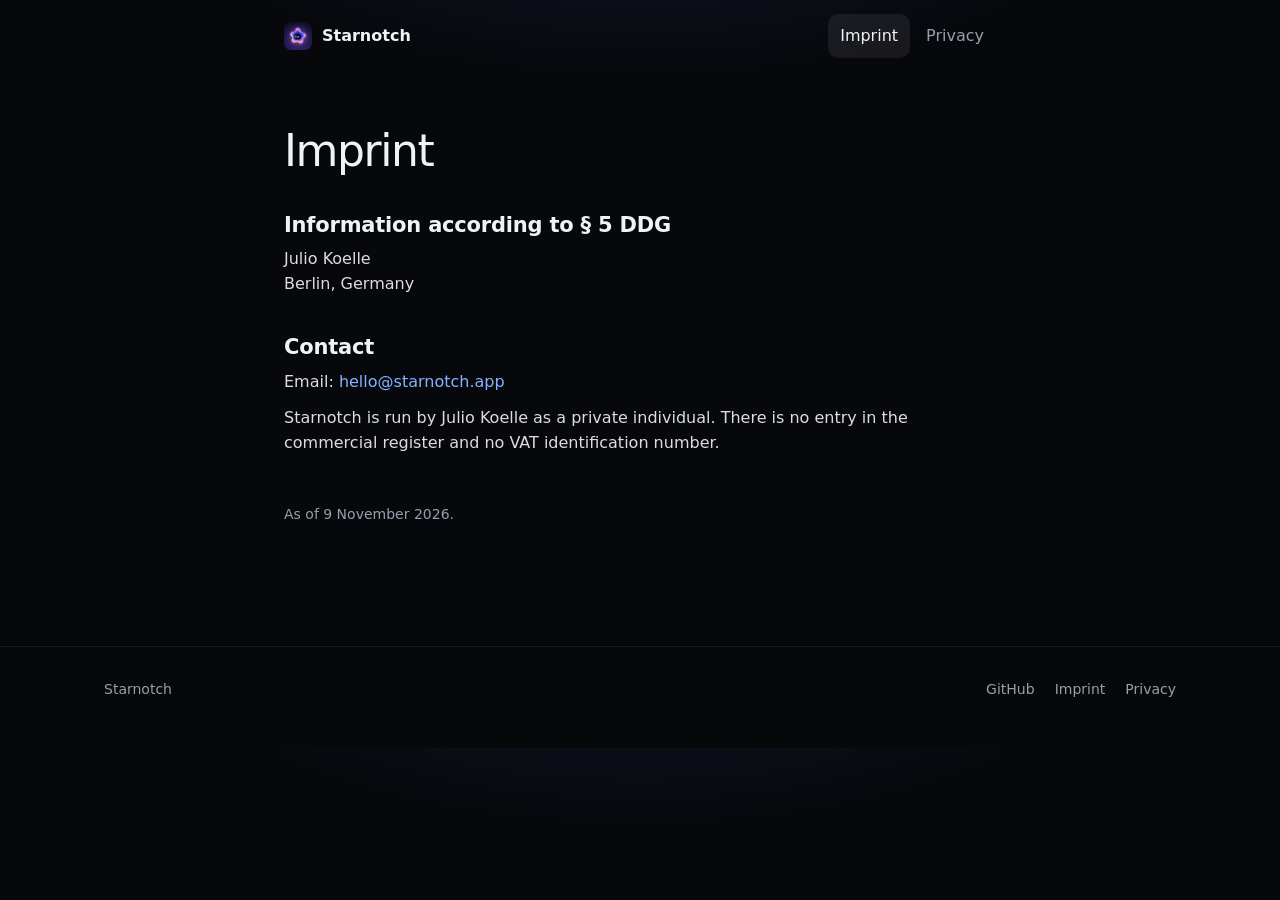
<file: imprint.html>
<!doctype html>
<html lang="en">
<head>
  <meta charset="utf-8">
  <meta name="viewport" content="width=device-width, initial-scale=1">
  <title>Imprint · Starnotch</title>
  <meta name="robots" content="noindex">
  <meta name="color-scheme" content="dark">
  <link rel="icon" href="favicon.ico?v=2" sizes="any">
  <link rel="icon" type="image/png" href="assets/icon-64.png?v=2">
  <link rel="stylesheet" href="shared/base.css">
  <link rel="stylesheet" href="shared/legal.css">
  <!-- Umami: visitor counts without cookies (privacy.html, section 2) -->
  <script defer src="https://cloud.umami.is/script.js" data-website-id="97f6c613-10b3-41fd-90ab-131f546e1269"></script>
</head>
<body>
  <header class="legal-top">
    <a href="./"><img src="assets/icon-64.png" alt="" width="28" height="28">Starnotch</a>
    <nav aria-label="Legal"><a href="imprint.html" aria-current="page">Imprint</a><a href="privacy.html">Privacy</a></nav>
  </header>
  <main class="legal">
    <h1>Imprint</h1>
    <h2>Information according to § 5 DDG</h2>
    <address>Julio Koelle<br>Berlin, Germany</address>
    <h2>Contact</h2>
    <p>Email: <a href="mailto:hello@starnotch.app">hello@starnotch.app</a></p>
    <p>Starnotch is run by Julio Koelle as a private individual. There is no entry in the commercial register and no VAT identification number.</p>
    <p class="stand">As of 9 November 2026.</p>
  </main>
  <footer class="foot"><div class="foot-in"><span>Starnotch</span><nav aria-label="Legal"><a href="https://github.com/juliokoelle/starnotch">GitHub</a><a href="imprint.html">Imprint</a><a href="privacy.html">Privacy</a></nav></div></footer>
</body>
</html>
</file>
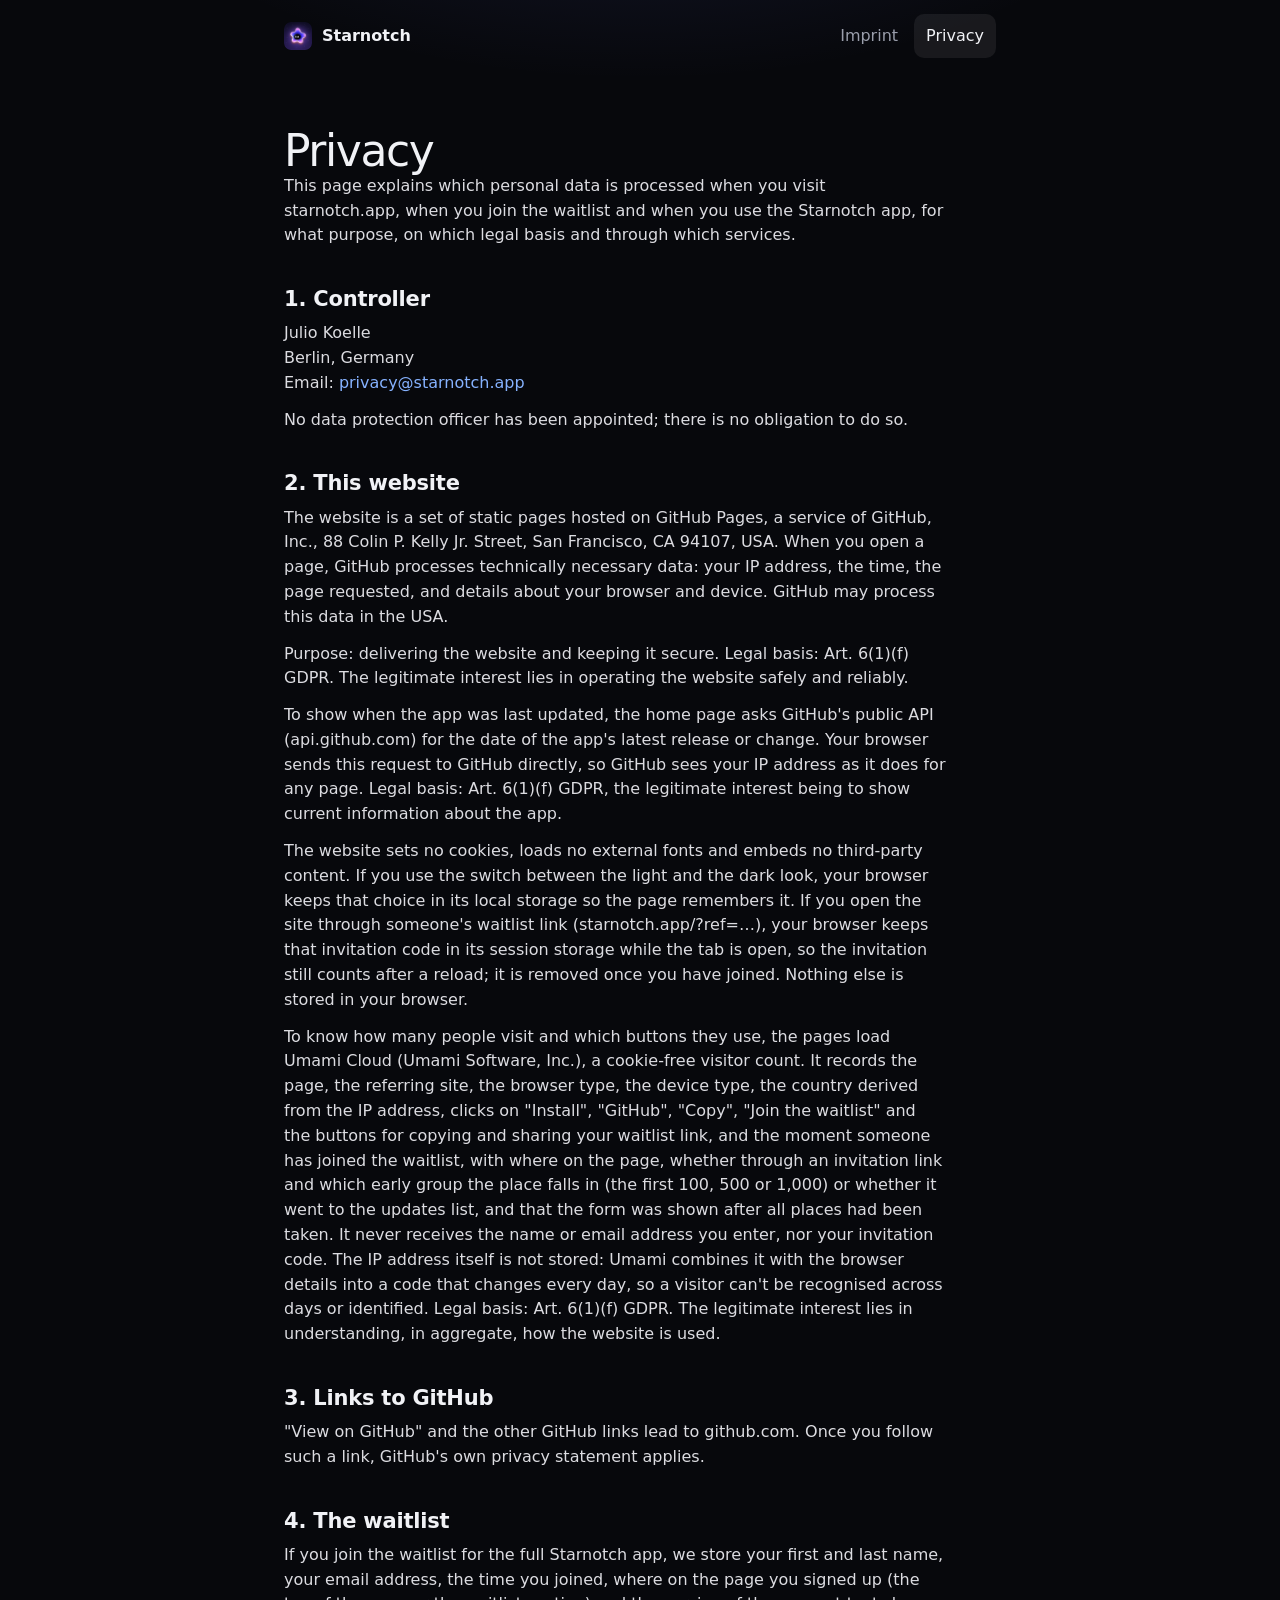
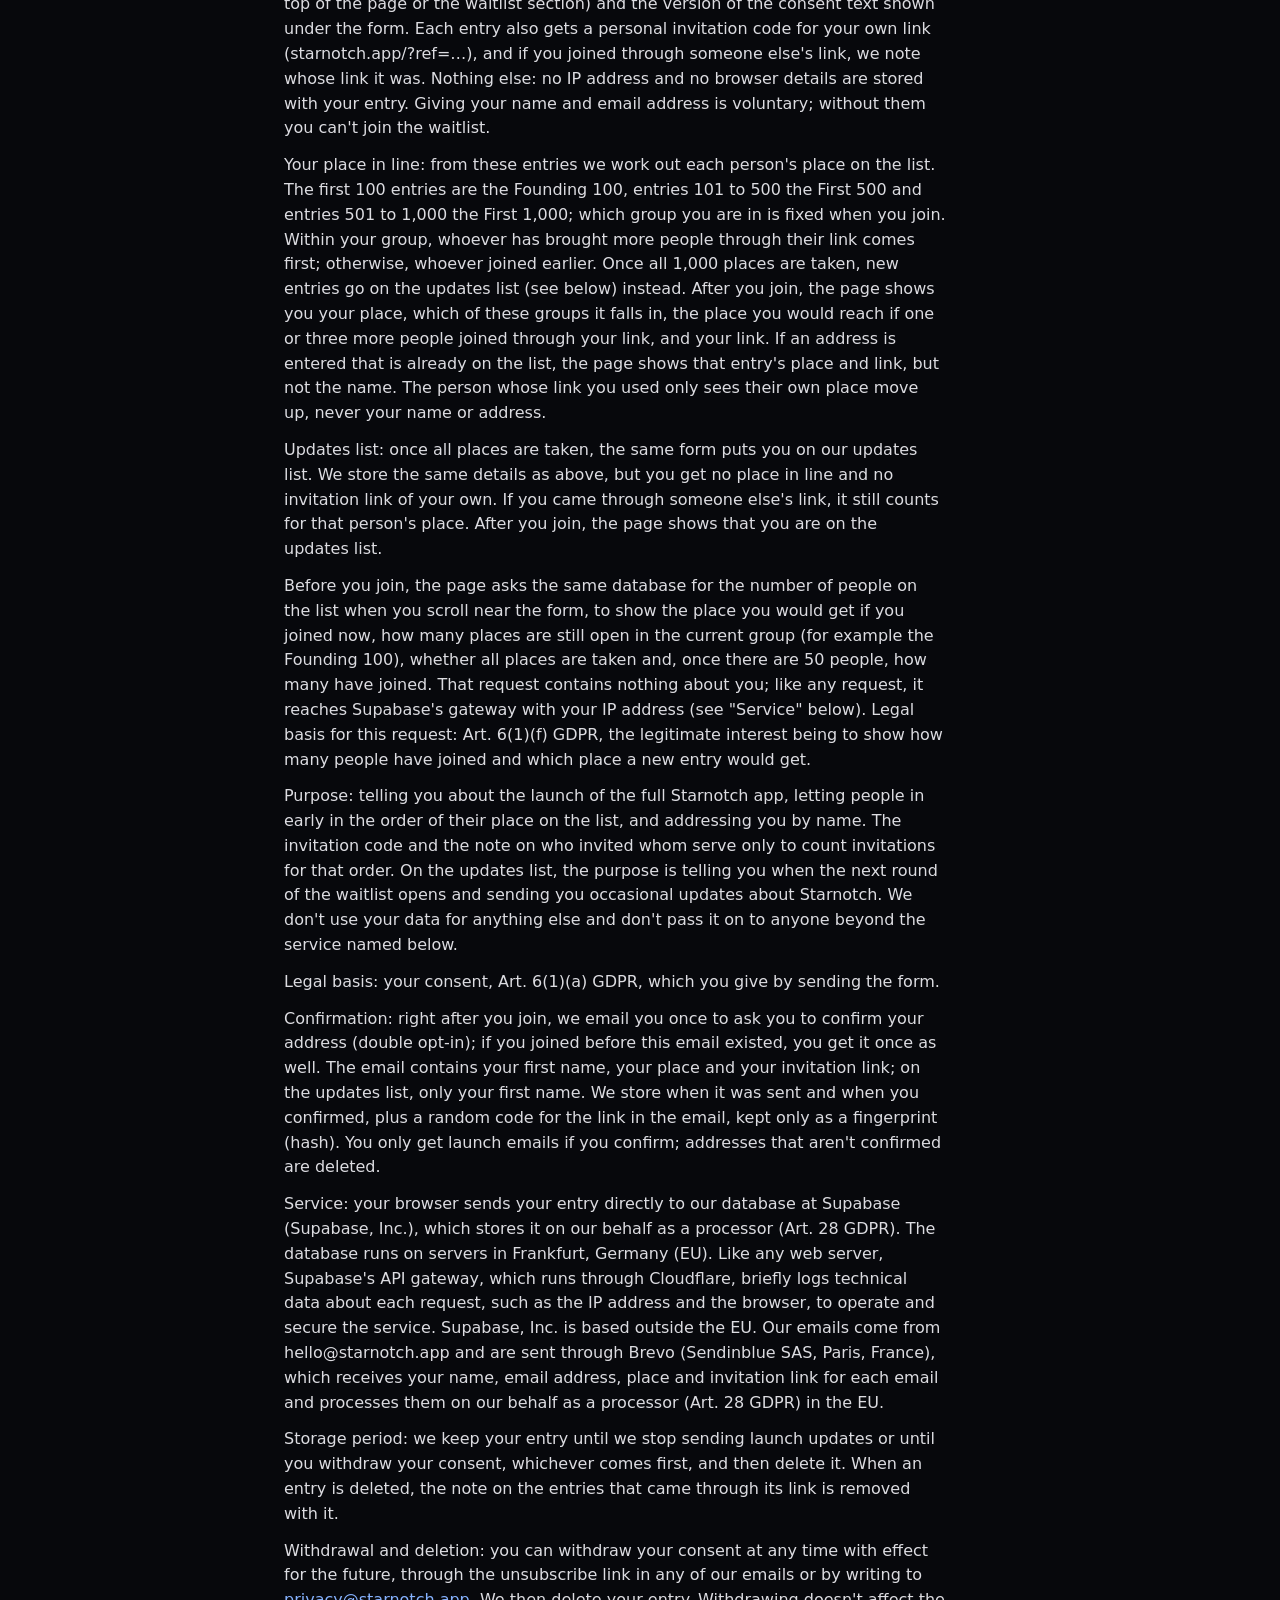
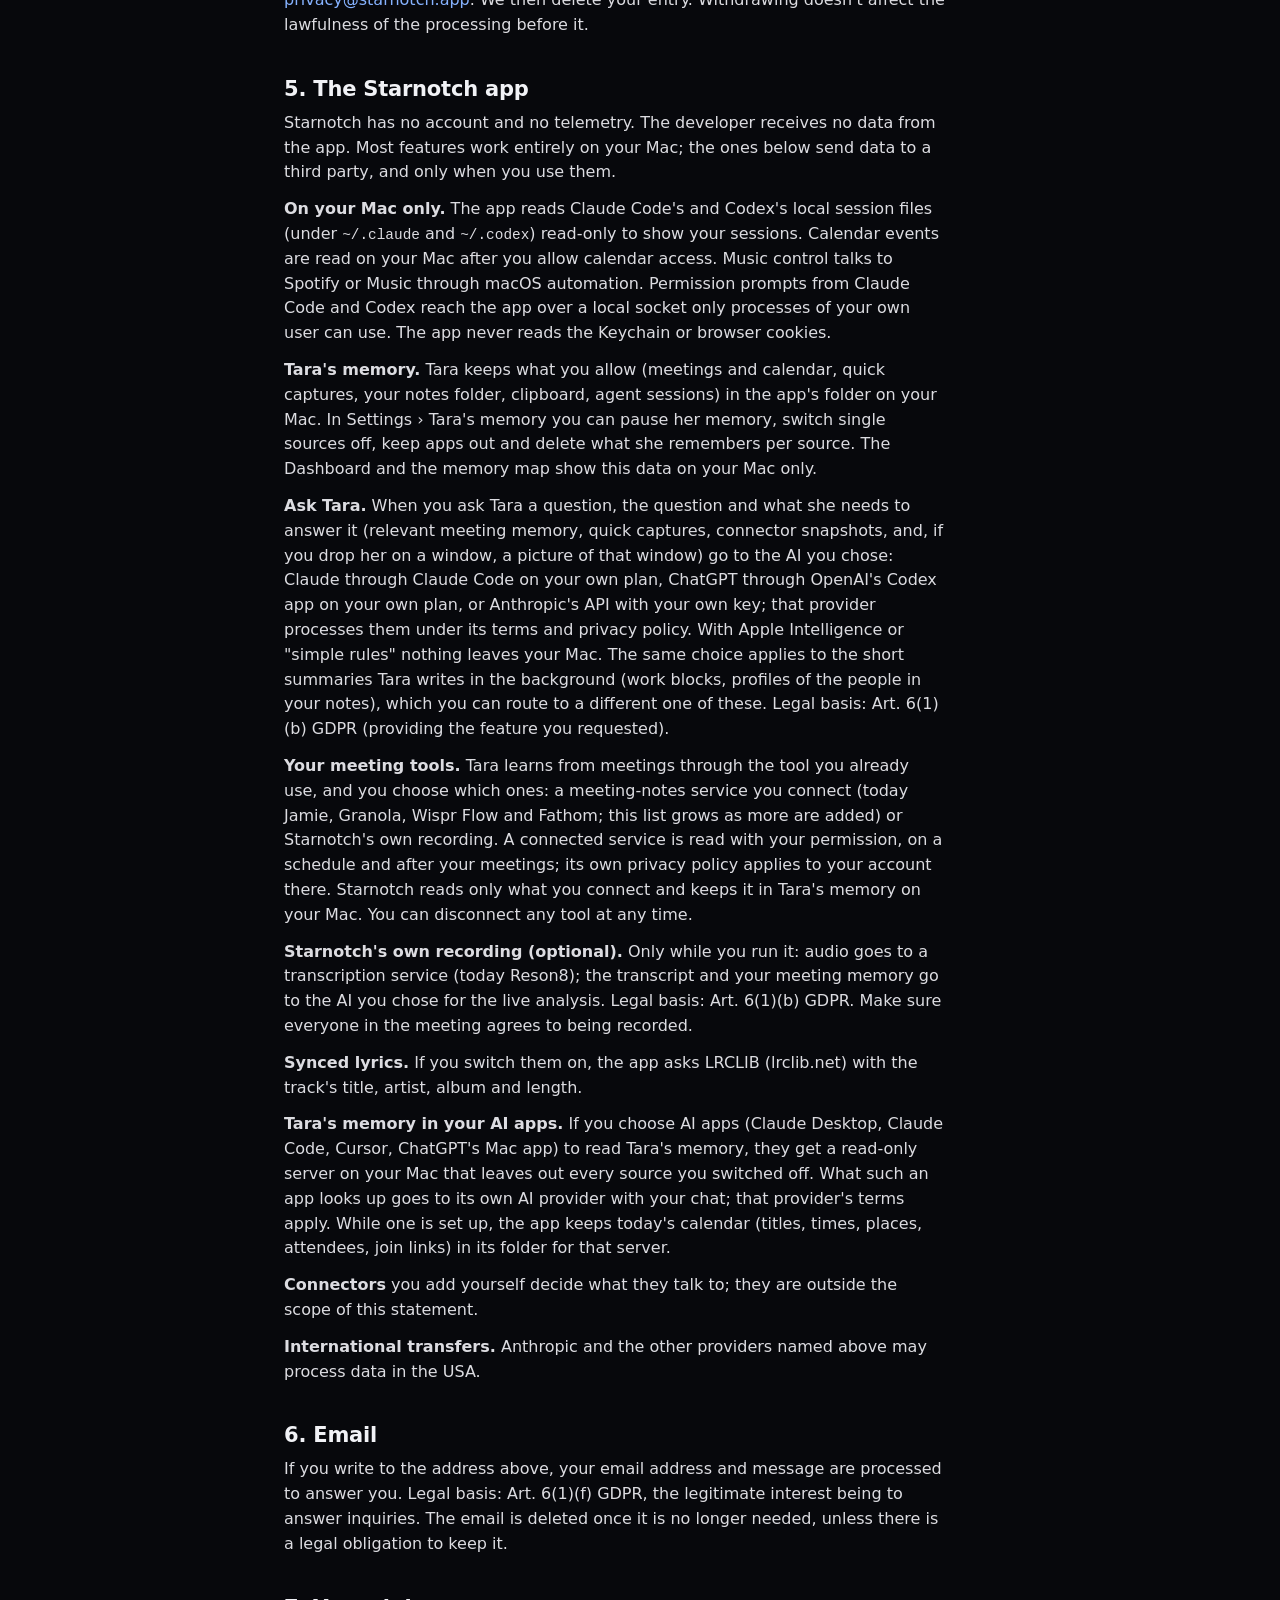
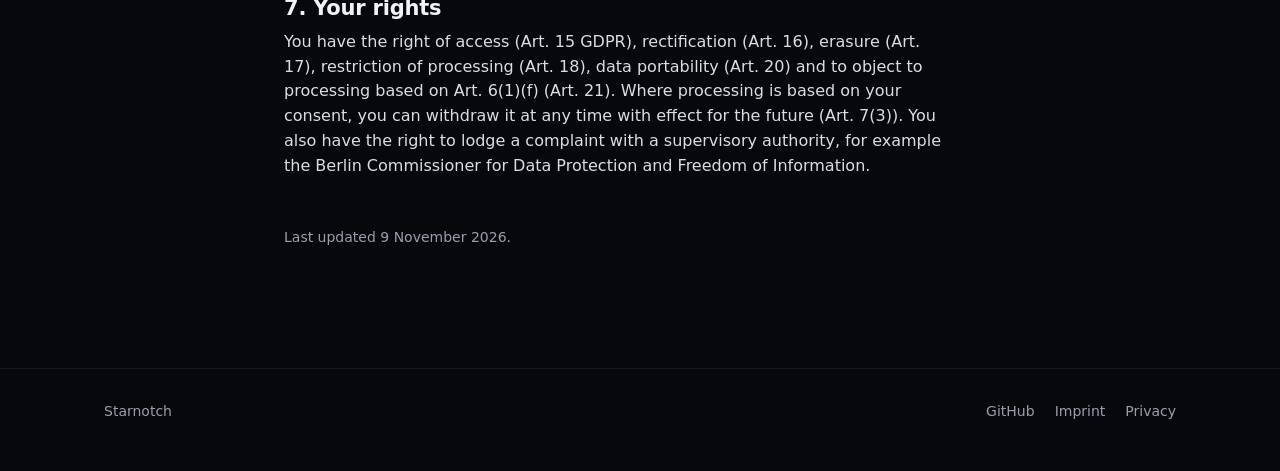
<file: privacy.html>
<!doctype html>
<html lang="en">
<head>
  <meta charset="utf-8">
  <meta name="viewport" content="width=device-width, initial-scale=1">
  <title>Privacy · Starnotch</title>
  <meta name="robots" content="noindex">
  <meta name="color-scheme" content="dark">
  <link rel="icon" href="favicon.ico?v=2" sizes="any">
  <link rel="icon" type="image/png" href="assets/icon-64.png?v=2">
  <link rel="stylesheet" href="shared/base.css">
  <link rel="stylesheet" href="shared/legal.css">
  <!-- Umami: visitor counts without cookies (privacy.html, section 2) -->
  <script defer src="https://cloud.umami.is/script.js" data-website-id="97f6c613-10b3-41fd-90ab-131f546e1269"></script>
</head>
<body>
  <header class="legal-top">
    <a href="./"><img src="assets/icon-64.png" alt="" width="28" height="28">Starnotch</a>
    <nav aria-label="Legal"><a href="imprint.html">Imprint</a><a href="privacy.html" aria-current="page">Privacy</a></nav>
  </header>
  <main class="legal">
    <h1>Privacy</h1>
    <p>This page explains which personal data is processed when you visit starnotch.app, when you join the waitlist and when you use the Starnotch app, for what purpose, on which legal basis and through which services.</p>

    <h2>1. Controller</h2>
    <address>Julio Koelle<br>Berlin, Germany</address>
    <p>Email: <a href="mailto:privacy@starnotch.app">privacy@starnotch.app</a></p>
    <p>No data protection officer has been appointed; there is no obligation to do so.</p>

    <h2>2. This website</h2>
    <p>The website is a set of static pages hosted on GitHub Pages, a service of GitHub, Inc., 88 Colin P. Kelly Jr. Street, San Francisco, CA 94107, USA. When you open a page, GitHub processes technically necessary data: your IP address, the time, the page requested, and details about your browser and device. GitHub may process this data in the USA.</p>
    <p>Purpose: delivering the website and keeping it secure. Legal basis: Art. 6(1)(f) GDPR. The legitimate interest lies in operating the website safely and reliably.</p>
    <p>To show when the app was last updated, the home page asks GitHub's public API (api.github.com) for the date of the app's latest release or change. Your browser sends this request to GitHub directly, so GitHub sees your IP address as it does for any page. Legal basis: Art. 6(1)(f) GDPR, the legitimate interest being to show current information about the app.</p>
    <p>The website sets no cookies, loads no external fonts and embeds no third-party content. If you use the switch between the light and the dark look, your browser keeps that choice in its local storage so the page remembers it. If you open the site through someone's waitlist link (starnotch.app/?ref=…), your browser keeps that invitation code in its session storage while the tab is open, so the invitation still counts after a reload; it is removed once you have joined. Nothing else is stored in your browser.</p>
    <p>To know how many people visit and which buttons they use, the pages load Umami Cloud (Umami Software, Inc.), a cookie-free visitor count. It records the page, the referring site, the browser type, the device type, the country derived from the IP address, clicks on "Install", "GitHub", "Copy", "Join the waitlist" and the buttons for copying and sharing your waitlist link, and the moment someone has joined the waitlist, with where on the page, whether through an invitation link and which early group the place falls in (the first 100, 500 or 1,000) or whether it went to the updates list, and that the form was shown after all places had been taken. It never receives the name or email address you enter, nor your invitation code. The IP address itself is not stored: Umami combines it with the browser details into a code that changes every day, so a visitor can't be recognised across days or identified. Legal basis: Art. 6(1)(f) GDPR. The legitimate interest lies in understanding, in aggregate, how the website is used.</p>

    <h2>3. Links to GitHub</h2>
    <p>"View on GitHub" and the other GitHub links lead to github.com. Once you follow such a link, GitHub's own privacy statement applies.</p>

    <h2 id="waitlist">4. The waitlist</h2>
    <p>If you join the waitlist for the full Starnotch app, we store your first and last name, your email address, the time you joined, where on the page you signed up (the top of the page or the waitlist section) and the version of the consent text shown under the form. Each entry also gets a personal invitation code for your own link (starnotch.app/?ref=…), and if you joined through someone else's link, we note whose link it was. Nothing else: no IP address and no browser details are stored with your entry. Giving your name and email address is voluntary; without them you can't join the waitlist.</p>
    <p>Your place in line: from these entries we work out each person's place on the list. The first 100 entries are the Founding 100, entries 101 to 500 the First 500 and entries 501 to 1,000 the First 1,000; which group you are in is fixed when you join. Within your group, whoever has brought more people through their link comes first; otherwise, whoever joined earlier. Once all 1,000 places are taken, new entries go on the updates list (see below) instead. After you join, the page shows you your place, which of these groups it falls in, the place you would reach if one or three more people joined through your link, and your link. If an address is entered that is already on the list, the page shows that entry's place and link, but not the name. The person whose link you used only sees their own place move up, never your name or address.</p>
    <p>Updates list: once all places are taken, the same form puts you on our updates list. We store the same details as above, but you get no place in line and no invitation link of your own. If you came through someone else's link, it still counts for that person's place. After you join, the page shows that you are on the updates list.</p>
    <p>Before you join, the page asks the same database for the number of people on the list when you scroll near the form, to show the place you would get if you joined now, how many places are still open in the current group (for example the Founding 100), whether all places are taken and, once there are 50 people, how many have joined. That request contains nothing about you; like any request, it reaches Supabase's gateway with your IP address (see "Service" below). Legal basis for this request: Art. 6(1)(f) GDPR, the legitimate interest being to show how many people have joined and which place a new entry would get.</p>
    <p>Purpose: telling you about the launch of the full Starnotch app, letting people in early in the order of their place on the list, and addressing you by name. The invitation code and the note on who invited whom serve only to count invitations for that order. On the updates list, the purpose is telling you when the next round of the waitlist opens and sending you occasional updates about Starnotch. We don't use your data for anything else and don't pass it on to anyone beyond the service named below.</p>
    <p>Legal basis: your consent, Art. 6(1)(a) GDPR, which you give by sending the form.</p>
    <p>Confirmation: right after you join, we email you once to ask you to confirm your address (double opt-in); if you joined before this email existed, you get it once as well. The email contains your first name, your place and your invitation link; on the updates list, only your first name. We store when it was sent and when you confirmed, plus a random code for the link in the email, kept only as a fingerprint (hash). You only get launch emails if you confirm; addresses that aren't confirmed are deleted.</p>
    <p>Service: your browser sends your entry directly to our database at Supabase (Supabase, Inc.), which stores it on our behalf as a processor (Art. 28 GDPR). The database runs on servers in Frankfurt, Germany (EU). Like any web server, Supabase's API gateway, which runs through Cloudflare, briefly logs technical data about each request, such as the IP address and the browser, to operate and secure the service. Supabase, Inc. is based outside the EU. Our emails come from hello@starnotch.app and are sent through Brevo (Sendinblue SAS, Paris, France), which receives your name, email address, place and invitation link for each email and processes them on our behalf as a processor (Art. 28 GDPR) in the EU.</p>
    <p>Storage period: we keep your entry until we stop sending launch updates or until you withdraw your consent, whichever comes first, and then delete it. When an entry is deleted, the note on the entries that came through its link is removed with it.</p>
    <p>Withdrawal and deletion: you can withdraw your consent at any time with effect for the future, through the unsubscribe link in any of our emails or by writing to <a href="mailto:privacy@starnotch.app">privacy@starnotch.app</a>. We then delete your entry. Withdrawing doesn't affect the lawfulness of the processing before it.</p>

    <h2>5. The Starnotch app</h2>
    <p>Starnotch has no account and no telemetry. The developer receives no data from the app. Most features work entirely on your Mac; the ones below send data to a third party, and only when you use them.</p>
    <p><b>On your Mac only.</b> The app reads Claude Code's and Codex's local session files (under <code>~/.claude</code> and <code>~/.codex</code>) read-only to show your sessions. Calendar events are read on your Mac after you allow calendar access. Music control talks to Spotify or Music through macOS automation. Permission prompts from Claude Code and Codex reach the app over a local socket only processes of your own user can use. The app never reads the Keychain or browser cookies.</p>
    <p><b>Tara's memory.</b> Tara keeps what you allow (meetings and calendar, quick captures, your notes folder, clipboard, agent sessions) in the app's folder on your Mac. In Settings › Tara's memory you can pause her memory, switch single sources off, keep apps out and delete what she remembers per source. The Dashboard and the memory map show this data on your Mac only.</p>
    <p><b>Ask Tara.</b> When you ask Tara a question, the question and what she needs to answer it (relevant meeting memory, quick captures, connector snapshots, and, if you drop her on a window, a picture of that window) go to the AI you chose: Claude through Claude Code on your own plan, ChatGPT through OpenAI's Codex app on your own plan, or Anthropic's API with your own key; that provider processes them under its terms and privacy policy. With Apple Intelligence or "simple rules" nothing leaves your Mac. The same choice applies to the short summaries Tara writes in the background (work blocks, profiles of the people in your notes), which you can route to a different one of these. Legal basis: Art. 6(1)(b) GDPR (providing the feature you requested).</p>
    <p><b>Your meeting tools.</b> Tara learns from meetings through the tool you already use, and you choose which ones: a meeting-notes service you connect (today Jamie, Granola, Wispr Flow and Fathom; this list grows as more are added) or Starnotch's own recording. A connected service is read with your permission, on a schedule and after your meetings; its own privacy policy applies to your account there. Starnotch reads only what you connect and keeps it in Tara's memory on your Mac. You can disconnect any tool at any time.</p>
    <p><b>Starnotch's own recording (optional).</b> Only while you run it: audio goes to a transcription service (today Reson8); the transcript and your meeting memory go to the AI you chose for the live analysis. Legal basis: Art. 6(1)(b) GDPR. Make sure everyone in the meeting agrees to being recorded.</p>
    <p><b>Synced lyrics.</b> If you switch them on, the app asks LRCLIB (lrclib.net) with the track's title, artist, album and length.</p>
    <p><b>Tara's memory in your AI apps.</b> If you choose AI apps (Claude Desktop, Claude Code, Cursor, ChatGPT's Mac app) to read Tara's memory, they get a read-only server on your Mac that leaves out every source you switched off. What such an app looks up goes to its own AI provider with your chat; that provider's terms apply. While one is set up, the app keeps today's calendar (titles, times, places, attendees, join links) in its folder for that server.</p>
    <p><b>Connectors</b> you add yourself decide what they talk to; they are outside the scope of this statement.</p>
    <p><b>International transfers.</b> Anthropic and the other providers named above may process data in the USA.</p>

    <h2>6. Email</h2>
    <p>If you write to the address above, your email address and message are processed to answer you. Legal basis: Art. 6(1)(f) GDPR, the legitimate interest being to answer inquiries. The email is deleted once it is no longer needed, unless there is a legal obligation to keep it.</p>

    <h2>7. Your rights</h2>
    <p>You have the right of access (Art. 15 GDPR), rectification (Art. 16), erasure (Art. 17), restriction of processing (Art. 18), data portability (Art. 20) and to object to processing based on Art. 6(1)(f) (Art. 21). Where processing is based on your consent, you can withdraw it at any time with effect for the future (Art. 7(3)). You also have the right to lodge a complaint with a supervisory authority, for example the Berlin Commissioner for Data Protection and Freedom of Information.</p>

    <p class="stand">Last updated 9 November 2026.</p>
  </main>
  <footer class="foot"><div class="foot-in"><span>Starnotch</span><nav aria-label="Legal"><a href="https://github.com/juliokoelle/starnotch">GitHub</a><a href="imprint.html">Imprint</a><a href="privacy.html">Privacy</a></nav></div></footer>
</body>
</html>
</file>
<file: shared/base.css>
/* Starnotch site, shared base.
   Register: Product Precision (dark first, cool deep neutrals, one accent, system font).
   Accent is the app's own action blue (Theme.accent #4C8DFF in Sources/NotchKit/Notch/Theme.swift),
   so page and product mean the same thing by it: something you can do.
   Status colours are the app's: ok, waiting, critical. Character tints are product content,
   not page colour. */

:root {
  color-scheme: dark;

  --font: -apple-system, BlinkMacSystemFont, "SF Pro Text", "SF Pro Display", "Helvetica Neue", system-ui, sans-serif;
  --mono: "SF Mono", ui-monospace, Menlo, monospace;

  --fs-xs: 14px; --fs-sm: 14px; --fs-base: 16px; --fs-md: 18px;
  --fs-lg: 21px; --fs-xl: 28px; --fs-2xl: 40px; --fs-3xl: 56px; --fs-4xl: 64px;

  --r: 14px; --r-sm: 10px; --r-xs: 7px; --hit: 44px;

  --bg: #07080c;
  --bg-2: #0b0c12;
  --surface-1: #0f1118;
  --surface-2: #151822;
  --line: rgba(222, 228, 255, .075);
  --line-2: rgba(222, 228, 255, .12);

  --ink-1: #f1f2f6;
  --ink-body: #dcdce1;
  --ink-2: #9a9eab;
  --ink-3: #6d717d;

  --accent: #4c8dff;
  --accent-ink: #86b2ff;
  --accent-fill: #2f6fea;
  --accent-soft: rgba(76, 141, 255, .13);
  --on-accent: #fff;

  --ok: #4cc38a; --wait: #e9a23b; --crit: #f0645a;

  --ease: cubic-bezier(.22, 1, .36, 1);
  --ease-in-out: cubic-bezier(.65, 0, .35, 1);
  --dur-press: 120ms; --dur-ui: 190ms; --dur-enter: 280ms;

  --shadow-lg: 0 1px 1px rgba(0,0,0,.4), 0 30px 80px -30px rgba(0,0,0,.9);
}

*, *::before, *::after { box-sizing: border-box; }
html { -webkit-text-size-adjust: 100%; text-size-adjust: 100%; }
body {
  margin: 0;
  background: var(--bg);
  color: var(--ink-body);
  font: 400 var(--fs-base)/1.55 var(--font);
  -webkit-font-smoothing: antialiased;
  -moz-osx-font-smoothing: grayscale;
  overflow-x: hidden;
}
img { display: block; max-width: 100%; }
a { color: var(--accent-ink); text-decoration: none; }
@media (hover: hover) { a:hover { text-decoration: underline; text-underline-offset: 3px; text-decoration-thickness: 1px; } }
h1, h2, h3 { color: var(--ink-1); margin: 0; font-weight: 500; text-wrap: balance; }
h1 { letter-spacing: -.032em; line-height: 1.04; }
h2 { letter-spacing: -.026em; line-height: 1.1; }
h3 { letter-spacing: -.012em; line-height: 1.3; }
p { margin: 0; text-wrap: pretty; }
code, kbd { font-family: var(--mono); font-size: .9em; }
.num { font-variant-numeric: tabular-nums; }

:focus-visible { outline: 2px solid var(--accent); outline-offset: 3px; border-radius: 6px; }

.skip { position: absolute; left: 16px; top: -60px; z-index: 100; background: var(--surface-2); color: var(--ink-1); padding: 10px 14px; border-radius: var(--r-sm); }
.skip:focus { top: 12px; }

/* Buttons. The main CTA is the only capsule on the page. */
.btn {
  display: inline-flex; align-items: center; justify-content: center; gap: 9px;
  min-height: var(--hit); padding: 0 18px;
  font: 500 15px/1 var(--font); letter-spacing: -.005em;
  color: var(--ink-1); border: 0; cursor: pointer; text-decoration: none !important;
  border-radius: var(--r-sm);
  transition: transform var(--dur-press) var(--ease), background-color var(--dur-ui) var(--ease), box-shadow var(--dur-ui) var(--ease);
  -webkit-tap-highlight-color: transparent;
}
.btn:active { transform: scale(.97); }
.btn svg { width: 17px; height: 17px; flex: none; }
.btn-primary {
  border-radius: 999px; padding: 0 22px 0 20px; min-height: 50px; font-size: 16px;
  color: var(--on-accent);
  background: linear-gradient(180deg, #3d7bf3 0%, var(--accent-fill) 100%);
  box-shadow: inset 0 1px 0 rgba(255,255,255,.22), inset 0 -1px 0 rgba(0,0,0,.18), 0 1px 2px rgba(0,0,0,.4), 0 10px 30px -10px rgba(47,111,234,.65);
}
.btn-secondary {
  min-height: 50px; font-size: 16px;
  background: rgba(255,255,255,.06);
  box-shadow: inset 0 0 0 1px var(--line-2);
}
.btn-ghost { background: transparent; color: var(--ink-body); padding: 0 12px; }
@media (hover: hover) {
  .btn-primary:hover { box-shadow: inset 0 1px 0 rgba(255,255,255,.28), inset 0 -1px 0 rgba(0,0,0,.18), 0 1px 2px rgba(0,0,0,.4), 0 14px 36px -10px rgba(47,111,234,.8); }
  .btn-secondary:hover { background: rgba(255,255,255,.09); }
  .btn-ghost:hover { background: rgba(255,255,255,.05); }
}
.cta-note { font-size: var(--fs-xs); color: var(--ink-2); }

kbd.k {
  display: inline-flex; align-items: center; justify-content: center; min-width: 1.7em; height: 1.6em; padding: 0 .4em;
  font: 500 .82em/1 var(--font); color: var(--ink-body);
  background: rgba(255,255,255,.07); border-radius: 5px; box-shadow: inset 0 -1px 0 rgba(255,255,255,.06), inset 0 0 0 1px rgba(255,255,255,.06);
}

/* Starfield canvas behind everything. */
.sky { position: fixed; inset: 0; z-index: 0; pointer-events: none; }
.page { position: relative; z-index: 1; }

/* Footer, shared. */
.foot { border-top: 1px solid var(--line); margin-top: 120px; }
.foot-in { max-width: 1120px; margin: 0 auto; padding: 32px 24px 48px; display: flex; gap: 24px; align-items: center; justify-content: space-between; flex-wrap: wrap; color: var(--ink-2); font-size: var(--fs-sm); }
.foot-mark { display: flex; align-items: center; gap: 10px; color: var(--ink-1); font-weight: 500; }
.foot-mark img { width: 24px; height: 24px; border-radius: 6px; }
.foot nav { display: flex; gap: 20px; flex-wrap: wrap; }
.foot nav a { color: var(--ink-2); }
.foot nav a:hover { color: var(--ink-1); }

@media (prefers-reduced-motion: reduce) {
  *, *::before, *::after { animation-duration: .001ms !important; animation-iteration-count: 1 !important; transition-duration: .001ms !important; scroll-behavior: auto !important; }
}

.sr-only { position: absolute; width: 1px; height: 1px; padding: 0; margin: -1px; overflow: hidden; clip: rect(0 0 0 0); white-space: nowrap; border: 0; }

/* Compact segmented control with a sliding indicator (shared by the variants). */
.seg { position: relative; display: inline-flex; padding: 3px; border-radius: 10px; background: rgba(255,255,255,.05); box-shadow: inset 0 0 0 1px var(--line); }
.seg button { all: unset; box-sizing: border-box; position: relative; z-index: 1; display: inline-flex; align-items: center; gap: 6px; height: 32px; padding: 0 12px; border-radius: 7px; font-size: 13px; font-weight: 500; color: var(--ink-2); cursor: pointer; transition: color var(--dur-ui) var(--ease); white-space: nowrap; }
.seg button::after { content: ""; position: absolute; inset: -6px 0; }
.seg button[aria-checked="true"] { color: var(--ink-1); }
.seg button:focus-visible { outline: 2px solid var(--accent); outline-offset: 0; }
.seg-ind { position: absolute; z-index: 0; top: 3px; bottom: 3px; left: 0; width: 0; border-radius: 7px; background: rgba(255,255,255,.1); box-shadow: inset 0 0 0 1px rgba(255,255,255,.06); transition: transform 220ms var(--ease), width 220ms var(--ease); }
</file>
<file: shared/island.css>
/* The island, drawn in the DOM. Sizes in em, so a page sets one font-size (--isl-fs)
   and the whole island scales. Look taken from the app: black island, cards a touch
   lighter without borders, white text at 94 %, body #DCDCE1, secondary 52 %. */

.isl {
  --isl-card: rgba(255,255,255,.055);
  --isl-card-hover: rgba(255,255,255,.085);
  --isl-t1: rgba(255,255,255,.94);
  --isl-t2: rgba(255,255,255,.52);
  --isl-t3: rgba(255,255,255,.30);
  --isl-body: #dcdce1;
  --isl-tara: #a9b0ff; /* what waits for you is in Tara's colour (Nova), never amber */
  position: absolute; top: 0; left: 50%;
  width: 0; height: 0;
  font-size: var(--isl-fs, 15px);
  line-height: 1.3;
  font-family: var(--font);
  color: var(--isl-t1);
  z-index: 5;
  -webkit-user-select: none; user-select: none;
}
.isl-body { position: absolute; top: 0; left: 0; transform: translateX(-50%); width: 12.4em; height: 2.13em; }
.isl-fill {
  position: absolute; inset: 0; background: #000; overflow: hidden;
  border-radius: 0 0 var(--isl-r, .62em) var(--isl-r, .62em);
  box-shadow: 0 .9em 2.6em -1.2em rgba(0,0,0,.9);
}
/* Concave fillets where the island meets the top edge of the screen. */
.isl-ear { position: absolute; top: 0; width: .5em; height: .5em; }
.isl-ear.l { left: -.5em; background: radial-gradient(circle at 0 100%, transparent .5em, #000 calc(.5em + .5px)); }
.isl-ear.r { right: -.5em; background: radial-gradient(circle at 100% 100%, transparent .5em, #000 calc(.5em + .5px)); }

.isl-hit { position: absolute; inset: 0 -.5em; cursor: pointer; z-index: 3; background: transparent; border: 0; padding: 0; border-radius: 0 0 1em 1em; }
.isl-hit:focus-visible { outline-offset: 2px; }
.isl.is-open .isl-hit { display: none; }

.isl-layer {
  position: absolute; top: 0; left: 50%;
  opacity: 0; pointer-events: none;
  transform: translate(-50%, -.35em) scale(.97);
  transform-origin: 50% 0;
  transition: opacity 120ms var(--ease), transform 200ms var(--ease);
}
.isl-layer.on {
  opacity: 1; pointer-events: auto;
  transform: translate(-50%, 0) scale(1);
  transition: opacity 220ms var(--ease) 70ms, transform 280ms var(--ease) 50ms;
}

.isl img.ch { width: 100%; height: 100%; object-fit: contain; }
.isl .ch-wrap { position: relative; flex: none; }
.isl .ch-wrap img { position: absolute; inset: 0; transition: opacity 160ms var(--ease); }

/* compact: character on the left ear, badge on the right */
.isl .l-compact { width: 19.5em; height: 2.13em; }
.isl .l-compact .ch-wrap { position: absolute; left: .85em; top: .28em; width: 1.6em; height: 1.6em; }
.isl .l-compact .badge { position: absolute; right: .9em; top: .32em; }
/* hover with nothing waiting: Tara alone grows where she stands, no line, no band below */
.isl .l-compact .ch-wrap { transition: transform 280ms var(--ease); }
.isl.hov .l-compact .ch-wrap { transform: scale(1.3); }
.isl .badge { display: inline-flex; align-items: center; gap: .15em; }
.isl .badge .mini { width: 1.3em; height: 1.3em; position: relative; }
.isl .badge .mini img { width: 100%; height: 100%; object-fit: contain; }
.isl .badge b { position: absolute; top: -.25em; right: -.45em; min-width: 1.05em; height: 1.05em; padding: 0 .2em; border-radius: 1em; background: #2b2d33; color: #fff; font: 600 .68em/1.05em var(--font); text-align: center; font-variant-numeric: tabular-nums; }

/* peek */
.isl .l-peek { width: 24em; height: 5.4em; display: flex; align-items: center; gap: .95em; padding: 2.15em 1.4em .5em 4.7em; }
.isl .l-peek .ch-wrap { position: absolute; left: 1.05em; top: 1.75em; width: 3.2em; height: 3.2em; }
.isl .l-peek .tx { min-width: 0; line-height: 1.25; }
.isl .l-peek .t { font-weight: 600; font-size: 1.04em; }
.isl .l-peek .s { color: var(--isl-body); white-space: nowrap; overflow: hidden; text-overflow: ellipsis; }
.isl .l-peek .badge { position: absolute; right: 1.1em; top: .32em; }
.isl .l-peek.watch-like .t { display: flex; gap: .6em; align-items: baseline; }
.isl .dot { display: inline-block; width: .42em; height: .42em; border-radius: 50%; background: var(--isl-t2); vertical-align: middle; }

/* watch */
.isl .l-watch { width: 23em; height: 4.4em; display: flex; align-items: flex-end; padding: 0 1.4em .95em; gap: .6em; font-weight: 600; }
.isl .l-watch .meta { margin-left: auto; color: var(--isl-t2); font-weight: 500; font-variant-numeric: tabular-nums; }
/* a sneak: one line under the notch, a small tinted icon and a title */
.isl .sn-row { display: flex; align-items: center; gap: .6em; flex: 1; min-width: 0; animation: snIn 340ms var(--ease) both; }
.isl .sn-row b { font-weight: 600; white-space: nowrap; overflow: hidden; text-overflow: ellipsis; }
.isl .sn-row .meta { flex: none; white-space: nowrap; }
.isl .sn-ic { flex: none; display: grid; place-items: center; width: 1.45em; height: 1.45em; border-radius: .42em; background: color-mix(in srgb, var(--tint) 24%, transparent); color: var(--tint); }
.isl .sn-ic svg { width: .95em; height: .95em; }
.isl .sn-ic.img { background: none; }
.isl .sn-ic img { width: 1.6em; height: 1.6em; }
@keyframes snIn { from { opacity: 0; transform: translateY(-.4em); } }
@media (prefers-reduced-motion: reduce) { .isl .sn-row { animation: none; } }

/* panel */
.isl .l-panel { width: 50em; height: 26.6em; padding: .75em 1.1em 1.1em; display: flex; flex-direction: column; }
.isl .p-top { display: flex; align-items: center; height: 2.4em; gap: .5em; padding: 0 .1em; }
.isl .p-tabs { display: flex; gap: .2em; }
.isl .p-tab { all: unset; box-sizing: border-box; display: inline-flex; align-items: center; gap: .35em; height: 2.1em; min-width: 2.4em; padding: 0 .55em; border-radius: .6em; color: var(--isl-t2); font: 600 1em/1 var(--font); cursor: pointer; font-variant-numeric: tabular-nums; transition: background-color 160ms var(--ease), color 160ms var(--ease); }
.isl .p-tab, .isl .ap-btn, .isl .ctrls button { position: relative; }
.isl .p-tab::after, .isl .ap-btn::after, .isl .ctrls button::after { content: ""; position: absolute; inset: -.4em -.1em; }
.isl .p-tab svg { width: 1.2em; height: 1.2em; }
.isl .p-tab[aria-selected="true"] { background: rgba(255,255,255,.1); color: var(--isl-t1); }
@media (hover: hover) { .isl .p-tab:hover { color: var(--isl-t1); } }
.isl .p-tab:focus-visible { outline: 2px solid var(--accent); outline-offset: 1px; }
.isl .p-plus { min-width: 2.2em; padding: 0 .45em; }
/* plan limits: one quiet chip per tool, when it runs out at this pace in brighter text */
.isl .p-usage { margin-left: auto; display: inline-flex; align-items: center; gap: .45em; color: var(--isl-t2); font-weight: 600; font-variant-numeric: tabular-nums; white-space: nowrap; }
.isl .p-usage .u-full { color: var(--isl-t1); }
.isl .p-usage .u-pct { display: none; }
.isl .ring { width: 1.15em; height: 1.15em; transform: rotate(-90deg); flex: none; }
.isl .ring circle { fill: none; stroke-width: 3; }
.isl .ring .bg { stroke: rgba(255,255,255,.14); }
.isl .ring .fg { stroke: rgba(255,255,255,.85); stroke-linecap: round; transition: stroke-dashoffset 600ms var(--ease); }
.isl .p-views { position: relative; flex: 1; margin-top: .6em; }
.isl .p-view { position: absolute; inset: 0; display: grid; gap: .75em; opacity: 0; pointer-events: none; transform: translateX(var(--dx, .8em)); transition: opacity 160ms var(--ease), transform 220ms var(--ease); }
.isl .p-view.on { opacity: 1; pointer-events: auto; transform: none; transition: opacity 220ms var(--ease) 40ms, transform 280ms var(--ease) 20ms; }
.isl .card { background: var(--isl-card); border-radius: 1.15em; position: relative; overflow: hidden; }

/* agents view */
.isl .v-agents { grid-template-columns: 1fr 1fr; }
.isl .a-hero { padding: 1.3em 1.2em; }
.isl .a-hero .glow { position: absolute; left: -2em; bottom: -3em; width: 14em; height: 14em; border-radius: 50%; background: radial-gradient(closest-side, var(--tint-glow, rgba(255,154,60,.3)), transparent); transition: background 400ms var(--ease); }
.isl .a-hero .ch-wrap { position: absolute; left: .9em; bottom: .9em; width: 8em; height: 8em; }
.isl .a-hero .ch-wrap img { animation: isl-bob 4.2s var(--ease-in-out) infinite alternate; }
.isl .a-hero .tx { margin-left: 9.2em; position: relative; }
.isl .a-hero .t { font-weight: 600; font-size: 1.22em; line-height: 1.25; display: flex; align-items: center; gap: .4em; }
.isl .a-hero .m { color: var(--isl-t2); margin-top: .2em; font-size: 1em; font-variant-numeric: tabular-nums; }
.isl .a-hero .sub { color: var(--accent); margin-top: .2em; font-weight: 500; }
.isl .a-hero .step { display: flex; gap: .55em; margin-top: .9em; color: var(--isl-t1); font-weight: 500; line-height: 1.3; }
.isl .a-hero .step svg { width: 1em; height: 1em; margin-top: .2em; flex: none; }
.isl .a-list { padding: .55em; display: flex; flex-direction: column; gap: .4em; }
.isl .row { all: unset; box-sizing: border-box; display: grid; grid-template-columns: 2.7em 1fr auto; align-items: center; gap: .7em; padding: .48em .8em .48em .55em; border-radius: .8em; background: var(--row-bg, var(--isl-card)); cursor: pointer; transition: background-color 160ms var(--ease), transform 120ms var(--ease); }
.isl .row:active { transform: scale(.985); }
.isl .row:focus-visible { outline: 2px solid var(--accent); outline-offset: 1px; }
.isl .row .ch-wrap { width: 2.4em; height: 2.4em; }
.isl .row .t { font-weight: 600; color: var(--row-ink, var(--isl-t1)); white-space: nowrap; overflow: hidden; text-overflow: ellipsis; display: flex; align-items: center; gap: .4em; }
.isl .row .m { display: block; color: var(--isl-body); font-size: .93em; white-space: nowrap; overflow: hidden; text-overflow: ellipsis; font-variant-numeric: tabular-nums; }
.isl .row .ctx { display: inline-flex; align-items: center; gap: .35em; color: var(--isl-t2); font-size: .9em; font-variant-numeric: tabular-nums; white-space: nowrap; }
.isl .row .ctx .ring .fg { stroke: var(--ctx-c, rgba(255,255,255,.6)); }
.isl .row .tx { min-width: 0; }
.isl .tool { display: inline-block; font: 600 .7em/1 var(--font); padding: .25em .4em; border-radius: .35em; background: rgba(255,255,255,.12); color: rgba(255,255,255,.75); }
.isl .sub-row { display: grid; grid-template-columns: 1.6em 1.8em 1fr auto; align-items: center; gap: .55em; padding: .1em .8em .1em .9em; }
.isl .sub-row .br { width: .9em; height: 1.6em; border-left: 1px solid rgba(255,255,255,.18); border-bottom: 1px solid rgba(255,255,255,.18); border-bottom-left-radius: .3em; margin-top: -1em; margin-left: .6em; }
.isl .sub-row .ch-wrap { width: 1.7em; height: 1.7em; }
.isl .sub-row .t { font-weight: 600; font-size: .95em; white-space: nowrap; overflow: hidden; text-overflow: ellipsis; }
.isl .sub-row .tx { min-width: 0; }
.isl .sub-row .t small { color: var(--isl-t3); font-weight: 500; margin-left: .4em; font-size: .9em; }
.isl .sub-row .m { color: var(--isl-t2); font-size: .9em; white-space: nowrap; overflow: hidden; text-overflow: ellipsis; }
.isl .sub-row .st { font-size: .9em; color: var(--accent); letter-spacing: .1em; }
.isl .sub-row .st.ok { color: var(--ok); letter-spacing: 0; }
.isl .loops { margin-top: auto; display: flex; align-items: center; gap: .55em; padding: .3em .75em .2em; color: var(--isl-t2); font-weight: 600; }
.isl .loops .lp { width: 1.45em; height: 1.45em; border-radius: 50%; background: radial-gradient(circle at 35% 30%, #e9eaee, #9a9ca3); position: relative; }
.isl .loops .lp::after { content: ""; position: absolute; left: .35em; right: .35em; top: .62em; height: .14em; border-radius: .1em; background: #3a3b40; }
.isl .loops .lp.run::after { left: .42em; right: .42em; height: .3em; top: .5em; background: linear-gradient(90deg, #222 0 .14em, transparent .14em .36em, #222 .36em); }
.isl .loops .next { margin-left: auto; font-variant-numeric: tabular-nums; font-weight: 500; }

@keyframes isl-bob { from { transform: translateY(.12em); } to { transform: translateY(-.18em); } }

/* calendar view: Today and Calendar are one switch in its header */
.isl .lbl { color: var(--isl-t2); font-weight: 600; font-size: .9em; margin-bottom: .55em; }
.isl .task { all: unset; box-sizing: border-box; display: flex; gap: .65em; align-items: flex-start; width: 100%; padding: .38em .3em; margin: 0 -.3em; border-radius: .5em; line-height: 1.3; cursor: pointer; }
.isl .task:focus-visible { outline: 2px solid var(--accent); }
@media (hover: hover) { .isl .task:hover { background: rgba(255,255,255,.04); } }
.isl .task i { width: 1em; height: 1em; border-radius: 50%; box-shadow: inset 0 0 0 1.5px rgba(255,255,255,.35); flex: none; margin-top: .12em; transition: background-color 160ms var(--ease); }
.isl .task.done i { background: var(--ok); box-shadow: none; }
.isl .task.done span { color: var(--isl-t3); text-decoration: line-through; }
.isl .task em { font-style: normal; margin-left: auto; color: var(--isl-tara); font-size: .9em; white-space: nowrap; }
.isl .v-cal { grid-template-columns: 1fr 1.25fr; grid-template-rows: auto 5em 1fr; }
.isl .v-cal.today { grid-template-columns: 1.1fr 1fr; grid-template-rows: auto 1fr; }
.isl .c-head { grid-column: 1 / -1; display: flex; align-items: center; gap: .7em; min-width: 0; }
.isl .c-seg { display: inline-flex; padding: .2em; border-radius: .8em; background: var(--isl-card); flex: none; }
.isl .c-seg button { all: unset; box-sizing: border-box; height: 1.9em; padding: 0 .8em; border-radius: .6em; display: inline-flex; align-items: center; font-weight: 600; color: var(--isl-t2); cursor: pointer; transition: background-color 160ms var(--ease), color 160ms var(--ease); }
.isl .c-seg button[aria-pressed="true"] { background: rgba(255,255,255,.12); color: var(--isl-t1); }
.isl .c-seg button:focus-visible { outline: 2px solid var(--accent); }
.isl .c-date { flex: 1; min-width: 0; line-height: 1.25; }
.isl .c-date b { display: block; font-weight: 600; font-size: 1.05em; }
.isl .c-date span { display: block; color: var(--isl-t2); font-size: .9em; white-space: nowrap; overflow: hidden; text-overflow: ellipsis; }
.isl .c-span { display: inline-flex; gap: .1em; padding: .15em; border-radius: .7em; background: var(--isl-card); flex: none; }
.isl .c-span i { font-style: normal; width: 1.7em; height: 1.6em; display: grid; place-items: center; border-radius: .5em; color: var(--isl-t2); font-weight: 600; font-size: .85em; }
.isl .c-span i.on { background: rgba(255,255,255,.12); color: var(--isl-t1); }
.isl .c-week { margin-left: auto; display: flex; gap: .05em; flex: none; }
.isl .c-week i { font-style: normal; width: 1.75em; display: flex; flex-direction: column; align-items: center; gap: .1em; color: var(--isl-body); font-weight: 600; font-size: .92em; line-height: 1.5; }
.isl .c-week small { color: var(--isl-t3); font-size: .78em; line-height: 1.2; }
.isl .c-week b { font-weight: 600; padding: 0 .3em; border-radius: 1em; }
.isl .c-week i.on small { color: var(--accent); }
.isl .c-week i.on b { background: var(--accent); color: #fff; }
.isl .v-cal .card.c-todo, .isl .v-cal .card.c-wx { padding: .9em 1.1em; }
.isl .hours { display: flex; justify-content: space-between; margin: .7em 0 .9em; font-weight: 600; }
.isl .hours span { display: flex; flex-direction: column; align-items: center; gap: .15em; }
.isl .hours small { color: var(--isl-t3); font-weight: 500; font-size: .8em; }
.isl .band { grid-column: 1 / -1; padding: .55em 1em 0; }
.isl .band-track { position: relative; height: 2.6em; }
.isl .band-track .hr { position: absolute; top: 0; bottom: 0; width: 1px; background: rgba(255,255,255,.06); }
.isl .band-hours { position: relative; height: 1.4em; color: var(--isl-t3); font-size: .8em; font-variant-numeric: tabular-nums; }
.isl .band-hours span { position: absolute; transform: translateX(-50%); }
.isl .ev { position: absolute; top: .5em; height: 1.7em; border-radius: .5em; background: var(--ev, #2c2f4a); display: flex; align-items: center; padding-left: .5em; }
.isl .ev::before { content: ""; width: .2em; height: 1.1em; border-radius: .1em; background: var(--evc, #8f76f6); }
.isl .ev.focus { background: repeating-linear-gradient(135deg, rgba(69,199,180,.16) 0 .3em, rgba(69,199,180,.06) .3em .6em); }
.isl .ev.focus::before { display: none; }
.isl .ev.ev-sel { box-shadow: inset 0 0 0 1.5px rgba(255,255,255,.45); }
.isl .ev-l { position: absolute; top: -.3em; font-size: .78em; color: var(--isl-t2); white-space: nowrap; font-weight: 600; }
.isl .nowline { position: absolute; top: -.2em; bottom: -.2em; width: 2px; background: var(--accent); border-radius: 1px; }
.isl .nowline::before { content: ""; position: absolute; top: -.3em; left: -.25em; width: .55em; height: .55em; border-radius: 50%; background: var(--accent); }
.isl .day { padding: .6em .8em; }
.isl .ag { all: unset; box-sizing: border-box; width: calc(100% + .8em); display: grid; grid-template-columns: 3.2em .25em 1fr auto; gap: .6em; align-items: center; padding: .3em .4em; margin: 0 -.4em; border-radius: .5em; font-variant-numeric: tabular-nums; cursor: pointer; transition: background-color 160ms var(--ease); }
.isl .ag .tm { color: var(--isl-t2); font-size: .92em; }
.isl .ag .agb { height: 1.1em; border-radius: .1em; background: var(--evc, #8f76f6); }
.isl .ag .nm { font-weight: 600; white-space: nowrap; overflow: hidden; text-overflow: ellipsis; }
.isl .ag .du { color: var(--isl-t3); font-size: .85em; white-space: nowrap; }
.isl .ag.past .nm, .isl .ag.past .tm { color: var(--isl-t3); }
.isl .ag.free { cursor: default; }
.isl .ag.free .agb { background: rgba(255,255,255,.12); }
.isl .ag.free .nm { color: var(--isl-t3); font-weight: 500; }
.isl .ag.now .tm { color: var(--accent); font-weight: 600; }
.isl .ag.sel { background: color-mix(in srgb, var(--evc) 16%, transparent); }
@media (hover: hover) { .isl button.ag:not(.sel):hover { background: rgba(255,255,255,.05); } }
.isl .ag:focus-visible { outline: 2px solid var(--accent); }
.isl .meet .leave { display: flex; align-items: center; gap: .45em; margin-top: .45em; color: var(--isl-body); animation: snIn 260ms var(--ease) both; }
.isl .meet .leave svg { width: 1.2em; height: 1.2em; flex: none; }
.isl .meet .leave b { color: var(--isl-t1); font-weight: 600; }
.isl .meet .leave span { color: var(--isl-t2); }
.isl .meet .none { margin: 0; color: var(--isl-t3); }
.isl .meet { padding: 1em 1.15em; display: flex; flex-direction: column; }
.isl .meet .t { font-weight: 600; font-size: 1.2em; }
.isl .meet .m { color: var(--isl-t2); margin-top: .15em; font-variant-numeric: tabular-nums; }
.isl .meet hr { border: 0; height: 1px; background: rgba(255,255,255,.08); margin: .8em 0; width: 100%; }
.isl .person { display: flex; gap: .7em; align-items: center; }
.isl .person .av { width: 2.4em; height: 2.4em; border-radius: 50%; background: #2a2650; color: #a79bff; display: grid; place-items: center; font-weight: 600; font-size: .95em; flex: none; }
.isl .person b { font-weight: 600; }
.isl .person span { color: var(--isl-t2); }
.isl .waiting { display: flex; gap: .55em; margin-top: .75em; align-items: center; }
.isl .waiting .w { color: var(--isl-tara); }
.isl .waiting em { font-style: normal; margin-left: auto; color: var(--isl-tara); }
.isl .join { margin-top: auto; align-self: flex-end; all: unset; box-sizing: border-box; margin-left: auto; display: inline-flex; gap: .5em; align-items: center; padding: .55em .95em; border-radius: .7em; background: var(--accent); color: #fff; font-weight: 600; cursor: pointer; box-shadow: 0 .4em 1.4em -.4em rgba(76,141,255,.7); }

/* music view */
.isl .v-music { grid-template-columns: 1fr; }
.isl .music { display: grid; grid-template-columns: 8.2em 1fr; gap: 1.6em; align-items: center; padding: 1.1em 1.4em; }
.isl .mu { min-width: 0; }
.isl .mu-top { display: flex; align-items: flex-start; gap: .6em; }
.isl .mu-t { flex: 1; min-width: 0; }
.isl .mu-t .t, .isl .mu-t .a { white-space: nowrap; overflow: hidden; text-overflow: ellipsis; }
.isl .fav { all: unset; box-sizing: border-box; display: grid; place-items: center; width: 2em; height: 2em; border-radius: .6em; color: var(--isl-t2); cursor: pointer; flex: none; transition: color 160ms var(--ease), transform 120ms var(--ease); }
.isl .fav svg { width: 1.3em; height: 1.3em; fill: none; }
.isl .fav.on { color: var(--accent); }
.isl .fav.on svg { fill: currentColor; }
.isl .fav:active { transform: scale(.9); }
.isl .fav:focus-visible { outline: 2px solid var(--accent); }
/* shuffle and repeat: the accent and a dot below when on, "1" for repeat one */
.isl .ctrls .md { color: var(--isl-t2); }
.isl .ctrls .md.on { color: var(--accent); }
.isl .ctrls .md::before { content: ""; position: absolute; left: 50%; bottom: .05em; width: .25em; height: .25em; margin-left: -.125em; border-radius: 50%; background: var(--accent); opacity: 0; transition: opacity 160ms var(--ease); }
.isl .ctrls .md.on::before { opacity: 1; }
.isl .ctrls .md small { position: absolute; right: .25em; top: .2em; font: 700 .62em/1 var(--font); }
.isl .cover { width: 8.2em; height: 8.2em; border-radius: 1.2em; position: relative; overflow: hidden; background: radial-gradient(circle at 70% 25%, rgba(255,214,170,.55), transparent 45%), radial-gradient(circle at 25% 75%, rgba(255,160,200,.5), transparent 45%), linear-gradient(145deg, #f08a5d, #b25bd8 60%, #6f4bd8); box-shadow: 0 1em 2.6em -1em rgba(240,138,93,.45); }
.isl .cover::after { content: ""; position: absolute; left: 1.1em; right: 1.1em; top: 3.7em; height: 4.2em; border: .16em solid rgba(255,255,255,.75); border-bottom: 0; border-radius: 4.2em 4.2em 0 0; }
.isl .music .t { font-weight: 600; font-size: 1.25em; }
.isl .music .a { color: var(--isl-t2); font-size: 1.05em; }
.isl .prog { margin-top: .9em; height: .3em; border-radius: .2em; background: rgba(255,255,255,.14); overflow: hidden; }
.isl .prog i { display: block; height: 100%; width: 100%; background: rgba(255,255,255,.85); transform-origin: 0 50%; transform: scaleX(var(--p, .24)); }
.isl .times { display: flex; justify-content: space-between; color: var(--isl-t3); font-size: .85em; margin-top: .35em; font-variant-numeric: tabular-nums; }
.isl .ctrls { display: flex; align-items: center; gap: .55em; margin-top: .4em; }
.isl .ctrls button { all: unset; position: relative; box-sizing: border-box; display: grid; place-items: center; width: 2.4em; height: 2.4em; border-radius: .6em; cursor: pointer; color: var(--isl-t1); }
.isl .ctrls button:focus-visible { outline: 2px solid var(--accent); }
@media (hover: hover) { .isl .ctrls button:hover { background: rgba(255,255,255,.07); } }
.isl .ctrls svg { width: 1.35em; height: 1.35em; }
.isl .ctrls .vol { flex: 1; min-width: 2.5em; max-width: 7em; height: .3em; background: rgba(255,255,255,.14); border-radius: .2em; position: relative; margin-left: .5em; }
.isl .ctrls .vol i { position: absolute; left: 0; top: 0; bottom: 0; width: 55%; background: rgba(255,255,255,.55); border-radius: .2em; }
.isl .ctrls .vol b { position: absolute; left: 55%; top: 50%; width: 1.1em; height: 1.1em; margin: -.55em 0 0 -.55em; border-radius: 50%; background: #e9e9ee; }
.isl .out { position: relative; }
.isl .out-list { position: absolute; right: 0; bottom: calc(100% + .5em); width: 13.5em; padding: .35em; border-radius: .9em; background: #1d1e23; box-shadow: 0 1em 2.4em -.6em rgba(0,0,0,.8), inset 0 0 0 1px rgba(255,255,255,.07); opacity: 0; transform: translateY(.3em) scale(.97); transform-origin: 100% 100%; pointer-events: none; transition: opacity 140ms var(--ease), transform 180ms var(--ease); z-index: 4; }
.isl .out-list.on { opacity: 1; transform: none; pointer-events: auto; }
.isl .out-list button { all: unset; box-sizing: border-box; display: flex; align-items: center; gap: .6em; width: 100%; padding: .55em .65em; border-radius: .6em; cursor: pointer; color: var(--isl-body); }
.isl .out-list button svg { width: 1.1em; height: 1.1em; }
.isl .out-list button[aria-selected="true"] { color: var(--isl-t1); background: rgba(76,141,255,.16); }
.isl .out-list button[aria-selected="true"]::after { content: ""; margin-left: auto; width: .45em; height: .45em; border-radius: 50%; background: var(--accent); }
@media (hover: hover) { .isl .out-list button:hover { background: rgba(255,255,255,.06); } }

/* system view */
.isl .v-sys { grid-template-columns: repeat(3, 1fr); grid-template-rows: 7.6em 1fr; }
.isl .gauge { padding: .9em 1.1em; }
.isl .gauge .lbl { display: flex; justify-content: space-between; margin: 0; }
.isl .gauge .lbl span { color: var(--isl-t3); font-weight: 500; }
.isl .gauge .v { font-size: 2em; font-weight: 600; letter-spacing: -.02em; font-variant-numeric: tabular-nums; margin-top: .05em; line-height: 1.1; }
.isl .gauge .v small { font-size: .45em; color: var(--isl-t2); font-weight: 500; letter-spacing: 0; }
.isl .gauge svg.spark { position: absolute; left: 1.1em; right: 1.1em; bottom: .7em; width: calc(100% - 2.2em); height: 2em; }
.isl .spark path { fill: none; stroke: rgba(255,255,255,.75); stroke-width: 1.4; vector-effect: non-scaling-stroke; }
.isl .apps { grid-column: 1 / -1; padding: .8em 1.2em; }
.isl .app { display: grid; grid-template-columns: 1.6em 1fr 4em 4.5em; gap: .7em; align-items: center; padding: .26em 0; font-variant-numeric: tabular-nums; }
.isl .app .ic { width: 1.4em; height: 1.4em; border-radius: .35em; background: rgba(255,255,255,.12); display: grid; place-items: center; }
.isl .app .ic svg { width: .9em; height: .9em; color: rgba(255,255,255,.7); }
.isl .app .n { font-weight: 600; }
.isl .app .n small { color: var(--isl-t3); margin-left: .4em; font-weight: 500; }
.isl .app .c, .isl .app .g { text-align: right; color: var(--isl-body); }

/* approval */
.isl .l-approval { width: 50em; height: 14.8em; padding: 1.1em 1.1em 1.1em; }
.isl .ap { height: 100%; display: grid; grid-template-columns: 6.2em 1fr; gap: 1.1em; padding: 1.1em 1.3em 1.1em .9em; align-items: start; }
.isl .ap .ch-wrap { width: 5.2em; height: 5.2em; margin-top: .2em; }
.isl .ap .t { font-weight: 600; font-size: 1.15em; }
.isl .ap pre { margin: .55em 0 0; padding: .6em .8em; background: rgba(255,255,255,.06); border-radius: .6em; font: 500 1em/1.35 var(--mono); color: var(--isl-t1); white-space: pre-wrap; word-break: break-all; }
.isl .ap-btns { display: flex; gap: .55em; margin-top: .75em; flex-wrap: wrap; }
.isl .ap-btn { all: unset; position: relative; box-sizing: border-box; display: inline-flex; align-items: center; gap: .5em; height: 2.5em; padding: 0 .95em; border-radius: .7em; font-weight: 600; cursor: pointer; transition: transform 120ms var(--ease), filter 160ms var(--ease); }
.isl .ap-btn:active { transform: scale(.97); }
.isl .ap-btn:focus-visible { outline: 2px solid #fff; outline-offset: 2px; }
.isl .ap-btn kbd { font: 500 .85em/1 var(--font); opacity: .7; }
.isl .ap-btn.once { background: var(--accent); color: #fff; }
.isl .ap-btn.sess { background: rgba(76,141,255,.16); color: #8cb6ff; }
.isl .ap-btn.deny { background: rgba(255,255,255,.07); color: var(--isl-t2); margin-left: auto; }
@media (hover: hover) { .isl .ap-btn:hover { filter: brightness(1.12); } }
.isl .ap-note { color: var(--isl-t3); font-size: .9em; margin-top: .65em; display: flex; align-items: center; gap: .6em; }
.isl .ap-timer { width: 4em; height: .22em; border-radius: .2em; background: rgba(255,255,255,.1); overflow: hidden; }
.isl .ap-timer i { display: block; height: 100%; background: rgba(255,255,255,.4); transform-origin: 0 50%; }
/* Instead...: a quiet text button beside Deny; it swaps the row for a note and Deny and send */
.isl .ap-inst { all: unset; position: relative; margin-left: auto; padding: 0 .5em; height: 2.5em; display: inline-flex; align-items: center; border-radius: .6em; color: var(--isl-t2); font-weight: 500; cursor: pointer; }
.isl .ap-inst:focus-visible { outline: 2px solid #fff; outline-offset: 1px; }
@media (hover: hover) { .isl .ap-inst:hover { color: var(--isl-t1); } }
.isl .ap-inst + .ap-btn.deny { margin-left: 0; }
.isl .ap-btns.noting .ap-btn.deny { margin-left: 0; }
.isl .ap-field { flex: 1; min-width: 8em; display: flex; align-items: center; height: 2.5em; padding: 0 .75em; border-radius: .7em; background: rgba(255,255,255,.07); white-space: nowrap; overflow: hidden; animation: snIn 220ms var(--ease) both; }
.isl .ap-field .txt { overflow: hidden; text-overflow: ellipsis; }
.isl .ap-field .caret { display: inline-block; flex: none; width: 1.5px; height: 1.15em; background: var(--accent); margin-left: 1px; animation: isl-caret 1s steps(1) infinite; }

/* Claude Code's question: the options to pick, a field for your own answer, Answer in terminal and Send */
.isl .l-question { width: 50em; height: 20.1em; padding: 1.1em; }
.isl .qa .q-h { font: 600 .72em/1 var(--font); padding: .35em .6em; border-radius: 1em; background: rgba(76,141,255,.14); color: #8cb6ff; margin-left: .3em; vertical-align: .15em; }
.isl .qa .q-q { margin: .45em 0 .55em; color: var(--isl-body); font-weight: 500; font-size: 1.04em; }
.isl .q-opts { display: flex; flex-direction: column; gap: .3em; }
.isl .q-opt { all: unset; box-sizing: border-box; display: flex; align-items: center; gap: .6em; height: 2.05em; padding: 0 .7em; border-radius: .55em; background: rgba(255,255,255,.07); cursor: pointer; min-width: 0; transition: background-color 160ms var(--ease), transform 120ms var(--ease); }
.isl .q-opt kbd { font: 700 .74em/1 var(--font); color: var(--isl-t3); width: .9em; }
.isl .q-opt b { font-weight: 600; white-space: nowrap; }
.isl .q-opt span { color: var(--isl-t3); font-size: .92em; white-space: nowrap; overflow: hidden; text-overflow: ellipsis; }
.isl .q-opt[aria-checked="true"] { background: rgba(76,141,255,.22); }
.isl .q-opt:active { transform: scale(.99); }
.isl .q-opt:focus-visible { outline: 2px solid #fff; outline-offset: 1px; }
@media (hover: hover) { .isl .q-opt:not([aria-checked="true"]):hover { background: rgba(255,255,255,.11); } }
.isl .q-own { margin-top: .45em; height: 2em; display: flex; align-items: center; padding: 0 .7em; border-radius: .55em; background: rgba(255,255,255,.05); color: var(--isl-t3); }
.isl .q-btns { display: flex; justify-content: flex-end; gap: .55em; margin-top: .55em; }
.isl .q-btns .ap-btn { height: 2.2em; }
.isl .q-btns .ap-btn.deny { margin-left: 0; }
.isl .q-btns .ap-btn[aria-disabled="true"] { opacity: .45; cursor: default; }

/* the teleprompter band: controls in the notch's row, the script in a narrow column under the camera */
.isl .l-prompter { width: 50em; height: 9.5em; padding: 0 1.1em .7em; display: flex; flex-direction: column; }
.isl .pm-top { display: flex; align-items: center; gap: .6em; height: 2.13em; color: var(--isl-t2); font-weight: 600; }
.isl .pm-b { all: unset; position: relative; display: grid; place-items: center; width: 1.9em; height: 1.7em; border-radius: .5em; color: var(--isl-t1); cursor: pointer; }
.isl .pm-b svg { width: 1em; height: 1em; }
.isl .pm-b:focus-visible { outline: 2px solid var(--accent); }
@media (hover: hover) { .isl .pm-b:hover { background: rgba(255,255,255,.08); } }
.isl .pm-mode { display: inline-flex; padding: .15em; border-radius: .6em; background: var(--isl-card); }
.isl .pm-mode i { display: grid; place-items: center; width: 1.7em; height: 1.4em; border-radius: .45em; }
.isl .pm-mode i.on { background: rgba(255,255,255,.12); color: var(--isl-t1); }
.isl .pm-mode svg, .isl .pm-st svg { width: .95em; height: .95em; }
.isl .pm-st { display: inline-flex; align-items: center; gap: .35em; }
.isl .pm-st svg { color: var(--accent); }
.isl .l-prompter.paused .pm-st svg { color: var(--isl-t3); }
.isl .pm-r { margin-left: auto; display: inline-flex; align-items: center; gap: .9em; }
.isl .pm-lang { font-size: .85em; padding: .2em .45em; border-radius: .4em; background: var(--isl-card); color: var(--isl-t1); }
.isl .pm-a { color: var(--isl-t1); }
.isl .pm-a.s { font-size: .75em; }
.isl .pm-view { position: relative; flex: 1; overflow: hidden; width: 28em; max-width: 100%; margin: 0 auto; -webkit-mask-image: linear-gradient(transparent, #000 18%, #000 78%, transparent); mask-image: linear-gradient(transparent, #000 18%, #000 78%, transparent); }
.isl .pm-text { position: relative; padding-top: .35em; font-size: 1.12em; line-height: 1.42; font-weight: 600; color: var(--isl-t2); transition: transform 380ms var(--ease); }
.isl .pm-text span { transition: color 200ms var(--ease); }
.isl .pm-text .r, .isl .pm-text .sd { color: var(--isl-t3); }
.isl .pm-text .c { color: #fff; }
.isl .pm-text .pm-p { display: block; content: ""; margin-top: .5em; }
@media (prefers-reduced-motion: reduce) { .isl .pm-text, .isl .pm-text span { transition: none; } }

/* quick capture */
.isl .l-capture { width: 33em; height: 6.4em; padding: 2.5em 1.1em .9em; }
.isl .cap { display: flex; align-items: center; gap: .7em; height: 2.6em; padding: 0 .9em; border-radius: .8em; background: var(--isl-card); font-size: 1.02em; }
.isl .cap .caret { display: inline-block; width: 1.5px; height: 1.15em; background: var(--accent); vertical-align: -.2em; margin-left: 1px; animation: isl-caret 1s steps(1) infinite; }
.isl .cap .txt { white-space: nowrap; overflow: hidden; flex: 1; }
.isl .tok { border-radius: .35em; padding: .05em .25em; }
.isl .tok.date { background: rgba(233,162,59,.16); color: #f3c07a; }
.isl .tok.person { display: inline; background: rgba(143,118,246,.2); color: #c2b4ff; }
.isl .cap .k { color: var(--isl-t3); font-size: .85em; white-space: nowrap; }
@keyframes isl-caret { 50% { opacity: 0; } }

/* dictate */
.isl .l-dictate { width: 22em; height: 4.8em; display: flex; align-items: flex-end; gap: .9em; padding: 0 1.3em 1.05em; }
.isl .wave { display: flex; align-items: center; gap: .18em; height: 1.6em; }
.isl .wave i { width: .2em; height: 100%; border-radius: .1em; background: var(--isl-t1); transform: scaleY(.2); animation: isl-wave 900ms var(--ease-in-out) infinite alternate; }
.isl .l-dictate .t { font-weight: 600; }
.isl .l-dictate .s { color: var(--isl-t2); margin-left: auto; font-size: .92em; }
@keyframes isl-wave { to { transform: scaleY(var(--h, .9)); } }

/* today: where the tasks come from, weather and the day's progress */
.isl .lbl span { color: var(--isl-t3); font-weight: 500; margin-left: .3em; }
.isl .wx { display: flex; align-items: baseline; gap: .5em; }
.isl .wx b { font-size: 1.35em; font-weight: 600; letter-spacing: -.02em; }
.isl .wx span { color: var(--isl-body); }
.isl .wx em { font-style: normal; margin-left: auto; color: var(--isl-t2); font-size: .9em; }
.isl .dayp { height: .26em; border-radius: .2em; background: rgba(255,255,255,.1); margin: .55em 0 .9em; overflow: hidden; }
.isl .dayp i { display: block; height: 100%; background: rgba(255,255,255,.6); transform-origin: 0 50%; transform: scaleX(var(--p)); }

/* now playing: the synced line */
.isl .music .lyr { margin-top: .35em; color: #c2b4ff; font-weight: 500; font-size: .95em; white-space: nowrap; overflow: hidden; text-overflow: ellipsis; }

/* tools view: its own tabs (Clipboard, Timer, Shelf), one tool at a time */
.isl .v-tools { grid-template-rows: auto 1fr; }
.isl .tt-tabs { display: flex; gap: .2em; }
.isl .tt-tabs button { all: unset; box-sizing: border-box; display: inline-flex; align-items: center; gap: .4em; height: 2em; padding: 0 .7em 0 .55em; border-radius: .6em; color: var(--isl-t2); font-weight: 600; cursor: pointer; transition: background-color 160ms var(--ease), color 160ms var(--ease); }
.isl .tt-tabs button svg { width: 1.05em; height: 1.05em; }
.isl .tt-tabs button[aria-selected="true"] { background: rgba(255,255,255,.1); color: var(--isl-t1); }
.isl .tt-tabs button:focus-visible { outline: 2px solid var(--accent); }
.isl .tt-body { padding: .6em .8em; animation: snIn 220ms var(--ease) both; }
.isl .cl { display: flex; align-items: center; gap: .7em; padding: .42em .3em; border-radius: .5em; }
.isl .cl + .cl { border-top: 1px solid rgba(255,255,255,.05); }
.isl .cl span { flex: 1; min-width: 0; white-space: nowrap; overflow: hidden; text-overflow: ellipsis; color: var(--isl-body); }
.isl .cl span b { color: var(--isl-t1); font-weight: 600; }
.isl .cl em { font-style: normal; color: var(--isl-t3); font-size: .85em; white-space: nowrap; }
.isl .cl kbd { font: 500 .78em/1 var(--font); color: var(--isl-t3); }
.isl .timer { display: flex; flex-direction: column; align-items: center; justify-content: center; gap: .6em; height: 100%; color: var(--isl-t2); font-weight: 600; }
.isl .tm-wrap { position: relative; width: 7em; height: 7em; }
.isl .ring.tm { position: absolute; inset: 0; width: 100%; height: 100%; }
.isl .ring.tm circle { stroke-width: 1.4; }
.isl .ring.tm .fg { stroke: #45c7b4; }
.isl .tm-wrap b { position: absolute; inset: 0; display: grid; place-items: center; font-weight: 600; font-size: 1.3em; letter-spacing: -.01em; color: var(--isl-t1); }
.isl .fl { display: flex; align-items: center; gap: .6em; padding: .42em .3em; color: var(--isl-body); }
.isl .fl + .fl { border-top: 1px solid rgba(255,255,255,.05); }
.isl .fl svg { width: 1.1em; height: 1.1em; flex: none; color: var(--isl-t2); }
.isl .fl span { flex: 1; min-width: 0; white-space: nowrap; overflow: hidden; text-overflow: ellipsis; }
.isl .fl em { font-style: normal; color: var(--isl-t3); font-size: .85em; }

/* All tools: tiles grouped by area, three across; the view scrolls inside the panel */
.isl .v-all { display: block; overflow-y: auto; overscroll-behavior: contain; scrollbar-width: none; -webkit-mask-image: linear-gradient(#000 calc(100% - 2em), transparent); mask-image: linear-gradient(#000 calc(100% - 2em), transparent); padding-bottom: 1.5em; }
.isl .v-all::-webkit-scrollbar { display: none; }
.isl .at-l { color: var(--isl-t2); font-weight: 600; font-size: .9em; margin: .2em .4em .45em; }
.isl .at-l:not(:first-child) { margin-top: .85em; }
.isl .at-g { display: grid; grid-template-columns: repeat(3, 1fr); gap: .45em; }
.isl .at-t { all: unset; box-sizing: border-box; display: flex; align-items: center; gap: .5em; min-width: 0; height: 2.95em; padding: 0 .6em 0 .35em; font-size: .86em; border-radius: .8em; background: var(--isl-card); cursor: pointer; transition: background-color 160ms var(--ease), transform 120ms var(--ease); }
.isl .at-t:active { transform: scale(.98); }
.isl .at-t:focus-visible { outline: 2px solid var(--accent); outline-offset: 1px; }
@media (hover: hover) { .isl .at-t:hover { background: var(--isl-card-hover); } }
.isl .at-i { display: grid; place-items: center; width: 1.8em; height: 1.8em; border-radius: .55em; background: rgba(255,255,255,.07); color: var(--isl-t1); flex: none; }
.isl .at-i svg { width: 1.1em; height: 1.1em; }
.isl .at-t b { font-weight: 600; white-space: nowrap; overflow: hidden; text-overflow: ellipsis; min-width: 0; }
.isl .at-t kbd { margin-left: auto; padding-left: .3em; font: 500 .8em/1 var(--font); color: var(--isl-t3); white-space: nowrap; }
.isl .at-t.off b, .isl .at-t.off .at-i { opacity: .45; }
.isl .at-on { margin-left: auto; flex: none; padding: .3em .6em; border-radius: 1em; background: rgba(76,141,255,.16); color: #8cb6ff; font-weight: 600; font-size: .85em; }

/* agents inbox */
.isl .l-inbox { width: 50em; height: 15.4em; padding: 0 1.1em 1.1em; display: flex; flex-direction: column; }
.isl .ib-top { display: flex; justify-content: space-between; align-items: center; height: 2.13em; padding: 0 .3em; color: var(--isl-t2); font-weight: 600; font-size: .9em; }
.isl .ib-top em { font-style: normal; color: var(--isl-t3); font-weight: 500; margin-left: .3em; }
.isl .ib-top .keys { font-weight: 500; color: var(--isl-t3); }
.isl .ib { flex: 1; display: grid; grid-template-columns: 5.6em 1fr; gap: 1em; padding: 1em 1.2em 1em .8em; align-items: start; margin-top: .4em; }
.isl .ib .ch-wrap { width: 5em; height: 5em; }
.isl .ib .t { font-weight: 600; font-size: 1.12em; display: flex; align-items: center; gap: .4em; }
.isl .ib .ib-q { margin: .3em 0 0; color: var(--isl-body); }
.isl .ib-opts { display: flex; flex-wrap: wrap; gap: .5em; margin-top: .8em; }
.isl .ib-opt { all: unset; box-sizing: border-box; display: inline-flex; align-items: center; gap: .5em; height: 2.4em; padding: 0 .9em 0 .6em; border-radius: .7em; background: rgba(255,255,255,.07); color: var(--isl-t1); font-weight: 600; cursor: pointer; transition: transform 120ms var(--ease), background-color 160ms var(--ease); }
.isl .ib-opt kbd { font: 600 .78em/1 var(--font); display: grid; place-items: center; width: 1.6em; height: 1.6em; border-radius: .4em; background: rgba(255,255,255,.1); color: var(--isl-t2); }
.isl .ib-opt.go { background: var(--accent); color: #fff; padding-left: .95em; }
.isl .ib-opt.go kbd { background: none; width: auto; color: rgba(255,255,255,.75); }
.isl .ib-opt:active { transform: scale(.97); }
.isl .ib-opt:focus-visible { outline: 2px solid #fff; outline-offset: 2px; }
@media (hover: hover) { .isl .ib-opt:hover { background: rgba(255,255,255,.12); } .isl .ib-opt.go:hover { background: var(--accent); filter: brightness(1.12); } }

/* command palette */
.isl .l-palette { width: 50em; height: 16.6em; padding: 2.6em 1.1em 1em; }
.isl .pl-in { display: flex; align-items: center; gap: .6em; height: 2.7em; padding: 0 .9em; border-radius: .8em; background: var(--isl-card); font-size: 1.05em; }
.isl .pl-in svg { width: 1.05em; height: 1.05em; color: var(--isl-t2); flex: none; }
.isl .pl-in .caret, .isl .ft-field .caret { display: inline-block; width: 1.5px; height: 1.15em; background: var(--accent); margin-left: -.45em; animation: isl-caret 1s steps(1) infinite; }
.isl .pl-rows { margin-top: .5em; display: flex; flex-direction: column; gap: .15em; }
.isl .pr { display: flex; align-items: center; gap: .7em; height: 2.45em; padding: 0 .8em 0 .55em; border-radius: .7em; animation: snIn 220ms var(--ease) both; }
.isl .pr.on { background: rgba(255,255,255,.08); }
.isl .pi { display: grid; place-items: center; width: 1.65em; height: 1.65em; border-radius: .45em; background: rgba(255,255,255,.07); color: var(--isl-t2); flex: none; }
.isl .pi svg { width: 1em; height: 1em; }
.isl .pi.img { background: none; }
.isl .pi img { width: 1.7em; height: 1.7em; }
.isl .pr b { font-weight: 600; white-space: nowrap; overflow: hidden; text-overflow: ellipsis; }
.isl .pr em { font-style: normal; margin-left: auto; color: var(--isl-t3); font-size: .9em; white-space: nowrap; }

/* Ask Tara: she floats out of the notch, her bubble beside her (a window of its own in the app) */
.isl-float { position: absolute; top: 3.6em; left: 1.2em; display: flex; align-items: flex-start; gap: .4em; pointer-events: none; }
.isl-float .ft-tara { width: 5.4em; height: 5.4em; flex: none; opacity: 0; transform: translate(-6.4em, -3.6em) scale(.35); transition: opacity 240ms var(--ease), transform 520ms cubic-bezier(.3, 1.35, .5, 1); }
.isl-float .ft-tara img { width: 100%; height: 100%; object-fit: contain; animation: isl-bob 3.6s var(--ease-in-out) infinite alternate; }
.isl-float .ft-bubble { width: 21em; margin-top: .9em; display: flex; flex-direction: column; gap: .45em; opacity: 0; transform: translateX(-.6em); transition: opacity 220ms var(--ease) 260ms, transform 280ms var(--ease) 240ms; }
.isl-float.on .ft-tara { opacity: 1; transform: none; }
.isl-float.on .ft-bubble { opacity: 1; transform: none; }
.isl-float.out .ft-tara { opacity: 0; transform: translate(-6.4em, -3.6em) scale(.35); transition-duration: 200ms, 320ms; }
.isl-float.out .ft-bubble { opacity: 0; transition-delay: 0s; }
/* the answer card is see-through glass: the question, the answer in large type, sources, Copy and Save to notes */
.isl-float .ft-ans { display: none; padding: .85em 1em .7em; border-radius: 1.1em; background: rgba(36,36,42,.8); -webkit-backdrop-filter: blur(1.4em) saturate(1.4); backdrop-filter: blur(1.4em) saturate(1.4); box-shadow: inset 0 0 0 1px rgba(255,255,255,.12), 0 .8em 2em -1em rgba(0,0,0,.8); line-height: 1.4; }
.isl-float.asked .ft-ans { display: block; animation: snIn 260ms var(--ease) both; }
.isl-float .ft-q { color: var(--isl-t2); font-size: .9em; margin-bottom: .35em; }
.isl-float .ft-ans p { margin: 0; color: var(--isl-t1); font-size: 1.12em; line-height: 1.38; }
.isl-float .ft-ans.in p, .isl-float .ft-ans.in .ft-lbl, .isl-float .ft-ans.in .ft-src, .isl-float .ft-ans.in blockquote, .isl-float .ft-ans.in .ft-acts { animation: snIn 260ms var(--ease) both; }
.isl-float .ft-lbl { margin-top: .7em; color: var(--isl-t2); font-weight: 600; font-size: .85em; }
.isl-float .ft-src { display: flex; align-items: center; gap: .5em; margin-top: .45em; color: var(--isl-t1); font-size: .92em; }
.isl-float .ft-src svg { width: 1.1em; height: 1.1em; color: var(--accent); flex: none; }
.isl-float .ft-src b { font-weight: 600; white-space: nowrap; overflow: hidden; text-overflow: ellipsis; }
.isl-float .ft-src em { font-style: normal; color: var(--isl-t3); white-space: nowrap; }
.isl-float .ft-src svg:last-child { margin-left: auto; width: .9em; height: .9em; color: var(--isl-t3); }
.isl-float .ft-src.ft-open svg:last-child { transform: rotate(180deg); }
.isl-float blockquote { margin: .35em 0 .1em .45em; padding-left: .7em; border-left: 2px solid rgba(76,141,255,.6); color: var(--isl-body); font-size: .9em; }
.isl-float .ft-acts { display: flex; gap: 1.2em; margin-top: .65em; padding-top: .55em; border-top: 1px solid rgba(255,255,255,.08); color: var(--isl-t2); font-size: .88em; font-weight: 600; }
.isl-float .ft-acts span { display: inline-flex; align-items: center; gap: .35em; }
.isl-float .ft-acts svg { width: 1.05em; height: 1.05em; }
.isl-float .ft-think { display: flex; align-items: center; gap: .3em; color: var(--isl-t2); font-size: .92em; }
.isl-float .ft-think i { width: .34em; height: .34em; border-radius: 50%; background: var(--isl-t2); animation: isl-wave 700ms var(--ease-in-out) infinite alternate; }
.isl-float .ft-think i:nth-child(2) { animation-delay: 140ms; } .isl-float .ft-think i:nth-child(3) { animation-delay: 280ms; }
.isl-float .ft-think span { margin-left: .3em; }
.isl-float .ft-field { display: flex; align-items: center; gap: .5em; min-height: 2.7em; padding: 0 .9em; border-radius: .95em; background: #000; box-shadow: inset 0 0 0 1px rgba(255,255,255,.14), 0 .8em 2em -1em rgba(0,0,0,.8); }
.isl-float .ft-field .txt { white-space: nowrap; overflow: hidden; }
.isl-float .ft-field .ph { color: var(--isl-t3); }
.isl-float .ft-field.typing .ph { display: none; }
.isl-float .ft-field:not(.typing) .caret { margin-left: -.15em; order: -1; }
.isl-float .ft-mic { margin-left: auto; display: grid; place-items: center; width: 1.9em; height: 1.9em; border-radius: 50%; background: rgba(76,141,255,.16); color: #8cb6ff; }
.isl-float .ft-mic svg { width: 1em; height: 1em; }
@media (prefers-reduced-motion: reduce) { .isl-float .ft-tara, .isl-float .ft-bubble { transition: opacity 120ms linear; transform: none !important; } }

/* narrow (phones): same island, stacked */
.isl.narrow .l-panel { width: 25.4em; height: 37em; padding: .7em .8em .8em; }
.isl.narrow .p-usage .u-name, .isl.narrow .p-usage .u-full, .isl.narrow .p-tab .n { display: none; }
.isl.narrow .p-usage .u-pct { display: inline; }
.isl.narrow .p-tab { min-width: 2.15em; padding: 0 .42em; }
.isl.narrow .v-agents { grid-template-columns: 1fr; grid-template-rows: 10.6em 1fr; }
.isl.narrow .a-hero .ch-wrap { width: 6em; height: 6em; left: .7em; bottom: .7em; }
.isl.narrow .a-hero .tx { margin-left: 7em; }
.isl.narrow .v-cal { grid-template-columns: 1fr; grid-template-rows: auto 5em auto 1fr; }
.isl.narrow .v-cal.today { grid-template-columns: 1fr; grid-template-rows: auto auto 1fr; }
.isl.narrow .c-span, .isl.narrow .c-week { display: none; }
.isl.narrow .music { grid-template-columns: 1fr; gap: 1em; padding: 1.1em; }
.isl.narrow .cover { width: 6.5em; height: 6.5em; }
.isl.narrow .cover::after { top: 2.8em; height: 3.2em; left: .9em; right: .9em; }
.isl.narrow .v-sys { grid-template-columns: 1fr 1fr; grid-template-rows: 6.6em 6.6em 1fr; }
.isl.narrow .v-sys .gauge:nth-child(3) { grid-column: 1 / -1; }
.isl.narrow .app { grid-template-columns: 1.6em 1fr 3.4em 4em; }
.isl.narrow .l-approval { width: 25.4em; height: 20.5em; padding: .8em; }
.isl.narrow .ap { grid-template-columns: 4em 1fr; padding: 1em .9em; gap: .8em; }
.isl.narrow .ap .ch-wrap { width: 3.8em; height: 3.8em; }
.isl.narrow .ap-btn.deny { margin-left: 0; }
.isl.narrow .l-capture { width: 25.4em; height: 8.6em; padding: 2.5em .8em .8em; }
.isl.narrow .cap { flex-wrap: wrap; height: auto; padding: .6em .8em; }
.isl.narrow .cap .k { width: 100%; }
.isl.narrow .l-peek { width: 22em; }
.isl.narrow .l-inbox { width: 25.4em; height: 21em; padding: 0 .8em .8em; }
.isl.narrow .ib { grid-template-columns: 3.8em 1fr; padding: .9em; gap: .8em; }
.isl.narrow .ib .ch-wrap { width: 3.6em; height: 3.6em; }
.isl.narrow .ib-top .keys { display: none; }
.isl.narrow .l-palette { width: 25.4em; height: 19em; padding: 2.6em .8em .8em; }
.isl.narrow .cl em { display: none; }
.isl.narrow .at-g { grid-template-columns: 1fr 1fr; }
.isl.narrow .at-t kbd { display: none; }
.isl.narrow .l-question { width: 25.4em; height: 28em; padding: .8em; }
.isl.narrow .q-btns { flex-wrap: wrap; }
.isl.narrow .l-prompter { width: 25.4em; height: 11em; padding: 0 .8em .6em; }
.isl.narrow .pm-mode, .isl.narrow .pm-r { display: none; }
.isl.narrow .pm-st { margin-right: auto; }
</file>
<file: style.css>
/* Variant D. A night sky you fly into, a logo that lands in the bar, then one MacBook with a live
   notch to play with, visual tiles, and short facts. Register: Product Precision,
   dark first with a light theme on a switch. Tokens from shared/base.css; light values below.
   The notch stays black in both themes: it is hardware. */

:root { --wrap: 1120px; --bar: 52px; --gut: 24px;
  --sky-ink: #eef0fb; --sky-ink-2: rgba(238,240,251,.62);
  --tile-shadow: 0 1px 0 rgba(255,255,255,.03) inset;
  --tile-shadow-hi: 0 24px 50px -24px rgba(0,0,0,.8);
  --viz-bg: radial-gradient(120% 95% at 50% -25%, rgba(110,123,255,.20), transparent 62%), linear-gradient(180deg, #10121b, #0b0c12);
}
@media (max-width: 720px) { :root { --gut: 16px; } }

:root[data-theme="light"] {
  color-scheme: light;
  --bg: #f5f6f8; --bg-2: #eef0f3; --surface-1: #ffffff; --surface-2: #f2f3f6;
  --line: rgba(17,20,38,.08); --line-2: rgba(17,20,38,.14);
  --ink-1: #111216; --ink-body: #2a2a30; --ink-2: #5d6170; --ink-3: #8c909b;
  --accent-ink: #1d5fd6; --accent-soft: rgba(76,141,255,.12);
  --shadow-lg: 0 1px 2px rgba(17,20,38,.06), 0 24px 60px -24px rgba(17,20,38,.25);
  --sky-ink: #171b2e; --sky-ink-2: rgba(23,27,46,.6);
  --tile-shadow: 0 1px 1px rgba(17,20,38,.04), 0 14px 40px rgba(17,20,38,.06);
  --tile-shadow-hi: 0 2px 4px rgba(17,20,38,.05), 0 26px 50px -18px rgba(17,20,38,.22);
  --viz-bg: radial-gradient(120% 95% at 50% -25%, rgba(110,123,255,.18), transparent 62%), linear-gradient(180deg, #e8edf7, #f4f6fa);
}
body { background: var(--bg); transition: background-color 300ms var(--ease), color 300ms var(--ease); }
.wrap { max-width: var(--wrap); margin: 0 auto; padding: 0 var(--gut); }
h2 { font-size: clamp(28px, 3.4vw, 40px); }
.kicker { margin: 0; color: var(--ink-2); font-size: 14px; font-weight: 500; }
.ctas { display: flex; flex-wrap: wrap; gap: 12px; justify-content: center; margin-top: 30px; }
[data-theme="light"] .btn-secondary { background: #fff; box-shadow: inset 0 0 0 1px var(--line-2), 0 1px 2px rgba(17,20,38,.06); }
@media (hover: hover) { [data-theme="light"] .btn-secondary:hover { background: #fafbfc; } }
[data-theme="light"] .btn-primary { box-shadow: inset 0 1px 0 rgba(255,255,255,.22), inset 0 -1px 0 rgba(0,0,0,.12), 0 1px 2px rgba(17,20,38,.15), 0 10px 26px -10px rgba(47,111,234,.55); }
[data-theme="light"] kbd.k { background: #fff; box-shadow: inset 0 -1px 0 rgba(17,20,38,.08), inset 0 0 0 1px rgba(17,20,38,.1); }
[data-theme="light"] .seg { background: rgba(17,20,38,.05); }
[data-theme="light"] .seg-ind { background: #fff; box-shadow: 0 1px 2px rgba(17,20,38,.12), inset 0 0 0 1px rgba(17,20,38,.06); }

/* ---------- the intro ---------- */
.intro { position: relative; height: 330vh; }
.intro-frame { position: sticky; top: 0; height: 100vh; height: 100svh; overflow: hidden; background: #05060c; }
[data-theme="light"] .intro-frame { background: #dfe6f5; }
.sky { position: absolute; inset: 0; width: 100%; height: 100%; display: block; }
.intro-c { position: absolute; left: 0; right: 0; top: 60%; padding: 0 var(--gut); text-align: center; }
.intro-line { position: absolute; left: var(--gut); right: var(--gut); margin: 0; opacity: 0; font-size: clamp(21px, 2.5vw, 30px); font-weight: 500; letter-spacing: -.02em; line-height: 1.3; color: var(--sky-ink); text-wrap: balance; }
.cue { position: absolute; left: 50%; bottom: 34px; transform: translateX(-50%); margin: 0; display: flex; flex-direction: column; align-items: center; gap: 10px; color: var(--sky-ink-2); font-size: 14px; }
.cue span { width: 1px; height: 30px; background: linear-gradient(to bottom, transparent, currentColor); animation: cue 2.6s var(--ease-in-out) infinite; transform-origin: 50% 0; }
@keyframes cue { 0% { transform: scaleY(0); opacity: 0; } 40% { transform: scaleY(1); opacity: 1; } 100% { transform: scaleY(1) translateY(10px); opacity: 0; } }
.fly { position: fixed; left: 0; top: 0; z-index: 60; pointer-events: none; color: var(--sky-ink); font: 600 16px/1 var(--font); letter-spacing: -.015em; white-space: nowrap; }
/* Safari draws a composited layer (the fixed .fly, or Tara with will-change) at its own size and
   stretches that bitmap, so the scale sits on this plain inner box, which it paints at full size */
.fly > div { display: flex; align-items: center; gap: 9px; transform-origin: 0 0; }
.fly img { width: 28px; height: 28px; transform-origin: 50% 88%; }
.fly[hidden] { display: none; }
.fly span { display: inline-block; transform-origin: 0 50%; }
.comet { position: fixed; inset: 0; width: 100vw; height: 100vh; z-index: 59; pointer-events: none; }
.tara-trail { position: fixed; inset: 0; width: 100vw; height: 100vh; z-index: 59; pointer-events: none; }
.tara-fly { position: fixed; left: 0; top: 0; z-index: 60; width: 28px; height: 28px; opacity: 0; pointer-events: none; }
.intro.static { height: auto; }
.intro.static .intro-frame { position: relative; height: 56vh; min-height: 380px; }
.intro.static .intro-line { opacity: 1; position: relative; left: auto; right: auto; }
.intro.static .intro-c { top: 50%; transform: translateY(-50%); display: grid; gap: 10px; }
.intro.static .cue { display: none; }

/* ---------- the bar: the logo lands in it, then it stays ---------- */
.bar {
  position: sticky; top: 0; z-index: 40; height: var(--bar);
  display: flex; align-items: center; justify-content: space-between; padding: 0 12px 0 18px;
  background: var(--bg); box-shadow: 0 1px 0 var(--line);
  transition: background-color 300ms var(--ease);
}
.mark { display: inline-flex; align-items: center; gap: 9px; min-height: var(--hit); color: var(--ink-1); font-weight: 600; font-size: 16px; letter-spacing: -.015em; text-decoration: none !important; }
.mark img { width: 28px; height: 28px; }
.mark.pending { opacity: 0; }
.bar-nav { display: flex; align-items: center; gap: 2px; }
.bar-nav a.tx, .bar-nav a.gh { display: inline-flex; align-items: center; min-height: var(--hit); padding: 0 11px; border-radius: var(--r-sm); color: var(--ink-2); font-size: 14px; text-decoration: none !important; transition: color var(--dur-ui) var(--ease), background-color var(--dur-ui) var(--ease); }
.bar-nav a.gh { padding: 0 12px; }
.bar-nav a.gh svg { width: 18px; height: 18px; }
@media (hover: hover) { .bar-nav a.tx:hover, .bar-nav a.gh:hover { color: var(--ink-1); background: rgba(127,127,140,.1); } }
.bar-cta { position: relative; display: inline-flex; align-items: center; height: 34px; margin-left: 6px; padding: 0 15px; border-radius: 999px; background: var(--accent-fill); color: #fff; font-size: 14px; font-weight: 600; text-decoration: none !important; transition: transform var(--dur-press) var(--ease), background-color var(--dur-ui) var(--ease); }
.bar-cta::after { content: ""; position: absolute; inset: -5px -2px; }
.bar-cta:active { transform: scale(.97); }
@media (hover: hover) { .bar-cta:hover { background: #3a7bf0; } }
@media (max-width: 860px) { .bar-nav a.tx { display: none; } }

/* compact theme switch: a 40 by 24 track, the knob glides and swaps moon for sun */
.theme { all: unset; box-sizing: border-box; position: relative; width: 48px; height: var(--hit); display: grid; place-items: center; cursor: pointer; border-radius: var(--r-sm); }
.theme:focus-visible { outline: 2px solid var(--accent); }
.theme-track { position: relative; width: 40px; height: 24px; border-radius: 12px; background: rgba(255,255,255,.08); box-shadow: inset 0 0 0 1px var(--line-2); transition: background-color 220ms var(--ease); }
[data-theme="light"] .theme-track { background: rgba(17,20,38,.06); }
.theme-knob { position: absolute; top: 3px; left: 3px; width: 18px; height: 18px; border-radius: 50%; background: #2a2d38; color: #e9ecff; box-shadow: 0 1px 3px rgba(0,0,0,.35); transform: translateX(16px); transition: transform 220ms var(--ease), background-color 220ms var(--ease), color 220ms var(--ease); }
[data-theme="light"] .theme-knob { transform: none; background: #fff; color: #e59a16; box-shadow: 0 1px 3px rgba(17,20,38,.25); }
.theme-knob svg { position: absolute; inset: 3px; width: 12px; height: 12px; transition: opacity 180ms var(--ease), transform 220ms var(--ease); }
.theme-knob .sun { opacity: 0; transform: rotate(-60deg) scale(.6); }
.theme-knob .moon { opacity: 1; }
[data-theme="light"] .theme-knob .sun { opacity: 1; transform: none; }
[data-theme="light"] .theme-knob .moon { opacity: 0; transform: rotate(40deg) scale(.6); }

/* ---------- play: one 14-inch display, drawn to scale ----------
   Real values, measured on a 14" MacBook Pro (NSScreen): display 1512 x 982 pt, notch 185 x 32 pt.
   JS sets --sw (screen width in px); 1 pt on the page is --pt = sw / 1512. The island uses the
   app's own sizes (Sources/NotchKit/Notch/NotchModel.swift), converted to em of 14.92 pt
   (the notch, 185 pt, is 12.4 em). Bezel and foot follow the real lid. */
.playsec { padding: 84px 0 24px; }
.play-head { text-align: center; max-width: 860px; }
.play-head h1 { font-size: clamp(36px, 5vw, 56px); letter-spacing: -.034em; }
.lede { margin: 20px auto 0; max-width: 52ch; font-size: var(--fs-md); line-height: 1.58; color: var(--ink-body); }
.play-head .cta-note { margin-top: 14px; }
.desk-view { --sw: 1100px; --pt: calc(var(--sw) / 1512); --bz: calc(var(--sw) * .0165); position: relative; margin: 64px auto 0; width: calc(var(--sw) + 2 * var(--bz)); }
.desk { position: relative; width: calc(var(--sw) + 2 * var(--bz)); margin-left: var(--off, 0px); padding: var(--bz) var(--bz) calc(var(--sw) * .028); border-radius: calc(var(--sw) * .024) calc(var(--sw) * .024) calc(var(--sw) * .01) calc(var(--sw) * .01); background: #060607; box-shadow: 0 0 0 calc(var(--sw) * .0024) #2a2b30, inset 0 0 0 1px rgba(255,255,255,.04), 0 3em 6em -2em rgba(0,0,0,.85); font-size: 16px; }
[data-theme="light"] .desk { box-shadow: 0 0 0 calc(var(--sw) * .0024) #c3c5cb, inset 0 0 0 1px rgba(255,255,255,.06), 0 40px 80px -30px rgba(17,20,38,.45); }
.desk-screen { position: relative; width: var(--sw); height: calc(var(--sw) * 982 / 1512); border-radius: calc(var(--sw) * .0075) calc(var(--sw) * .0075) calc(var(--sw) * .003) calc(var(--sw) * .003); overflow: hidden; isolation: isolate; background: #0b0c1d; }
.wall { position: absolute; inset: 0; width: 100%; height: 100%; display: block; z-index: 0; }
.menubar { position: absolute; z-index: 1; top: 0; left: 0; right: 0; height: calc(var(--pt) * 32); display: flex; align-items: center; justify-content: space-between; padding: 0 calc(var(--pt) * 20); color: rgba(255,255,255,.92); font: 500 calc(var(--pt) * 13.5)/1 var(--font); background: rgba(6,8,22,.22); -webkit-backdrop-filter: blur(calc(var(--pt) * 24)); backdrop-filter: blur(calc(var(--pt) * 24)); }
[data-theme="light"] .menubar { color: rgba(20,22,34,.9); background: rgba(255,255,255,.26); }
.mb-l, .mb-r { display: flex; align-items: center; gap: calc(var(--pt) * 21); white-space: nowrap; }
.mb-l b { font-weight: 700; }
.mb-l .apple { width: calc(var(--pt) * 14); height: calc(var(--pt) * 17); margin-right: calc(var(--pt) * 2); }
.mb-r { gap: calc(var(--pt) * 17); }
.mb-r svg { height: calc(var(--pt) * 13); width: auto; }
.give { position: absolute; z-index: 2; left: 0; right: 0; top: 41%; text-align: center; color: #fff; pointer-events: none; }
.give p { font-size: calc(var(--sw) * .037); font-weight: 600; letter-spacing: -.032em; text-shadow: 0 2px 24px rgba(4,6,20,.45); }
.give .up { display: block; width: calc(var(--sw) * .012); height: calc(var(--sw) * .012); margin: 0 auto calc(var(--sw) * .014); border-left: 2px solid currentColor; border-top: 2px solid currentColor; transform: rotate(45deg); opacity: .75; animation: upHint 2.4s var(--ease-in-out) infinite; }
@keyframes upHint { 0%, 100% { translate: 0 0; } 50% { translate: 0 -5px; } }
[data-theme="light"] .give { color: #16192c; }
[data-theme="light"] .give p { text-shadow: 0 1px 18px rgba(255,255,255,.55); }
.screen-dim { position: absolute; inset: 0; z-index: 4; background: rgba(4,5,10,.32); opacity: 0; pointer-events: none; transition: opacity 240ms var(--ease); }
.screen-dim.on { opacity: 1; pointer-events: auto; }
.desk-screen #island { z-index: 5; }
.desk-foot { position: relative; width: calc((var(--sw) + 2 * var(--bz)) * 1.045); height: calc(var(--sw) * .016); margin: 0 0 0 calc((var(--sw) + 2 * var(--bz)) * -.0225); border-radius: 0 0 calc(var(--sw) * .014) calc(var(--sw) * .014) / 0 0 calc(var(--sw) * .009) calc(var(--sw) * .009); background: linear-gradient(180deg, #4a4b51, #26272b 45%, #141518); }
.desk-foot::after { content: ""; position: absolute; left: 50%; top: 0; width: 12%; height: 42%; transform: translateX(-50%); border-radius: 0 0 6px 6px; background: rgba(0,0,0,.45); }
[data-theme="light"] .desk-foot { background: linear-gradient(180deg, #eceef1, #cfd1d6 50%, #b3b6bd); }
[data-theme="light"] .desk-foot::after { background: rgba(80,84,96,.35); }
.desk-view.crop { overflow: hidden; border-radius: 18px; -webkit-mask-image: linear-gradient(180deg, #000 86%, transparent); mask-image: linear-gradient(180deg, #000 86%, transparent); }
.desk-view.crop .desk-foot { display: none; }

/* the island at the app's real proportions (em of 14.92 pt) */
.desk-screen .isl .l-compact { width: 15.62em; }
.desk-screen .isl .l-compact .ch-wrap { left: .22em; top: .3em; width: 1.5em; height: 1.5em; }
.desk-screen .isl .l-compact .badge, .desk-screen .isl .l-peek .badge { right: .3em; top: .34em; }
.desk-screen .isl .badge .mini { width: 1.2em; height: 1.2em; }
.desk-screen .isl .l-peek { width: 15.21em; height: 4.83em; gap: .6em; padding: 2.25em .9em .35em 3.3em; }
.desk-screen .isl .l-peek .ch-wrap { left: .7em; top: 2.1em; width: 2.3em; height: 2.3em; }
.desk-screen .isl .l-peek .t { font-size: .92em; white-space: nowrap; overflow: hidden; text-overflow: ellipsis; }
.desk-screen .isl .l-peek .s { font-size: .84em; }
.desk-screen .isl .l-watch { width: 15.21em; height: 4.56em; padding: 0 .9em .8em; font-size: .92em; }
.desk-screen .isl .l-dictate { width: 15.21em; height: 4.56em; padding: 0 .9em .8em; gap: .6em; }
.desk-screen .isl .l-dictate .s { display: none; }
.desk-screen .isl .l-panel { width: 42.9em; padding: .55em .9em .8em; }
.desk-screen .isl .a-list .sub-row, .desk-screen .isl .loops { display: none; }
.desk-screen .isl .v-agents { grid-template-columns: .9fr 1fr; }
.desk-screen .isl .a-hero { padding: 1.1em 1em; }
.desk-screen .isl .a-hero .ch-wrap { width: 6.4em; height: 6.4em; left: .7em; bottom: .7em; }
.desk-screen .isl .a-hero .tx { margin-left: 7.2em; min-width: 0; }
.desk-screen .isl .a-hero .t { font-size: 1.08em; }
.desk-screen .isl .a-hero .step span { overflow: hidden; text-overflow: ellipsis; }
.desk-screen .isl .music { grid-template-columns: 6.4em 1fr; gap: 1.3em; padding: .9em 1.2em; }
.desk-screen .isl .music .cover { width: 6.4em; height: 6.4em; }
.desk-screen .isl .music .src { left: 5.4em; top: 5.5em; }
.desk-screen .isl .l-approval { width: 42.9em; height: 13.54em; padding: .8em .8em .9em; }
.desk-screen .isl .ap { grid-template-columns: 5em 1fr; gap: .9em; padding: .9em 1.1em .9em .8em; }
.desk-screen .isl .ap .ch-wrap { width: 4.3em; height: 4.3em; }
.desk-screen .isl .l-capture { width: 34.85em; height: 8.78em; padding: 2.7em .9em .8em; }
.desk-screen .isl .l-inbox { width: 42.9em; padding: 0 .8em .9em; }
.desk-screen .isl .ib { grid-template-columns: 5em 1fr; gap: .9em; padding: .9em 1.1em .9em .8em; }
.desk-screen .isl .ib .ch-wrap { width: 4.3em; height: 4.3em; }
.desk-screen .isl .l-palette { width: 42.9em; padding: 2.6em .9em .8em; }
.desk-screen .isl .v-tools .card { padding: .7em .85em; }

/* the hint and the sneaks under the display */
.coach { max-width: 920px; margin: 18px auto 0; padding: 0 var(--gut); text-align: center; }
.hint { min-height: 26px; color: var(--ink-body); font-size: 16px; line-height: 1.5; }
.hint b { color: var(--ink-1); font-weight: 600; }
.hint kbd.k { margin: 0 2px; }
/* sneaks: the things to try, drawn like the notch draws them. Black in both themes (it is
   hardware), tight type, a tinted icon each. The live one carries a thin timer in its tint. */
.sneaks { display: inline-flex; flex-wrap: wrap; justify-content: center; gap: 2px; margin-top: 12px; padding: 5px; border-radius: 21px; background: #000; box-shadow: inset 0 0 0 1px rgba(255,255,255,.07), 0 16px 36px -18px rgba(0,0,0,.8); }
[data-theme="light"] .sneaks { box-shadow: 0 1px 2px rgba(17,20,38,.2), 0 18px 40px -18px rgba(17,20,38,.5); }
.sn { all: unset; box-sizing: border-box; position: relative; display: inline-flex; align-items: center; gap: 9px; height: 42px; padding: 0 15px 0 8px; border-radius: 16px; color: rgba(255,255,255,.56); font: 600 14px/1 var(--font); letter-spacing: -.01em; white-space: nowrap; cursor: pointer; transition: color var(--dur-ui) var(--ease), background-color var(--dur-ui) var(--ease), transform var(--dur-press) var(--ease); }
.sn[hidden] { display: none; }
.sn-ic { flex: none; display: grid; place-items: center; width: 26px; height: 26px; border-radius: 8px; background: color-mix(in srgb, var(--c) 24%, transparent); color: var(--c); }
.sn-ic svg { width: 15px; height: 15px; }
.sn-ic.img { background: none; }
.sn-ic img { width: 28px; height: 28px; }
.sn-bar { position: absolute; left: 14px; right: 14px; bottom: 4px; height: 2px; border-radius: 1px; background: var(--c); opacity: 0; transform: scaleX(0); transform-origin: 0 50%; }
.sn.on, .sn.is-live { color: rgba(255,255,255,.95); background: rgba(255,255,255,.09); }
.sneaks.cycling .sn.on .sn-bar { opacity: .85; animation: snBar var(--cyc, 4200ms) linear both; }
.sneaks.held .sn-bar { animation-play-state: paused; }
@keyframes snBar { to { transform: scaleX(1); } }
.sn:active { transform: scale(.97); }
.sn:focus-visible { outline: 2px solid var(--accent); outline-offset: 1px; }
@media (hover: hover) { .sn:hover:not(.on):not(.is-live) { color: rgba(255,255,255,.86); background: rgba(255,255,255,.05); } }
.sn.new, .knobs.new { animation: arrive 360ms var(--ease) both; }
/* on a phone only the live one keeps its words; the rest are icons with 44 pt targets, and the row scrolls */
@media (max-width: 720px) {
  .sneaks { flex-wrap: nowrap; max-width: 100%; gap: 0; padding: 4px; justify-content: flex-start; overflow-x: auto; scrollbar-width: none; overscroll-behavior-x: contain; }
  .sneaks::-webkit-scrollbar { display: none; }
  .sn { flex: none; padding: 0 7px; gap: 7px; font-size: 13px; letter-spacing: -.02em; }
  .sn:not(.on):not(.is-live) { width: 42px; justify-content: center; }
  .sn-t { overflow: hidden; text-overflow: ellipsis; }
  .sn:not(.on):not(.is-live) .sn-t { display: none; }
  .sn.on, .sn.is-live { padding-right: 12px; }
}
@media (prefers-reduced-motion: reduce) { .sneaks .sn-bar { display: none; } }
.knobs { display: flex; flex-wrap: wrap; justify-content: center; gap: 10px; margin-top: 12px; }
.knobs[hidden] { display: none; }
.knobs .seg button { padding: 0 10px; }
.seg button i { width: 7px; height: 7px; border-radius: 50%; background: var(--c); }
@media (max-width: 720px) { .knobs #effort button { padding: 0 7px; gap: 5px; } .playsec { padding-top: 56px; } .desk-view { margin-top: 40px; } }

/* ---------- tiles ----------
   Each mini render is a 260 x 122 pt crop at the app's real point sizes (notch 185 x 32), scaled
   to the tile with --k. Pieces of the open panel are shown as crops, not hung from the edge. */
.built { padding: 120px 0 40px; }
.sec-head { display: grid; grid-template-columns: 1fr 1fr; gap: 16px 48px; align-items: end; }
.sec-head p { color: var(--ink-2); font-size: 16px; justify-self: end; }
.tiles { --k: 1; list-style: none; margin: 40px 0 0; padding: 0; display: grid; grid-template-columns: repeat(4, 1fr); gap: 16px; }
.tile { --ps: paused; position: relative; border-radius: 18px; padding: 8px 8px 16px; background: var(--surface-1); box-shadow: inset 0 0 0 1px var(--line), var(--tile-shadow); transition: transform 260ms var(--ease), box-shadow 260ms var(--ease); }
.tile.run { --ps: running; }
@media (hover: hover) { .tile:hover { --ps: running; transform: translateY(-3px); box-shadow: inset 0 0 0 1px var(--line-2), var(--tile-shadow-hi); } }
.tile > b { display: block; margin: 14px 8px 0; color: var(--ink-1); font-size: 15px; font-weight: 600; letter-spacing: -.01em; }
.tile > span { display: block; margin: 3px 8px 0; color: var(--ink-2); font-size: 14px; }
.viz { position: relative; height: calc(122px * var(--k)); border-radius: 12px; overflow: hidden; background: var(--wall, none) 50% 0 / 581.5% auto no-repeat, var(--viz-bg); }
.viz * { animation-play-state: var(--ps) !important; }
.vz { position: absolute; left: 50%; top: 0; width: 260px; height: 122px; transform: translateX(-50%) scale(var(--k)); transform-origin: 50% 0; color: rgba(255,255,255,.94); font: 500 12px/1.25 var(--font); }
.vz code { font-family: var(--mono); font-size: 12px; }
.vz em { font-style: normal; color: rgba(255,255,255,.55); }

/* in context: the island hanging from the top edge, real sizes */
.mn { position: absolute; top: 0; left: 50%; transform: translateX(-50%); background: #000; border-radius: 0 0 11px 11px; white-space: nowrap; }
.mn::before, .mn::after { content: ""; position: absolute; top: 0; width: var(--f, 6px); height: var(--f, 6px); }
.mn::before { left: calc(-1 * var(--f, 6px)); background: radial-gradient(circle at 0 100%, transparent var(--f, 6px), #000 calc(var(--f, 6px) + .5px)); }
.mn::after { right: calc(-1 * var(--f, 6px)); background: radial-gradient(circle at 100% 100%, transparent var(--f, 6px), #000 calc(var(--f, 6px) + .5px)); }
.mn.compact { width: 233px; height: 32px; }
.mn.peek { --f: 9px; width: 227px; height: 72px; border-radius: 0 0 17px 17px; }
.mn.sneak { --f: 9px; width: 227px; height: 68px; border-radius: 0 0 17px 17px; }
.mn .ear { position: absolute; top: 0; height: 32px; width: 21px; display: grid; place-items: center; }
.mn.compact .ear { width: 24px; }
.mn .ear.l { left: 0; } .mn .ear.r { right: 0; }
.mn .ear img { width: 18px; height: 18px; object-fit: contain; }
.mn .row { position: absolute; left: 14px; right: 14px; top: 32px; height: 36px; display: flex; align-items: center; gap: 8px; overflow: hidden; }
.mn.peek .row { height: 40px; }
.mn .row b { font-size: 13px; font-weight: 600; }
.mn .row em { margin-left: auto; }

/* crops of the open panel */
.frag { position: absolute; background: #000; border-radius: 18px; -webkit-mask-image: linear-gradient(90deg, #000 78%, transparent); mask-image: linear-gradient(90deg, #000 78%, transparent); }

.t-sessions .list { left: 12px; top: 10px; width: 300px; padding: 9px; display: grid; gap: 6px; -webkit-mask-image: linear-gradient(90deg, #000 78%, transparent), linear-gradient(180deg, #000 70%, transparent); -webkit-mask-composite: source-in; mask-image: linear-gradient(90deg, #000 78%, transparent), linear-gradient(180deg, #000 70%, transparent); mask-composite: intersect; }
.t-sessions .r { display: flex; align-items: center; gap: 9px; height: 40px; padding: 0 10px 0 7px; border-radius: 12px; background: rgba(255,255,255,.055); animation: hop 1.8s var(--ease-in-out) infinite; }
.t-sessions .r:nth-child(2) { animation-delay: .12s; } .t-sessions .r:nth-child(3) { animation-delay: .24s; background: rgba(106,79,200,.18); }
.t-sessions .r img { width: 26px; height: 26px; object-fit: contain; }
.t-sessions .r span { display: grid; flex: 1; }
.t-sessions .r b { font-size: 13px; font-weight: 600; }
.t-sessions .r em { font-size: 11.5px; }
.t-sessions .st { width: 6px; height: 6px; border-radius: 50%; margin-right: 40px; }
.t-sessions .st.w { background: #86b2ff; }
.t-sessions .st.y { background: var(--wait); animation: ping 1.6s var(--ease) infinite; }
@keyframes hop { 0%, 60%, 100% { transform: translateY(0); } 30% { transform: translateY(-2px); } }
@keyframes ping { 0% { box-shadow: 0 0 0 0 rgba(233,162,59,.6); } 70%, 100% { box-shadow: 0 0 0 6px rgba(233,162,59,0); } }

.t-ask .card, .t-inbox .card { left: 12px; top: 12px; width: 330px; padding: 12px; display: grid; grid-template-columns: 40px 1fr; gap: 11px; }
.t-ask .card img, .t-inbox .card img { width: 40px; height: 40px; object-fit: contain; }
.t-ask .card p, .t-inbox .card p { font-size: 13px; font-weight: 600; }
.t-ask code { display: inline-block; margin-top: 6px; padding: 4px 8px; border-radius: 7px; background: rgba(255,255,255,.07); }
.t-ask .btns, .t-inbox .btns { display: flex; gap: 6px; margin-top: 8px; }
.t-ask .btns em, .t-inbox .btns em { display: inline-flex; align-items: center; height: 26px; padding: 0 11px; border-radius: 8px; background: rgba(255,255,255,.08); color: rgba(255,255,255,.6); font-size: 12px; font-weight: 600; }
.t-ask .btns em.ok, .t-inbox .btns em.ok { background: #4c8dff; color: #fff; animation: press 1.8s var(--ease) infinite; }
@keyframes press { 0%, 40%, 100% { transform: scale(1); } 48% { transform: scale(.92); } 60% { transform: scale(1); } }

.t-inbox .card { width: 236px; -webkit-mask-image: none; mask-image: none; }
.t-inbox .sub { display: block; margin-top: 3px; color: rgba(255,255,255,.62); }
.t-inbox .count { position: absolute; top: 12px; right: 12px; font-size: 11px; color: rgba(255,255,255,.45); }

.t-tara .qa { left: 12px; top: 10px; width: 236px; padding: 10px 12px; display: grid; gap: 8px; -webkit-mask-image: none; mask-image: none; }
.t-tara .ask { justify-self: end; white-space: nowrap; padding: 5px 9px; border-radius: 10px; background: rgba(76,141,255,.3); font-size: 12px; }
.t-tara .ans { display: flex; gap: 8px; align-items: flex-start; animation: ansIn 3.2s var(--ease) infinite; }
.t-tara .ans img { width: 26px; height: 26px; object-fit: contain; flex: none; }
.t-tara .ans span { display: grid; gap: 3px; }
.t-tara .ans b { font-size: 12.5px; font-weight: 600; white-space: normal; }
.t-tara .ans em { font-size: 11px; }
@keyframes ansIn { 0% { opacity: 1; transform: translateY(0); } 6%, 30% { opacity: 0; transform: translateY(4px); } 42%, 100% { opacity: 1; transform: translateY(0); } }

.t-meet .rec { width: 7px; height: 7px; border-radius: 50%; background: var(--crit); animation: rec 1.6s var(--ease-in-out) infinite alternate; }
.t-meet .row b { overflow: hidden; text-overflow: ellipsis; }
@keyframes rec { from { opacity: 1; } to { opacity: .35; } }

.t-pal .pal { left: 12px; top: 10px; width: 236px; padding: 8px; display: grid; gap: 4px; -webkit-mask-image: none; mask-image: none; }
.t-pal .in { display: flex; align-items: center; gap: 7px; height: 30px; padding: 0 8px; border-radius: 9px; background: rgba(255,255,255,.07); }
.t-pal .in svg { width: 13px; height: 13px; color: rgba(255,255,255,.5); flex: none; }
.t-pal .type { overflow: hidden; white-space: nowrap; font-size: 12.5px; animation: typeIn 3.2s steps(6) infinite; }
.t-pal .caret { width: 1.5px; height: 14px; background: #4c8dff; animation: blink 1s steps(1) infinite; }
.t-pal .r { display: flex; align-items: center; gap: 8px; height: 30px; padding: 0 8px; border-radius: 9px; }
.t-pal .r.on { background: rgba(76,141,255,.22); }
.t-pal .r img { width: 18px; height: 18px; object-fit: contain; }
.t-pal .r b { font-size: 12.5px; font-weight: 600; }
.t-pal .r em { margin-left: auto; font-size: 11px; }
.t-pal .evbar { width: 3px; height: 14px; margin: 0 7px 0 8px; border-radius: 2px; background: #4c8dff; }

.t-limits .gauge { width: 16px; height: 16px; color: var(--wait); flex: none; }
.t-limits .row em { color: #f3c27a; }
.mn.grow, .mn.drop { animation: sneakIn 2.8s var(--ease) infinite; overflow: hidden; }
@keyframes sneakIn { 0% { height: 68px; } 8% { height: 32px; } 30%, 100% { height: 68px; } }

.term-crop { position: absolute; left: 18px; right: 18px; top: 84px; height: 54px; border-radius: 10px 10px 0 0; background: rgba(18,19,27,.95); box-shadow: 0 0 0 1px rgba(255,255,255,.07); overflow: hidden; }
.term-crop .tabs { display: flex; gap: 3px; padding: 5px 6px 0; }
.term-crop .tabs i { flex: 1; height: 18px; border-radius: 6px 6px 0 0; display: grid; place-items: center; font: 500 10.5px/1 var(--font); font-style: normal; color: rgba(255,255,255,.45); background: rgba(255,255,255,.05); }
.term-crop .tabs i:first-child { background: rgba(255,255,255,.14); color: rgba(255,255,255,.8); animation: tabOff 2.4s var(--ease) infinite; }
.term-crop .tabs i.go { animation: tabOn 2.4s var(--ease) infinite; }
@keyframes tabOn { 0%, 35% { background: rgba(255,255,255,.05); color: rgba(255,255,255,.45); } 45%, 100% { background: rgba(76,141,255,.75); color: #fff; } }
@keyframes tabOff { 0%, 35% { background: rgba(255,255,255,.14); } 45%, 100% { background: rgba(255,255,255,.05); } }
.term-crop .lines { padding: 8px 10px; display: grid; gap: 5px; }
.term-crop .lines i { height: 4px; border-radius: 2px; background: rgba(255,255,255,.16); }
.term-crop .lines i:nth-child(1) { width: 62%; } .term-crop .lines i:nth-child(2) { width: 40%; background: rgba(76,195,138,.5); }
.term-crop.cmd { top: 80px; height: 42px; display: grid; align-content: start; gap: 2px; padding: 7px 11px; }
.term-crop.cmd code { font-size: 11px; color: rgba(220,222,232,.86); }
.term-crop.cmd code.d { color: rgba(220,222,232,.45); }
.term-crop .p { color: #86b2ff; }

.t-long .spin { position: relative; width: 15px; height: 15px; flex: none; }
.t-long .spin::before { content: ""; position: absolute; inset: 0; border-radius: 50%; border: 2px solid rgba(255,255,255,.2); border-top-color: #fff; animation: spin .8s linear infinite, spinOff 2.6s step-end infinite; animation-play-state: var(--ps); }
.t-long .spin::after { content: ""; position: absolute; inset: 0; border-radius: 50%; background: var(--ok) url("data:image/svg+xml,%3Csvg xmlns='http://www.w3.org/2000/svg' viewBox='0 0 16 16'%3E%3Cpath d='m4.4 8.3 2.4 2.3 4.8-5' fill='none' stroke='%23fff' stroke-width='1.8' stroke-linecap='round' stroke-linejoin='round'/%3E%3C/svg%3E") center / 100% no-repeat; opacity: 0; transform: scale(.4); animation: tick 2.6s var(--ease) infinite; animation-play-state: var(--ps); }
@keyframes spin { to { transform: rotate(360deg); } }
@keyframes spinOff { 0% { opacity: 1; } 58% { opacity: 0; } }
@keyframes tick { 0%, 56% { opacity: 0; transform: scale(.4); } 64%, 100% { opacity: 1; transform: scale(1); } }

.t-cal .ear.cal svg { width: 13px; height: 13px; color: #4c8dff; }
.t-cal .ear.r { color: #4c8dff; font-size: 11.5px; font-weight: 600; }
.t-cal .row em { margin-left: 0; }
.t-cal .join { margin-left: auto; display: inline-flex; align-items: center; height: 24px; padding: 0 11px; border-radius: 8px; background: #4c8dff; color: #fff; font-size: 12px; font-weight: 600; animation: joinPulse 2.8s var(--ease) infinite; }
@keyframes joinPulse { 0%, 66% { transform: scale(1); } 74% { transform: scale(.92); } 82%, 100% { transform: scale(1); } }

.t-music .cover { width: 16px; height: 16px; border-radius: 4px; background: linear-gradient(135deg, #ff9a3c, #e46be0 60%, #6e7bff); }
.t-music .eq { display: flex; align-items: center; gap: 2px; height: 12px; }
.t-music .eq i { width: 2.5px; height: 100%; border-radius: 2px; background: #1ed760; transform: scaleY(.45); animation: eq .9s var(--ease-in-out) infinite alternate; }
.t-music .eq i:nth-child(2) { animation-delay: -.3s; } .t-music .eq i:nth-child(3) { animation-delay: -.55s; } .t-music .eq i:nth-child(4) { animation-delay: -.15s; }
@keyframes eq { from { transform: scaleY(.25); } to { transform: scaleY(1); } }
.mn.hoverpeek { overflow: hidden; transition: height 280ms var(--ease), width 280ms var(--ease), border-radius 280ms var(--ease); }
.mn.hoverpeek .row { opacity: 0; transition: opacity 180ms var(--ease); }
.tile.run .mn.hoverpeek { --f: 9px; width: 227px; height: 72px; border-radius: 0 0 17px 17px; }
.tile.run .mn.hoverpeek .ear { width: 21px; }
.tile.run .mn.hoverpeek .row { opacity: 1; transition-delay: 120ms; }
@media (hover: hover) { .tile:hover .mn.hoverpeek { --f: 9px; width: 227px; height: 72px; border-radius: 0 0 17px 17px; } .tile:hover .mn.hoverpeek .ear { width: 21px; } .tile:hover .mn.hoverpeek .row { opacity: 1; transition-delay: 120ms; } }

.t-capture .field { left: 12px; top: 22px; width: 330px; height: 44px; padding: 0 14px; display: flex; align-items: center; border-radius: 14px; }
.t-capture .type { overflow: hidden; white-space: nowrap; font-size: 13px; animation: typeIn 3.2s steps(30) infinite; }
.t-capture .tok { padding: 1px 4px; border-radius: 4px; }
.t-capture .tok.p { background: rgba(76,141,255,.25); color: #a9c8ff; }
.t-capture .tok.d { background: rgba(255,154,60,.22); color: #ffc287; }
.t-capture .caret { width: 1.5px; height: 15px; margin-left: 2px; background: #4c8dff; animation: blink 1s steps(1) infinite; }
.t-capture .evchip { position: absolute; left: 50%; bottom: 12px; transform: translateX(-50%); display: inline-flex; align-items: center; gap: 7px; padding: 6px 10px; border-radius: 8px; background: var(--surface-1); box-shadow: inset 0 0 0 1px var(--line-2), 0 6px 16px -8px rgba(0,0,0,.4); color: var(--ink-1); font-size: 12px; white-space: nowrap; animation: evIn 3.2s var(--ease) infinite; }
.t-capture .evchip i { width: 3px; height: 14px; border-radius: 2px; background: #ff9a3c; }
@keyframes evIn { 0% { opacity: 1; transform: translate(-50%, 0); } 6%, 70% { opacity: 0; transform: translate(-50%, 6px); } 80%, 100% { opacity: 1; transform: translate(-50%, 0); } }
@keyframes typeIn { 0% { clip-path: inset(0 0 0 0); } 6% { clip-path: inset(0 100% 0 0); } 70%, 100% { clip-path: inset(0 0 0 0); } }
@keyframes blink { 50% { opacity: 0; } }

.t-sys .sys { left: 12px; top: 12px; width: 236px; padding: 12px 14px; display: grid; grid-template-columns: 1fr auto; align-items: baseline; gap: 2px 8px; -webkit-mask-image: none; mask-image: none; }
.t-sys .k { color: rgba(255,255,255,.55); }
.t-sys .k small { font-size: 11px; color: rgba(255,255,255,.35); margin-left: 4px; }
.t-sys .v { font-size: 22px; font-weight: 600; }
.t-sys svg { grid-column: 1 / -1; width: 100%; height: 36px; }
.t-sys path { fill: none; stroke: #86b2ff; stroke-width: 1.6; stroke-linejoin: round; stroke-dasharray: 100; animation: draw 2.6s var(--ease) infinite; }
@keyframes draw { 0% { stroke-dashoffset: 0; } 8% { stroke-dashoffset: 100; } 80%, 100% { stroke-dashoffset: 0; } }

.t-watch .video { position: absolute; left: 44px; right: 44px; top: 78px; bottom: 6px; border-radius: 8px; background: linear-gradient(135deg, #1b2140, #2a1736); box-shadow: 0 0 0 1px rgba(255,255,255,.07); }
.t-watch .play-ic { position: absolute; left: 50%; top: 50%; margin: -8px 0 0 -5px; border-left: 12px solid rgba(255,255,255,.8); border-top: 8px solid transparent; border-bottom: 8px solid transparent; }
.t-watch .scrub { position: absolute; left: 10px; right: 10px; bottom: 6px; height: 3px; border-radius: 2px; background: rgba(255,255,255,.15); overflow: hidden; }
.t-watch .scrub i { position: absolute; inset: 0; background: rgba(255,255,255,.75); transform-origin: 0 50%; transform: scaleX(.3); animation: scrub 3.2s linear infinite; }
.t-watch .dot { width: 6px; height: 6px; border-radius: 50%; background: rgba(255,255,255,.4); flex: none; }
.t-watch .msg { animation: quiet 3.2s var(--ease) infinite; }
@keyframes scrub { from { transform: scaleX(.3); } to { transform: scaleX(1); } }
@keyframes quiet { 0% { opacity: 1; } 8%, 74% { opacity: 0; } 84%, 100% { opacity: 1; } }

.t-chars .row { position: absolute; left: 6px; right: 6px; top: 50%; transform: translateY(-50%); display: flex; justify-content: center; gap: 2px; }
.t-chars .row img { width: 32px; height: 32px; max-width: calc((100% - 12px) / 7); object-fit: contain; animation: wave 1.6s var(--ease-in-out) infinite; }
.t-chars .row img:nth-child(2) { animation-delay: .08s; } .t-chars .row img:nth-child(3) { animation-delay: .16s; } .t-chars .row img:nth-child(4) { animation-delay: .24s; }
.t-chars .row img:nth-child(5) { animation-delay: .32s; } .t-chars .row img:nth-child(6) { animation-delay: .4s; } .t-chars .row img:nth-child(7) { animation-delay: .48s; }
@keyframes wave { 0%, 50%, 100% { transform: translateY(0); } 25% { transform: translateY(-8px); } }

.t-api .ok { width: 15px; height: 15px; border-radius: 50%; flex: none; background: var(--ok) url("data:image/svg+xml,%3Csvg xmlns='http://www.w3.org/2000/svg' viewBox='0 0 16 16'%3E%3Cpath d='m4.4 8.3 2.4 2.3 4.8-5' fill='none' stroke='%23fff' stroke-width='1.8' stroke-linecap='round' stroke-linejoin='round'/%3E%3C/svg%3E") center / 100% no-repeat; }
.t-api .curl { position: absolute; left: 50%; bottom: 14px; transform: translateX(-50%); padding: 4px 9px; border-radius: 7px; background: rgba(127,127,150,.16); color: var(--ink-2); white-space: nowrap; }

.t-leave .pin { width: 15px; height: 15px; color: #4c8dff; flex: none; }
.t-leave .ev { position: absolute; left: 50%; bottom: 12px; transform: translateX(-50%); display: inline-flex; align-items: center; gap: 8px; padding: 6px 10px; border-radius: 8px; background: var(--surface-1); box-shadow: inset 0 0 0 1px var(--line-2), 0 6px 16px -8px rgba(0,0,0,.4); color: var(--ink-1); font-size: 12px; white-space: nowrap; }
.t-leave .ev i { width: 3px; height: 14px; border-radius: 2px; background: #4c8dff; }
.t-leave .ev b { font-weight: 600; }
.t-leave .ev em { color: #4c8dff; font-weight: 600; }

/* the teleprompter: a narrow band under the notch, the script rolling past the line you read */
.t-prompt .band { --f: 9px; width: 227px; height: 104px; border-radius: 0 0 17px 17px; overflow: hidden; }
.t-prompt .script { position: absolute; left: 0; right: 0; top: 32px; height: 66px; overflow: hidden; -webkit-mask-image: linear-gradient(180deg, transparent, #000 38%, #000 62%, transparent); mask-image: linear-gradient(180deg, transparent, #000 38%, #000 62%, transparent); }
.t-prompt .roll { animation: roll 7s linear infinite; }
.t-prompt .roll p { height: 21px; text-align: center; font-size: 12.5px; font-weight: 500; line-height: 21px; }
.t-prompt .roll p.dir { color: rgba(255,255,255,.45); font-style: italic; }
@keyframes roll { 0%, 8% { transform: translateY(22px); } 100% { transform: translateY(-83px); } }

.t-all .grid { left: 12px; top: 10px; width: 236px; padding: 8px; display: grid; grid-template-columns: 1fr 1fr; gap: 6px; -webkit-mask-image: none; mask-image: none; }
.t-all .lbl { grid-column: 1 / -1; padding: 0 2px; font-size: 11px; color: rgba(255,255,255,.5); }
.t-all i { display: grid; align-content: center; gap: 3px; height: 34px; padding: 0 9px; border-radius: 9px; background: rgba(255,255,255,.06); font-style: normal; }
.t-all i b { font-size: 12px; font-weight: 600; }
.t-all i kbd, .t-all i em { font: 500 10.5px/1 var(--font); color: rgba(255,255,255,.45); }
.t-all i.off { opacity: .55; }
.t-all i.off em { color: #86b2ff; }
.t-all i.go { animation: tileGo 2.4s var(--ease) infinite; }
@keyframes tileGo { 0%, 40%, 100% { transform: scale(1); background: rgba(255,255,255,.06); } 48% { transform: scale(.94); background: rgba(76,141,255,.4); } 60%, 90% { transform: scale(1); background: rgba(76,141,255,.24); } }

.more { margin-top: 22px; border-top: 1px solid var(--line); }
.more summary { list-style: none; display: inline-flex; align-items: center; gap: 10px; min-height: var(--hit); padding: 8px 2px; cursor: pointer; color: var(--ink-1); font-size: 15px; font-weight: 500; }
.more summary::-webkit-details-marker { display: none; }
.more summary:focus-visible { outline: 2px solid var(--accent); border-radius: 6px; }
.more summary i { position: relative; width: 12px; height: 12px; }
.more summary i::before, .more summary i::after { content: ""; position: absolute; left: 0; right: 0; top: 50%; height: 1.5px; margin-top: -.75px; background: var(--ink-2); transition: transform 220ms var(--ease); }
.more summary i::after { transform: rotate(90deg); }
.more[open] summary i::after { transform: rotate(0deg); }
.more p { color: var(--ink-body); font-size: 15px; line-height: 1.65; max-width: 90ch; padding-bottom: 6px; }
.more .planned { color: var(--ink-2); margin-top: 6px; }
.more .planned b { color: var(--ink-body); font-weight: 600; }
/* every feature, grouped as the app's All tools tab groups them */
.areas { display: grid; grid-template-columns: repeat(3, minmax(0, 1fr)); gap: 28px 40px; padding: 10px 0 26px; }
.area h3 { margin: 0 0 10px; color: var(--ink-1); font-size: 15px; font-weight: 600; letter-spacing: -.01em; }
.area ul { list-style: none; margin: 0; padding: 0; display: grid; gap: 7px; }
.area li { position: relative; padding-left: 14px; color: var(--ink-body); font-size: 14.5px; line-height: 1.5; }
.area li::before { content: ""; position: absolute; left: 0; top: .68em; width: 5px; height: 5px; border-radius: 50%; background: var(--ink-3); opacity: .7; }
.area kbd.k { margin: 0 1px; vertical-align: 1px; }
@media (max-width: 1000px) { .areas { grid-template-columns: repeat(2, minmax(0, 1fr)); } }
@media (max-width: 720px) { .areas { grid-template-columns: minmax(0, 1fr); gap: 22px; } }
@media (max-width: 1000px) { .tiles { grid-template-columns: repeat(3, 1fr); } }
@media (max-width: 720px) { .tiles { grid-template-columns: 1fr 1fr; gap: 10px; } .sec-head { grid-template-columns: 1fr; } .sec-head p { justify-self: start; } .tile > b { margin-top: 10px; } .built { padding-top: 88px; } .t-api .curl { font-size: 11px; } }

/* ---------- where it's going ---------- */
.next { padding: 96px 0 0; }
.next-list { list-style: none; margin: 36px 0 0; padding: 0; display: grid; grid-template-columns: repeat(3, 1fr); gap: 40px; counter-reset: n; }
.next-list li { padding-top: 14px; border-top: 1px solid var(--line); counter-increment: n; }
.next-list li::before { content: "0" counter(n); display: block; margin-bottom: 10px; color: var(--ink-3); font: 500 13px/1 var(--mono); }
.next-list b { display: block; color: var(--ink-1); font-size: 17px; font-weight: 600; letter-spacing: -.012em; }
.next-list p { margin-top: 8px; color: var(--ink-body); font-size: 15px; line-height: 1.6; max-width: 40ch; }
@media (max-width: 860px) { .next-list { grid-template-columns: 1fr; gap: 24px; } .next { padding-top: 72px; } }

/* ---------- local and open ---------- */
.open { padding: 96px 0 40px; }
.open-grid { display: grid; grid-template-columns: 1fr 1fr 1.3fr; gap: 40px; margin-top: 36px; }
.open-grid > * { min-width: 0; }
.facts { list-style: none; margin: 0; padding: 0; }
.facts li { display: flex; align-items: center; gap: 12px; padding: 12px 0; border-top: 1px solid var(--line); color: var(--ink-1); font-size: 15px; font-weight: 500; }
.ck { width: 18px; height: 18px; border-radius: 50%; flex: none; background: color-mix(in srgb, var(--ok) 18%, transparent) url("data:image/svg+xml,%3Csvg xmlns='http://www.w3.org/2000/svg' viewBox='0 0 16 16'%3E%3Cpath d='m4.6 8.2 2.3 2.2 4.6-4.8' fill='none' stroke='%234cc38a' stroke-width='1.8' stroke-linecap='round' stroke-linejoin='round'/%3E%3C/svg%3E") center / 100% no-repeat; }
.install h3 { font-size: 15px; font-weight: 600; color: var(--ink-1); }
.install p { margin-top: 6px; color: var(--ink-body); font-size: 15px; }
.code { position: relative; margin-top: 14px; border-radius: var(--r); background: var(--surface-1); box-shadow: inset 0 0 0 1px var(--line), var(--tile-shadow); }
.code pre { margin: 0; padding: 16px 18px; padding-right: 92px; overflow-x: auto; font: 14px/1.7 var(--mono); color: var(--ink-1); }
.copy { all: unset; box-sizing: border-box; position: absolute; top: 6px; right: 6px; background: var(--surface-1); display: inline-flex; align-items: center; gap: 6px; min-height: var(--hit); padding: 0 12px; border-radius: var(--r-sm); color: var(--ink-2); font-size: 14px; cursor: pointer; transition: color var(--dur-ui) var(--ease), background-color var(--dur-ui) var(--ease), transform var(--dur-press) var(--ease); }
.copy svg { width: 16px; height: 16px; }
.copy:active { transform: scale(.97); }
.copy:focus-visible { outline: 2px solid var(--accent); }
@media (hover: hover) { .copy:hover { color: var(--ink-1); background: rgba(127,127,140,.1); } }
.install .cta-note { margin-top: 10px; }
@media (max-width: 1000px) { .open-grid { grid-template-columns: 1fr 1fr; } .install { grid-column: 1 / -1; } }
@media (max-width: 720px) { .open-grid { grid-template-columns: 1fr; gap: 24px; } }

/* ---------- waitlist: perks on the left, a card on the right with first and last name, email, the place
   you'd get now with the spots left in its tier, and one button. After joining the same card shows the
   place in line with the tier badge and a personal link to share. Tara sits behind the card and looks
   over its top edge; her face follows the state and her star brightens while the form is in use. The
   message line keeps its height, so nothing below it moves when a message appears. Motion only on a
   change of state. ---------- */
:root { --wl-err: var(--crit); --wl-card: radial-gradient(90% 70% at 88% -12%, rgba(110,123,255,.13), transparent 62%), var(--surface-1); }
:root[data-theme="light"] { --wl-err: #c2362b; --wl-card: radial-gradient(90% 70% at 88% -12%, rgba(110,123,255,.11), transparent 62%), var(--surface-1); }
.waitlist { padding: 96px 0 40px; }
.wl-in { display: grid; grid-template-columns: 1fr 1fr; gap: 32px 64px; align-items: start; }
.wl-in > * { min-width: 0; }
.wl-copy { padding-top: 78px; }
.wl-copy p { margin-top: 14px; max-width: 42ch; color: var(--ink-body); font-size: 16px; line-height: 1.6; }
.wl-perks { list-style: none; margin: 30px 0 0; padding: 0; max-width: 46ch; }
.wl-perks li { display: grid; grid-template-columns: 20px 1fr; gap: 14px; padding: 14px 0; border-top: 1px solid var(--line); }
.wl-perks svg { width: 20px; height: 20px; margin-top: 1px; color: var(--ink-2); }
.wl-perks span { color: var(--ink-2); font-size: 15px; line-height: 1.5; }
.wl-perks b { display: block; color: var(--ink-1); font-weight: 500; }
.wl-side { position: relative; padding-top: 68px; }
.wl-tara { position: absolute; z-index: 0; top: 0; right: 40px; width: 96px; height: 96px; object-fit: contain; pointer-events: none; }
.wl-tara.hop { animation: wlHop 280ms var(--ease) both; }
.wl-tara { transition: filter 420ms var(--ease); }
.wl-side:focus-within .wl-tara, .wl-side.filled .wl-tara { filter: brightness(1.14) saturate(1.12) drop-shadow(0 0 14px rgba(150,112,255,.55)); }
[data-theme="light"] .wl-side:focus-within .wl-tara, [data-theme="light"] .wl-side.filled .wl-tara { filter: brightness(1.06) saturate(1.15) drop-shadow(0 0 12px rgba(124,92,255,.4)); }
@keyframes wlHop { from { transform: translateY(12px) scale(.94); } to { transform: none; } }
.wl-card { position: relative; z-index: 1; padding: 28px; border-radius: 20px; background: var(--wl-card); box-shadow: inset 0 0 0 1px var(--line-2), var(--shadow-lg); }
[data-theme="light"] .wl-card { box-shadow: inset 0 0 0 1px var(--line), var(--tile-shadow-hi); }
.wl-proof { display: flex; align-items: center; gap: 10px; margin-bottom: 20px; color: var(--ink-body); font-size: 15px; }
.wl-proof[hidden] { display: none; }
.wl-proof b { color: var(--ink-1); font-weight: 600; }
.wl-proof-dot { width: 7px; height: 7px; border-radius: 50%; flex: none; background: var(--ok); box-shadow: 0 0 0 3px color-mix(in srgb, var(--ok) 22%, transparent); }
.wl-field + .wl-field, .wl-names + .wl-field { margin-top: 16px; }
.wl-names { display: grid; grid-template-columns: 1fr 1fr; gap: 16px 12px; }
.wl-names > * { min-width: 0; }
.wl-names .wl-field + .wl-field { margin-top: 0; }
.wl-label { display: block; margin-bottom: 8px; color: var(--ink-1); font-size: 15px; font-weight: 500; }
.wl-input { display: block; width: 100%; height: 50px; margin: 0; padding: 0 16px; border: 0; border-radius: var(--r); background: var(--bg-2); box-shadow: inset 0 0 0 1px var(--line-2); color: var(--ink-1); font: 400 16px/1 var(--font); transition: box-shadow var(--dur-ui) var(--ease); }
.wl-input:focus-visible { outline: none; border-radius: var(--r); box-shadow: inset 0 0 0 1px var(--accent), 0 0 0 3px var(--accent-soft); }
.wl-input[aria-invalid="true"] { box-shadow: inset 0 0 0 1px var(--wl-err); }
.wl-input[aria-invalid="true"]:focus-visible { box-shadow: inset 0 0 0 1px var(--wl-err), 0 0 0 3px color-mix(in srgb, var(--wl-err) 18%, transparent); }
.wl-input:read-only { color: var(--ink-2); }
[data-theme="light"] .wl-input { background: var(--surface-1); box-shadow: inset 0 0 0 1px var(--line-2), 0 1px 2px rgba(17,20,38,.06); }
[data-theme="light"] .wl-input:focus-visible { box-shadow: inset 0 0 0 1px var(--accent), 0 0 0 3px var(--accent-soft); }
[data-theme="light"] .wl-input[aria-invalid="true"] { box-shadow: inset 0 0 0 1px var(--wl-err); }
.wl-next { margin-top: 20px; }
.wl-next[hidden], .wl-next-l[hidden], .wl-tier[hidden], .wl-badge[hidden], .wl-perks li[hidden] { display: none; }
.wl-next-l { color: var(--ink-body); font-size: 15px; line-height: 1.5; }
.wl-next-l b { color: var(--ink-1); font-weight: 600; }
.wl-tier { display: flex; align-items: center; gap: 10px; margin-top: 6px; color: var(--ink-2); font-size: 14px; line-height: 1.5; }
.wl-meter { position: relative; flex: none; width: 64px; height: 4px; border-radius: 2px; background: var(--line-2); overflow: hidden; }
.wl-meter-i { position: absolute; inset: 0 auto 0 0; width: 0; min-width: 3px; border-radius: inherit; background: linear-gradient(90deg, #8a6cff, var(--accent)); transition: width 600ms var(--ease); }
/* each group has its colour: the First 500 blue to cyan, the First 1,000 silver (badge below too) */
.wl-tier[data-tier="500"] .wl-meter-i { background: linear-gradient(90deg, #3b82f6, #22d3ee); }
.wl-tier[data-tier="1000"] .wl-meter-i { background: linear-gradient(90deg, #8b93a1, #d4d8df); }
.wl-btn { width: 100%; margin-top: 22px; }
.wl-next:not([hidden]) + .wl-btn { margin-top: 18px; }
.wl-btn:disabled { opacity: .8; cursor: progress; }
.wl-spin { display: none; width: 16px; height: 16px; flex: none; border-radius: 50%; border: 2px solid rgba(255,255,255,.35); border-top-color: #fff; animation: wlSpin 700ms linear infinite; }
.wl-form[aria-busy="true"] .wl-spin { display: inline-block; }
@keyframes wlSpin { to { transform: rotate(360deg); } }
.wl-hp { position: absolute; left: -10000px; width: 1px; height: 1px; overflow: hidden; }
.wl-msg { display: flex; flex-wrap: wrap; align-items: center; gap: 4px 8px; min-height: 24px; margin-top: 12px; color: var(--ink-body); font-size: 15px; line-height: 1.5; }
.wl-msg[data-tone="err"] { color: var(--wl-err); }
.wl-retry { all: unset; position: relative; display: inline-block; color: var(--accent-ink); font-weight: 600; cursor: pointer; transition: transform var(--dur-press) var(--ease); }
.wl-retry::after { content: ""; position: absolute; inset: -10px -8px; }
.wl-retry:active { transform: scale(.97); }
.wl-retry:focus-visible { outline: 2px solid var(--accent); outline-offset: 3px; border-radius: 4px; }
@media (hover: hover) { .wl-retry:hover { text-decoration: underline; text-underline-offset: 3px; } }
.wl-consent { margin-top: 4px; line-height: 1.5; }
/* after joining */
.wl-done.in { animation: wlIn 280ms var(--ease) both; }
@keyframes wlIn { from { opacity: 0; transform: translateY(6px); } to { opacity: 1; transform: none; } }
.wl-done-h { display: flex; align-items: center; gap: 10px; font-size: 20px; }
.wl-done-h:focus { outline: none; }
.wl-done-h .ck { width: 22px; height: 22px; }
.wl-mailnote { margin: 8px 0 0; }
.wl-ref[hidden] { display: none; }
.wl-pos { display: flex; flex-wrap: wrap; align-items: baseline; gap: 6px 10px; margin-top: 22px; color: var(--ink-2); font-size: 16px; }
.wl-pos b { color: var(--ink-1); font-size: 52px; font-weight: 500; letter-spacing: -.03em; line-height: 1; }
/* the tier badge: Tara's star on a thin violet-to-pink rim, her own colours */
.wl-badge { display: inline-flex; align-items: center; gap: 6px; height: 28px; padding: 0 11px 0 5px; border: 1px solid transparent; border-radius: 999px; color: var(--ink-1); font-size: 13px; font-weight: 600; letter-spacing: .005em; white-space: nowrap; background: linear-gradient(var(--surface-2), var(--surface-2)) padding-box, linear-gradient(120deg, rgba(150,112,255,.95), rgba(255,138,196,.75)) border-box; box-shadow: 0 6px 18px -8px rgba(150,112,255,.6); }
.wl-badge img { width: 18px; height: 18px; object-fit: contain; }
[data-theme="light"] .wl-badge { background: linear-gradient(#fff, #fff) padding-box, linear-gradient(120deg, rgba(124,92,255,.9), rgba(236,104,170,.7)) border-box; box-shadow: 0 6px 16px -8px rgba(124,92,255,.45); }
.wl-badge[data-tier="500"] { background: linear-gradient(var(--surface-2), var(--surface-2)) padding-box, linear-gradient(120deg, rgba(59,130,246,.95), rgba(34,211,238,.8)) border-box; box-shadow: 0 6px 18px -8px rgba(59,130,246,.6); }
[data-theme="light"] .wl-badge[data-tier="500"] { background: linear-gradient(#fff, #fff) padding-box, linear-gradient(120deg, rgba(37,99,235,.9), rgba(6,182,212,.75)) border-box; box-shadow: 0 6px 16px -8px rgba(37,99,235,.4); }
.wl-badge[data-tier="1000"] { background: linear-gradient(var(--surface-2), var(--surface-2)) padding-box, linear-gradient(120deg, rgba(214,218,226,.9), rgba(140,148,162,.75)) border-box; box-shadow: 0 6px 18px -8px rgba(160,168,180,.45); }
[data-theme="light"] .wl-badge[data-tier="1000"] { background: linear-gradient(#fff, #fff) padding-box, linear-gradient(120deg, rgba(130,138,152,.9), rgba(196,201,210,.85)) border-box; box-shadow: 0 6px 16px -8px rgba(120,128,140,.35); }
.wl-done.in .wl-badge { animation: wlBadge 380ms 140ms var(--ease) both; }
@keyframes wlBadge { from { opacity: 0; transform: scale(.92); } to { opacity: 1; transform: none; } }
.wl-up { margin-top: 10px; color: var(--ink-body); font-size: 15px; }
.wl-link { margin-top: 20px; background: var(--bg-2); }
.wl-link pre { padding-left: 16px; }
.wl-link .copy { background: var(--bg-2); }
.wl-share { display: flex; align-items: center; gap: 8px; margin-top: 16px; }
.wl-share-l { margin-right: 6px; color: var(--ink-2); font-size: 14px; }
.wl-sh { display: grid; place-items: center; width: var(--hit); height: var(--hit); border-radius: var(--r-sm); background: rgba(255,255,255,.06); box-shadow: inset 0 0 0 1px var(--line-2); color: var(--ink-1); text-decoration: none !important; -webkit-tap-highlight-color: transparent; transition: background-color var(--dur-ui) var(--ease), transform var(--dur-press) var(--ease); }
.wl-sh svg { width: 18px; height: 18px; }
.wl-sh:active { transform: scale(.97); }
.wl-sh:focus-visible { outline: 2px solid var(--accent); outline-offset: 2px; }
@media (hover: hover) { .wl-sh:hover { background: rgba(255,255,255,.1); } }
[data-theme="light"] .wl-sh { background: var(--surface-1); box-shadow: inset 0 0 0 1px var(--line-2), 0 1px 2px rgba(17,20,38,.06); }
@media (hover: hover) { [data-theme="light"] .wl-sh:hover { background: #fafbfc; } }
@media (max-width: 860px) { .wl-in { grid-template-columns: 1fr; } .wl-copy { padding-top: 0; } .wl-side { max-width: 520px; } }
@media (max-width: 720px) { .waitlist { padding-top: 72px; } .wl-card { padding: 24px 18px 20px; } .wl-side { padding-top: 60px; } .wl-tara { right: 24px; width: 84px; height: 84px; } .wl-pos b { font-size: 46px; } }
@media (max-width: 360px) { .wl-names { grid-template-columns: 1fr; } }

/* ---------- questions: details and summary, the whole row toggles, height glides ---------- */
.faq { padding: 110px 0 40px; }
.faq-in { display: grid; grid-template-columns: 1fr 2fr; gap: 28px 48px; align-items: start; }
.faq-in > * { min-width: 0; }
.qs { border-top: 1px solid var(--line); }
.q { border-bottom: 1px solid var(--line); }
.q summary { display: flex; align-items: center; justify-content: space-between; gap: 20px; min-height: 64px; padding: 18px 2px; list-style: none; cursor: pointer; color: var(--ink-1); font-size: 17px; font-weight: 500; letter-spacing: -.01em; line-height: 1.4; -webkit-tap-highlight-color: transparent; }
.q summary::-webkit-details-marker { display: none; }
.q summary:focus-visible { outline: 2px solid var(--accent); outline-offset: 2px; border-radius: 6px; }
.q .chev { flex: none; width: 18px; height: 18px; color: var(--ink-2); transition: transform 300ms cubic-bezier(.34, 1.4, .5, 1), color var(--dur-ui) var(--ease); }
.q[open] .chev { transform: rotate(180deg); }
@media (hover: hover) { .q summary:hover .chev { color: var(--ink-1); } }
.a p { padding: 0 2px 20px; max-width: 62ch; color: var(--ink-body); font-size: 16px; line-height: 1.6; }
@media (max-width: 860px) { .faq-in { grid-template-columns: 1fr; } }

/* ---------- end ---------- */
.end { text-align: center; padding: 110px var(--gut) 10px; }
.end img { margin: 0 auto 16px; width: 120px; height: 120px; object-fit: contain; animation: bob 4.6s var(--ease-in-out) infinite alternate; }
@keyframes bob { from { translate: 0 6px; } to { translate: 0 -10px; } }
.foot { margin-top: 96px; }

@media (prefers-reduced-motion: reduce) {
  .end img, .cue span, .give .up { animation: none; }
}

/* ---------- last updated: the app repo's latest release, else its latest commit on main ---------- */
.updated { display: inline-flex; align-items: center; gap: 8px; min-height: var(--hit); margin-bottom: 10px; color: var(--ink-2); font-size: 14px; text-decoration: none !important; }
.updated time { color: var(--ink-1); font-variant-numeric: tabular-nums; }
.updated-dot { width: 7px; height: 7px; border-radius: 50%; flex: none; background: var(--ok); box-shadow: 0 0 0 3px color-mix(in srgb, var(--ok) 22%, transparent); }
.updated-more { display: inline-flex; align-items: center; gap: 4px; margin-left: 4px; padding-left: 12px; border-left: 1px solid var(--line-2); color: var(--accent-ink); transition: color var(--dur-ui) var(--ease); }
.updated-more svg { width: 14px; height: 14px; transition: transform var(--dur-ui) var(--ease); }
@media (hover: hover) { .updated:hover .updated-more { color: var(--ink-1); } .updated:hover .updated-more svg { transform: translateX(2px); } }
.update-note { margin-top: 14px !important; color: var(--ink-2) !important; font-size: 14px !important; }
.update-note code { color: var(--ink-1); white-space: nowrap; }
/* on a phone the display is cropped around the notch: Tara and her bubble sit centred below it */
.desk-view.crop .isl-float { left: -13.4em; top: 3.2em; }

/* Built in: an endless reel in depth. Cards on a turning cylinder, the front one comes to you on a click.
   Without script the tiles stay the grid above. */
.reel { position: relative; margin-top: 40px; outline: none; }
.reel:focus-visible .tile.top { outline: 2px solid var(--accent); outline-offset: 4px; }
.built[data-tiles="reel"] { overflow-x: clip; }
[data-tiles="reel"] .tiles { position: relative; display: block; width: 100vw; margin: 0 0 0 calc(50% - 50vw); overflow-x: clip; overflow-y: visible; perspective: 1100px; perspective-origin: 50% 45%; touch-action: pan-y; cursor: grab; -webkit-user-select: none; user-select: none; }
[data-tiles="reel"] .tiles.dragging { cursor: grabbing; }
[data-tiles="reel"] .tiles.dragging .tile { pointer-events: none; }
[data-tiles="reel"] .tile { position: absolute; left: 50%; top: 20px; padding: 7px; border-radius: 16px; transform-origin: 50% 50%; backface-visibility: hidden; will-change: transform; cursor: pointer; transition: box-shadow 240ms var(--ease); box-shadow: inset 0 0 0 1px var(--line), 0 18px 40px -22px rgba(0,0,0,.7); }
[data-tiles="reel"] .tile .viz { border-radius: 10px; }
[data-tiles="reel"] .tile > b, [data-tiles="reel"] .tile > span { display: none; }
[data-tiles="reel"] .tile img { -webkit-user-drag: none; }
[data-tiles="reel"] .tile.top { box-shadow: inset 0 0 0 1px var(--line-2), 0 30px 60px -30px rgba(0,0,0,.8); }
@media (hover: hover) { [data-tiles="reel"] .tile:hover { transform: none; } }
.reel-cap { position: relative; z-index: 120; display: flex; flex-direction: column; align-items: center; gap: 2px; margin-top: 4px; text-align: center; cursor: pointer; }
.reel-cap b { color: var(--ink-1); font-size: 16px; font-weight: 600; letter-spacing: -.01em; }
.reel-cap span { color: var(--ink-2); font-size: 14px; }
.reel-bar { position: relative; z-index: 120; display: flex; justify-content: center; align-items: center; gap: 10px; margin-top: 12px; }
.rb { all: unset; box-sizing: border-box; display: grid; place-items: center; width: 32px; height: 32px; border-radius: 50%; background: color-mix(in srgb, var(--ink-1) 7%, transparent); color: var(--ink-1); cursor: pointer; position: relative; transition: background-color var(--dur-ui) var(--ease), transform var(--dur-press) var(--ease); }
.rb::after { content: ""; position: absolute; inset: -6px; }
.rb svg { width: 14px; height: 14px; fill: none; stroke: currentColor; stroke-width: 1.7; stroke-linecap: round; stroke-linejoin: round; }
@media (hover: hover) { .rb:hover { background: color-mix(in srgb, var(--ink-1) 12%, transparent); } }
.rb:active { transform: scale(.94); }
.rb:focus-visible { outline: 2px solid var(--accent); outline-offset: 2px; }
.rn { min-width: 52px; text-align: center; color: var(--ink-2); font-size: 13px; }
.reel-d { position: relative; z-index: 120; display: grid; grid-template-rows: 0fr; transition: grid-template-rows 320ms var(--ease); }
.reel-d > div { overflow: hidden; }
.reel.is-open .reel-d { grid-template-rows: 1fr; }
/* the front card comes forward on open: the caption makes room below it */
.reel-cap { transition: margin-top 320ms var(--ease); }
.reel.is-open .reel-cap { margin-top: 26px; }
.reel-d > div { padding-bottom: 8px; }
.reel-d p { margin: 14px auto 0; max-width: 52ch; text-align: center; color: var(--ink-body); font-size: 15px; line-height: 1.55; opacity: 0; transform: translateY(6px); transition: opacity 220ms var(--ease), transform 280ms var(--ease); }
.reel.is-open .reel-d p { opacity: 1; transform: none; transition-delay: 120ms; }
@media (prefers-reduced-motion: reduce) { .reel-d, .reel-d p { transition: none; } }
</file>
<file: shared/legal.css>
/* Imprint and privacy: a quiet reading page. */
body { background: radial-gradient(800px 400px at 50% -200px, rgba(110,123,255,.16), transparent 70%), var(--bg); }
.legal-top { max-width: 760px; margin: 0 auto; padding: 14px 24px; display: flex; justify-content: space-between; align-items: center; }
.legal-top a { display: inline-flex; align-items: center; gap: 10px; min-height: var(--hit); color: var(--ink-1); font-weight: 600; text-decoration: none; }
.legal-top a img { border-radius: 7px; }
.legal-top nav { display: flex; gap: 4px; }
.legal-top nav a { font-weight: 500; color: var(--ink-2); padding: 0 12px; border-radius: var(--r-sm); }
.legal-top nav a[aria-current="page"] { color: var(--ink-1); background: rgba(255,255,255,.07); }
.legal { max-width: 760px; margin: 0 auto; padding: 56px 24px 0; }
.legal h1 { font-size: clamp(34px, 5vw, 44px); }
.legal h2 { font-size: 21px; font-weight: 600; margin: 40px 0 10px; letter-spacing: -.01em; }
.legal p, .legal address, .legal li { max-width: 65ch; font-style: normal; }
.legal p + p { margin-top: 12px; }
.legal ul { padding-left: 20px; margin: 10px 0 0; }
.legal li + li { margin-top: 6px; }
.legal .stand { margin-top: 48px; color: var(--ink-2); font-size: 14px; }
@media (max-width: 720px) { .legal, .legal-top { padding-left: 16px; padding-right: 16px; } }
</file>
<file: shared/trust.css>
/* Trust pages: security, subprocessors, AI disclosure.
   Builds on shared/base.css and shared/legal.css, like privacy.html. The light values and the
   theme switch mirror whats-new/whats-new.css, so the switch means the same on every page. */

:root[data-theme="light"] {
  color-scheme: light;
  --bg: #f5f6f8; --bg-2: #eef0f3; --surface-1: #ffffff; --surface-2: #f2f3f6;
  --line: rgba(17,20,38,.08); --line-2: rgba(17,20,38,.14);
  --ink-1: #111216; --ink-body: #2a2a30; --ink-2: #5d6170; --ink-3: #8c909b;
  --accent-ink: #1d5fd6; --accent-soft: rgba(76,141,255,.12);
}
[data-theme="light"] body { background: radial-gradient(800px 400px at 50% -200px, rgba(110,123,255,.10), transparent 70%), var(--bg); }
body { transition: background-color 300ms var(--ease), color 300ms var(--ease); }

/* Header: the mark, the three trust pages, the theme switch. */
.legal-top { gap: 8px; }
.legal-top .right { display: flex; align-items: center; gap: 4px; }
[data-theme="light"] .legal-top nav a[aria-current="page"] { background: rgba(17,20,38,.06); }
@media (max-width: 560px) {
  .legal-top { flex-wrap: wrap; }
  .legal-top .right { width: 100%; justify-content: space-between; }
  .legal-top nav a { padding: 0 10px; }
}

.theme { all: unset; box-sizing: border-box; position: relative; width: 48px; height: var(--hit); display: grid; place-items: center; cursor: pointer; border-radius: var(--r-sm); flex: none; }
.theme:focus-visible { outline: 2px solid var(--accent); }
.theme-track { position: relative; width: 40px; height: 24px; border-radius: 12px; background: rgba(255,255,255,.08); box-shadow: inset 0 0 0 1px var(--line-2); transition: background-color 220ms var(--ease); }
[data-theme="light"] .theme-track { background: rgba(17,20,38,.06); }
.theme-knob { position: absolute; top: 3px; left: 3px; width: 18px; height: 18px; border-radius: 50%; background: #2a2d38; color: #e9ecff; box-shadow: 0 1px 3px rgba(0,0,0,.35); transform: translateX(16px); transition: transform 220ms var(--ease), background-color 220ms var(--ease), color 220ms var(--ease); }
[data-theme="light"] .theme-knob { transform: none; background: #fff; color: #e59a16; box-shadow: 0 1px 3px rgba(17,20,38,.25); }
.theme-knob svg { position: absolute; inset: 3px; width: 12px; height: 12px; transition: opacity 180ms var(--ease), transform 220ms var(--ease); }
.theme-knob .sun { opacity: 0; transform: rotate(-60deg) scale(.6); }
.theme-knob .moon { opacity: 1; }
[data-theme="light"] .theme-knob .sun { opacity: 1; transform: none; }
[data-theme="light"] .theme-knob .moon { opacity: 0; transform: rotate(40deg) scale(.6); }

/* Page parts. */
.legal .lede { margin-top: 14px; color: var(--ink-2); font-size: var(--fs-md); line-height: 1.5; }
.legal h3 { font-size: 17px; font-weight: 600; margin: 24px 0 6px; }
.legal .status { display: inline-flex; align-items: center; height: 22px; padding: 0 8px; margin-right: 6px; border-radius: 6px; font-size: 12px; font-weight: 500; color: var(--ink-2); background: rgba(127,127,140,.08); box-shadow: inset 0 0 0 1px var(--line); vertical-align: 1px; }

/* Unknown facts stay visible until someone fills them in. */
.todo { color: var(--wait); background: rgba(233,162,59,.12); border-radius: 4px; padding: 0 4px; font-weight: 500; }

/* The one sentence a reader should take away. */
.pledge { margin: 28px 0 0; padding: 18px 20px; border-radius: var(--r); background: var(--accent-soft); color: var(--ink-1); font-size: var(--fs-md); font-weight: 500; max-width: none !important; }

/* Layer diagram. Colours come from the page tokens, so it follows the theme. */
.layers { margin: 32px 0 8px; padding: 20px; border-radius: var(--r); background: var(--surface-1); box-shadow: inset 0 0 0 1px var(--line); }
.layers svg { display: block; width: 100%; max-width: 560px; height: auto; margin: 0 auto; font-family: var(--font); }
.layers .box { fill: var(--surface-2); stroke: var(--line-2); stroke-width: 1.5; }
.layers .box-mac { fill: var(--accent-soft); stroke: var(--accent); }
.layers .box-ours { stroke-dasharray: 5 5; }
.layers .t1 { fill: var(--ink-1); font-size: 19px; font-weight: 600; }
.layers .t2 { fill: var(--ink-body); font-size: 15px; }
.layers .t3 { fill: var(--ink-2); font-size: 14px; }
.layers .arrow { stroke: var(--accent); stroke-width: 2; fill: none; }
.layers .head { fill: var(--accent); }
.layers .rule { stroke: var(--line-2); stroke-width: 1.5; stroke-dasharray: 2 6; stroke-linecap: round; }
.layers figcaption { margin-top: 14px; color: var(--ink-2); font-size: var(--fs-sm); text-align: center; }

/* Tables: scroll inside their own box on a phone, never the page. */
.tbl { margin: 16px 0 0; overflow-x: auto; border-radius: var(--r-sm); box-shadow: inset 0 0 0 1px var(--line); }
.tbl table { width: 100%; min-width: 620px; border-collapse: collapse; font-size: 15px; }
.tbl th, .tbl td { text-align: left; vertical-align: top; padding: 12px 14px; border-top: 1px solid var(--line); }
.tbl thead th { border-top: 0; color: var(--ink-2); font-size: 13px; font-weight: 500; background: var(--surface-1); }
.tbl td:first-child { color: var(--ink-1); font-weight: 500; }

.foot nav { gap: 16px 20px; }
.tbl .t-sub { color: var(--ink-2); font-size: 13px; font-weight: 400; }
.legal .after-tbl { margin-top: 14px; }

/* On a phone each row becomes a small card, each cell with its column's name. */
@media (max-width: 560px) {
  .layers { padding: 14px 12px; }
  .tbl { overflow: visible; }
  .tbl table { min-width: 0; font-size: 15px; }
  .tbl thead { position: absolute; width: 1px; height: 1px; overflow: hidden; clip: rect(0 0 0 0); }
  .tbl tr, .tbl td { display: block; }
  .tbl tr { padding: 12px 14px; border-top: 1px solid var(--line); }
  .tbl tbody tr:first-child { border-top: 0; }
  .tbl td { padding: 2px 0; border: 0; }
  .tbl td:first-child { padding-bottom: 6px; }
  .tbl td + td::before { content: attr(data-label); display: block; color: var(--ink-2); font-size: 12px; font-weight: 500; margin-top: 6px; }
}
.legal ul + p, .legal .tbl + p { margin-top: 14px; }
</file>
<file: whats-new/whats-new.css>
/* What's new: the app's changelog, newest day first.
   Builds on shared/base.css and shared/legal.css. The light values mirror style.css, so the
   theme switch means the same here as on the home page. Tags stay neutral: the accent is for
   things you can do, and "New" only gets a small ok dot. */

:root { --wn-wrap: 960px; --wn-gut: 24px; --wn-date: 184px; }
@media (max-width: 720px) { :root { --wn-gut: 16px; } }

:root[data-theme="light"] {
  color-scheme: light;
  --bg: #f5f6f8; --bg-2: #eef0f3; --surface-1: #ffffff; --surface-2: #f2f3f6;
  --line: rgba(17,20,38,.08); --line-2: rgba(17,20,38,.14);
  --ink-1: #111216; --ink-body: #2a2a30; --ink-2: #5d6170; --ink-3: #8c909b;
  --accent-ink: #1d5fd6; --accent-soft: rgba(76,141,255,.12);
}
[data-theme="light"] kbd.k { background: #fff; box-shadow: inset 0 -1px 0 rgba(17,20,38,.08), inset 0 0 0 1px rgba(17,20,38,.1); }

/* A flat page, no glow: the content is the page. */
body { background: var(--bg); transition: background-color 300ms var(--ease), color 300ms var(--ease); }

.legal-top { max-width: var(--wn-wrap); padding-left: var(--wn-gut); padding-right: var(--wn-gut); }
.legal-top .mark img { width: 28px; height: 28px; border-radius: 0; }

/* Theme switch, as on the home page. */
.theme { all: unset; box-sizing: border-box; position: relative; width: 48px; height: var(--hit); display: grid; place-items: center; cursor: pointer; border-radius: var(--r-sm); }
.theme:focus-visible { outline: 2px solid var(--accent); }
.theme-track { position: relative; width: 40px; height: 24px; border-radius: 12px; background: rgba(255,255,255,.08); box-shadow: inset 0 0 0 1px var(--line-2); transition: background-color 220ms var(--ease); }
[data-theme="light"] .theme-track { background: rgba(17,20,38,.06); }
.theme-knob { position: absolute; top: 3px; left: 3px; width: 18px; height: 18px; border-radius: 50%; background: #2a2d38; color: #e9ecff; box-shadow: 0 1px 3px rgba(0,0,0,.35); transform: translateX(16px); transition: transform 220ms var(--ease), background-color 220ms var(--ease), color 220ms var(--ease); }
[data-theme="light"] .theme-knob { transform: none; background: #fff; color: #e59a16; box-shadow: 0 1px 3px rgba(17,20,38,.25); }
.theme-knob svg { position: absolute; inset: 3px; width: 12px; height: 12px; transition: opacity 180ms var(--ease), transform 220ms var(--ease); }
.theme-knob .sun { opacity: 0; transform: rotate(-60deg) scale(.6); }
.theme-knob .moon { opacity: 1; }
[data-theme="light"] .theme-knob .sun { opacity: 1; transform: none; }
[data-theme="light"] .theme-knob .moon { opacity: 0; transform: rotate(40deg) scale(.6); }

/* Page head. */
.wn { max-width: var(--wn-wrap); margin: 0 auto; padding: 72px var(--wn-gut) 0; }
.wn-head { padding-left: calc(var(--wn-date) + 48px); }
.wn-head h1 { font-size: clamp(34px, 5vw, 44px); }
.wn-intro { margin-top: 14px; max-width: 58ch; color: var(--ink-2); font-size: var(--fs-md); line-height: 1.5; }

/* The feed: one row per day, the date sticks beside it while you read. */
.feed { list-style: none; margin: 64px 0 0; padding: 0; }
.day { display: grid; grid-template-columns: var(--wn-date) minmax(0, 1fr); gap: 0 48px; padding: 48px 0 56px; border-top: 1px solid var(--line); }
.day-date { align-self: start; position: sticky; top: 32px; display: grid; gap: 2px; padding-top: 4px; }
.day-date time { color: var(--ink-1); font-size: 15px; font-weight: 500; letter-spacing: -.005em; font-variant-numeric: tabular-nums; }
.day-date span { color: var(--ink-3); font-size: var(--fs-sm); }
.day-body { max-width: 65ch; }
.day-body h2 { font-size: var(--fs-lg); font-weight: 600; letter-spacing: -.016em; line-height: 1.3; }

.items { list-style: none; margin: 24px 0 0; padding: 0; display: grid; gap: 18px; }
.item { display: grid; grid-template-columns: 76px minmax(0, 1fr); gap: 0 14px; align-items: baseline; }
.item p { color: var(--ink-body); line-height: 1.6; }
.item kbd.k { margin: 0 1px; vertical-align: 1px; }

.tag { justify-self: start; display: inline-flex; align-items: center; gap: 6px; height: 22px; padding: 0 8px; border-radius: 6px; font-size: 12px; font-weight: 500; line-height: 1; color: var(--ink-2); background: rgba(127,127,140,.08); box-shadow: inset 0 0 0 1px var(--line); white-space: nowrap; transform: translateY(-1px); }
.tag-new::before { content: ""; width: 6px; height: 6px; border-radius: 50%; background: var(--ok); }

.wn-end { margin-top: 8px; padding-top: 32px; border-top: 1px solid var(--line); padding-left: calc(var(--wn-date) + 48px); color: var(--ink-2); font-size: var(--fs-sm); }

@media (max-width: 720px) {
  .wn { padding-top: 40px; }
  .wn-head, .wn-end { padding-left: 0; }
  .wn-intro { font-size: var(--fs-base); }
  .feed { margin-top: 40px; }
  .day { grid-template-columns: minmax(0, 1fr); gap: 0; padding: 32px 0 40px; }
  .day-date { position: static; display: flex; gap: 8px; align-items: baseline; margin-bottom: 10px; padding-top: 0; }
  .items { gap: 16px; margin-top: 18px; }
  .item { grid-template-columns: minmax(0, 1fr); gap: 6px; }
}

/* The footer lines up with the feed. */
.foot-in { max-width: var(--wn-wrap); padding-left: var(--wn-gut); padding-right: var(--wn-gut); }
</file>
